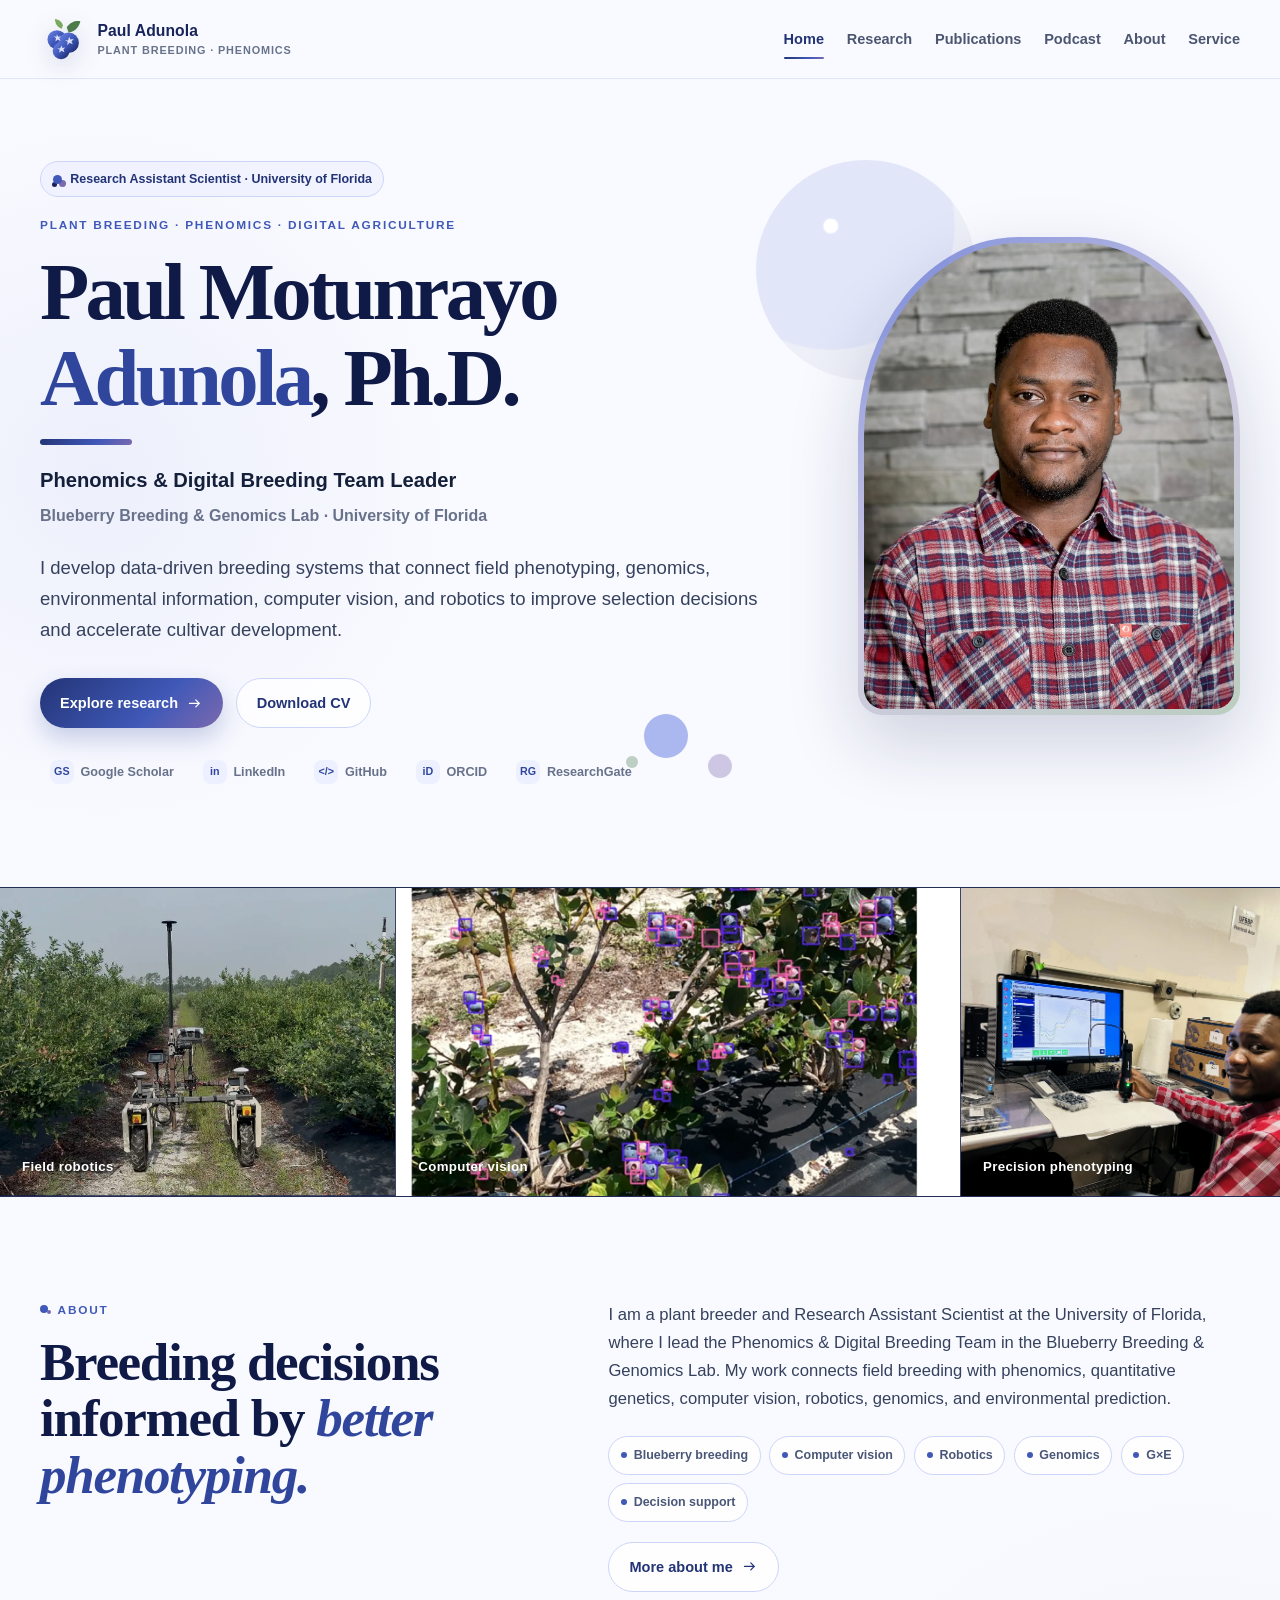
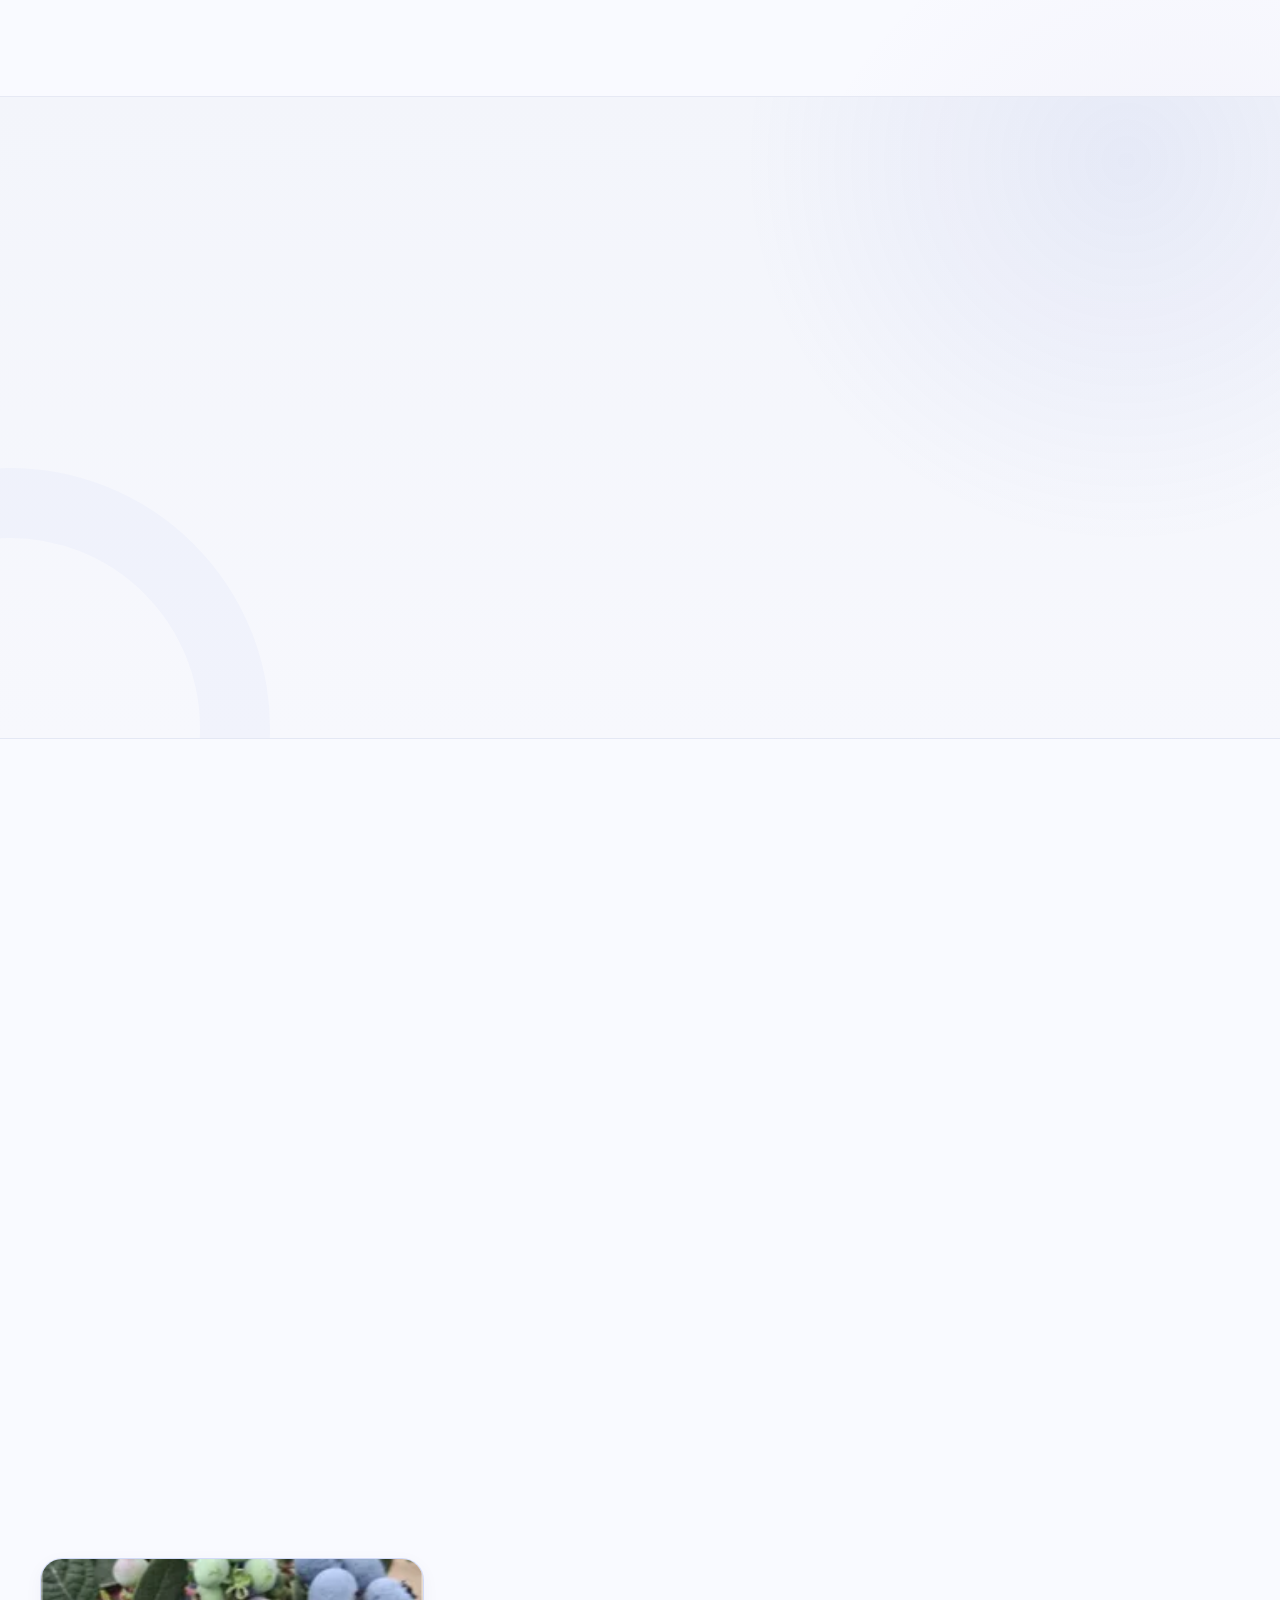
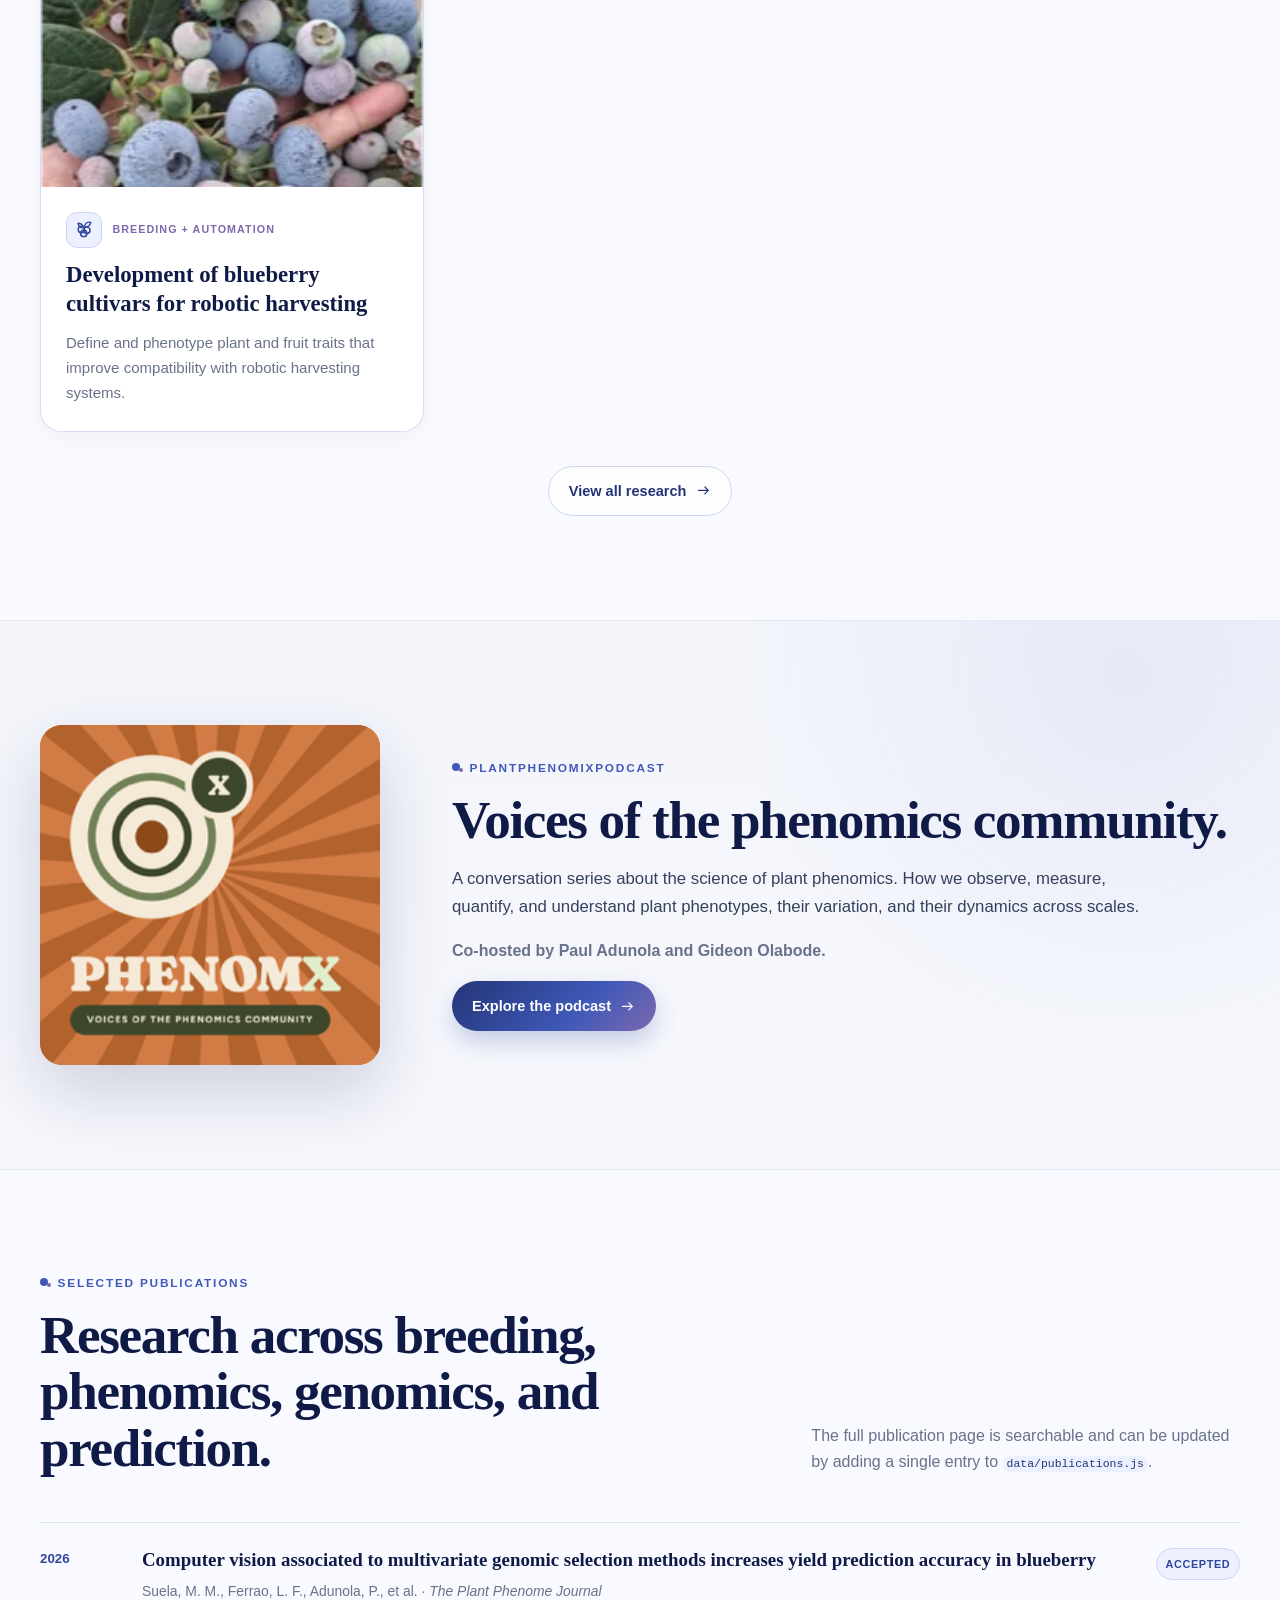
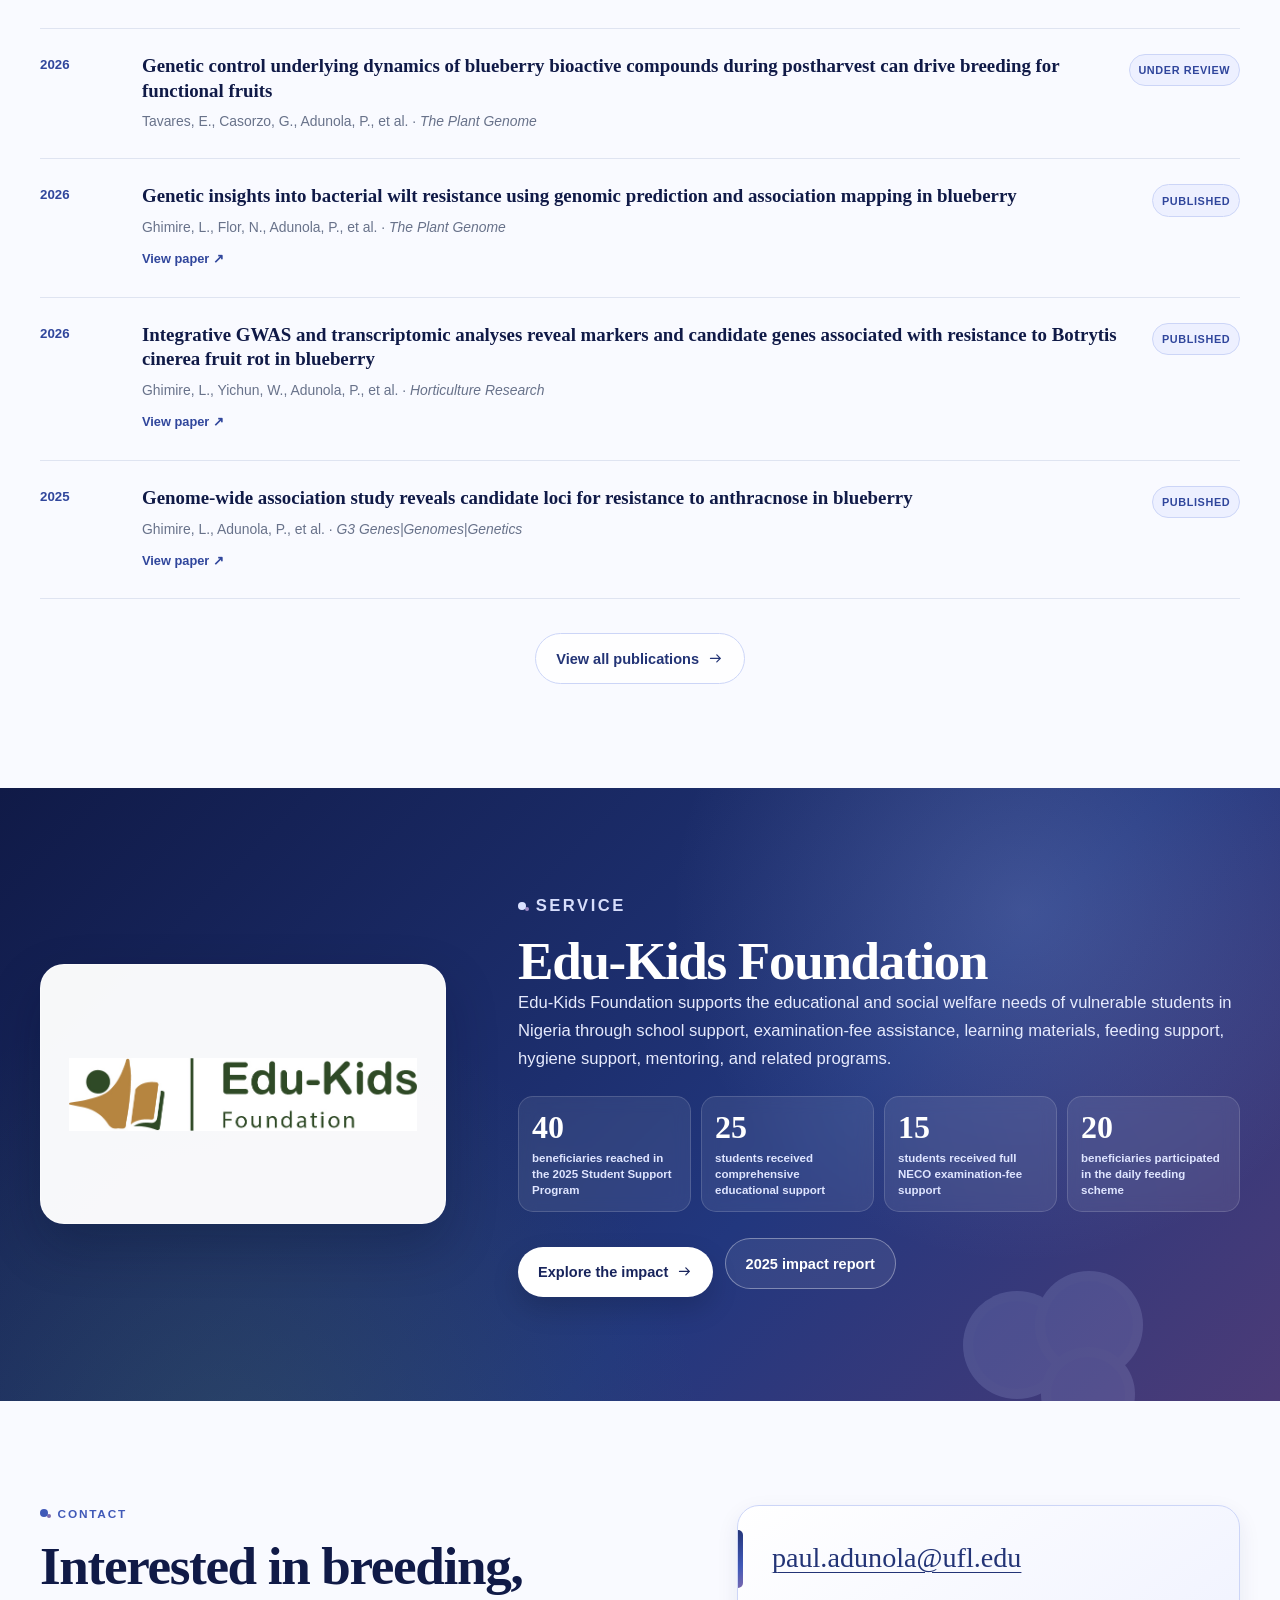
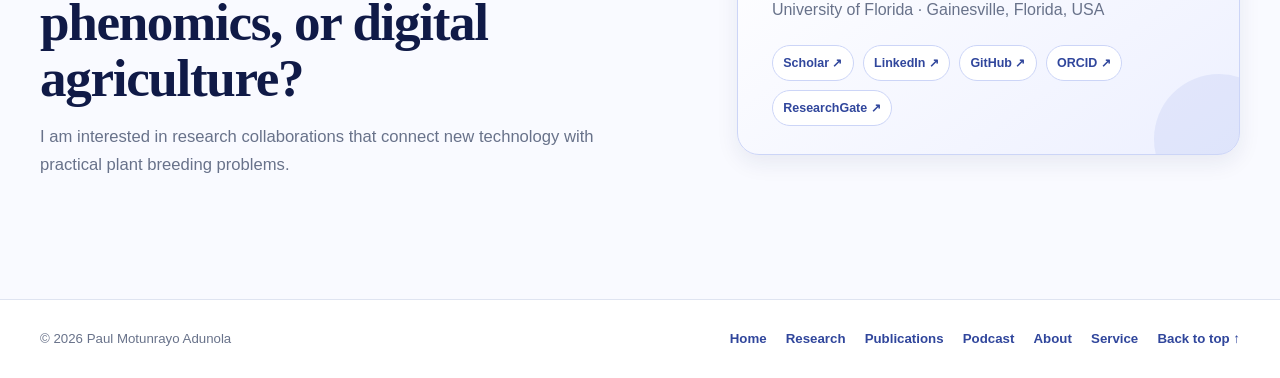
<file: index.html>
<!doctype html>
<html lang="en">

<head>
  <meta charset="utf-8">
  <meta name="viewport" content="width=device-width, initial-scale=1">
  <meta name="description"
    content="Paul Motunrayo Adunola, Ph.D. — Research Assistant Scientist and Phenomics & Digital Breeding Team Leader at the University of Florida. Plant breeding, computer vision, robotics, genomics, phenomics, environmics, and decision support.">
  <meta name="author" content="Paul Motunrayo Adunola">
  <meta name="theme-color" content="#233476">
  <meta property="og:title" content="Paul Motunrayo Adunola, Ph.D.">
  <meta property="og:description"
    content="Plant breeding, phenomics, digital breeding, computer vision, robotics, and predictive breeding at the University of Florida.">
  <meta property="og:type" content="website">
  <meta property="og:image" content="assets/images/portrait.webp">
  <title>Paul Adunola | Plant Breeding, Phenomics & Digital Breeding</title>
  <link rel="icon" href="favicon.svg" type="image/svg+xml">
  <link rel="stylesheet" href="styles.css">
  <script>document.documentElement.classList.add('js');</script>
</head>

<body data-page="home">
  <div class="scroll-progress" aria-hidden="true"><span></span></div>
  <div class="cursor-glow" aria-hidden="true"></div>
  <a class="skip-link" href="#main">Skip to content</a>

  <svg class="svg-sprite" aria-hidden="true" focusable="false">
    <symbol id="icon-robot" viewBox="0 0 24 24">
      <rect x="5" y="7" width="14" height="9" rx="2" />
      <circle cx="9" cy="11" r="1.7" />
      <circle cx="15" cy="11" r="1.7" />
      <path d="M12 7V4m-3 12-2 3m8-3 2 3M8 20h8" />
    </symbol>
    <symbol id="icon-vision" viewBox="0 0 24 24">
      <path d="M2 12s3.5-6 10-6 10 6 10 6-3.5 6-10 6S2 12 2 12z" />
      <circle cx="12" cy="12" r="3" />
      <path d="M4 4h4M4 4v4m16-4h-4m4 0v4M4 20h4m-4 0v-4m16 4h-4m4 0v-4" />
    </symbol>
    <symbol id="icon-harvest" viewBox="0 0 24 24">
      <circle cx="8" cy="12" r="4" />
      <circle cx="15" cy="13" r="4" />
      <circle cx="11" cy="17" r="4" />
      <path d="M12 8c1-4 4-6 8-5-1 4-3 6-8 6M10 8C9 5 7 4 4 4c0 3 2 5 5 6" />
    </symbol>
    <symbol id="icon-data" viewBox="0 0 24 24">
      <path d="M4 18V9m5 9V5m5 13v-7m5 7V3" />
      <path d="M3 20h18" />
      <circle cx="4" cy="9" r="1" />
      <circle cx="9" cy="5" r="1" />
      <circle cx="14" cy="11" r="1" />
      <circle cx="19" cy="3" r="1" />
    </symbol>
    <symbol id="icon-globe" viewBox="0 0 24 24">
      <circle cx="12" cy="12" r="9" />
      <path d="M3 12h18M12 3c3 3 4.5 6 4.5 9S15 18 12 21c-3-3-4.5-6-4.5-9S9 6 12 3z" />
    </symbol>
    <symbol id="icon-decision" viewBox="0 0 24 24">
      <path d="M4 6h16M4 12h16M4 18h16" />
      <circle cx="9" cy="6" r="2" />
      <circle cx="15" cy="12" r="2" />
      <circle cx="11" cy="18" r="2" />
    </symbol>
    <symbol id="icon-arrow" viewBox="0 0 24 24">
      <path d="M5 12h14m-5-5 5 5-5 5" />
    </symbol>
    <symbol id="icon-expand" viewBox="0 0 24 24">
      <path d="M8 3H3v5m13-5h5v5M8 21H3v-5m13 5h5v-5" />
    </symbol>
  </svg>

  <header class="site-header" id="top">
    <div class="nav-wrap">
      <a class="brand" href="index.html" aria-label="Paul Adunola home">
        <img class="brand-mark" src="assets/icons/blueberry-mark.svg" alt="" aria-hidden="true">
        <span class="brand-copy"><strong>Paul Adunola</strong><small>Plant Breeding · Phenomics</small></span>
      </a>
      <button class="nav-toggle" aria-expanded="false" aria-controls="primary-nav"
        aria-label="Open navigation"><span></span><span></span><span></span></button>
      <nav id="primary-nav" class="primary-nav" aria-label="Primary navigation"><a href="index.html" data-page="home">Home</a><a href="research.html" data-page="research">Research</a><a href="publications.html" data-page="publications">Publications</a><a href="podcast.html" data-page="podcast">Podcast</a><a href="about.html" data-page="about">About</a><a href="service.html" data-page="service">Service</a></nav>
    </div>
  </header>

  <main id="main">
    <section class="hero section-shell" data-reveal>
      <div class="hero-copy">
        <div class="hero-badge"><span class="berry-dot"></span> Research Assistant Scientist · University of Florida
        </div>
        <p class="eyebrow">Plant breeding · phenomics · digital agriculture</p>
        <h1>Paul Motunrayo <span>Adunola</span>, Ph.D.</h1>
        <p class="role">Phenomics &amp; Digital Breeding Team Leader</p>
        <p class="affiliation">Blueberry Breeding &amp; Genomics Lab · University of Florida</p>
        <p class="hero-statement">I develop data-driven breeding systems that connect field phenotyping, genomics,
          environmental information, computer vision, and robotics to improve selection decisions and accelerate
          cultivar development.</p>
        <div class="hero-actions">
          <a class="button button-primary interactive-button" href="research.html"><span>Explore research</span><svg>
              <use href="#icon-arrow"></use>
            </svg></a>
          <a class="button button-secondary interactive-button" href="assets/docs/Paul_Adunola_CV.docx"
            download><span>Download CV</span></a>
        </div>
        <div class="social-links" aria-label="Professional profiles">
          <a href="https://scholar.google.com/citations?user=qVmeOGcAAAAJ&hl=en" target="_blank"
            rel="noopener"><span>GS</span>Google Scholar</a>
          <a href="https://www.linkedin.com/in/paul-adunola-page/" target="_blank"
            rel="noopener"><span>in</span>LinkedIn</a>
          <a href="https://github.com/Pauliben" target="_blank" rel="noopener"><span>&lt;/&gt;</span>GitHub</a>
          <a href="https://orcid.org/0000-0003-1426-5248" target="_blank" rel="noopener"><span>iD</span>ORCID</a>
          <a href="https://www.researchgate.net/profile/Paul-Adunola" target="_blank"
            rel="noopener"><span>RG</span>ResearchGate</a>
        </div>
      </div>
      <figure class="hero-portrait image-frame">
        <a class="image-link" href="assets/images/portrait.webp" data-lightbox
          data-caption="Professional portrait — Paul Motunrayo Adunola, Ph.D.">
          <img src="assets/images/portrait.webp" alt="Portrait of Paul Adunola" width="1362" height="2048">
          <span class="image-action"><svg>
              <use href="#icon-expand"></use>
            </svg> View</span>
        </a>
      </figure>
    </section>

    <section class="image-ribbon" aria-label="Research highlights" data-reveal>
      <figure><a class="image-link" href="assets/images/farmng-field.webp" data-lightbox
          data-caption="Field robotics in blueberry breeding"><img src="assets/images/farmng-field.webp"
            alt="Field robotic platform operating between blueberry rows" loading="lazy"><span
            class="image-action"><svg>
              <use href="#icon-expand"></use>
            </svg></span></a>
        <figcaption>Field robotics</figcaption>
      </figure>
      <figure><a class="image-link" href="assets/images/berry-detection.webp" data-lightbox
          data-caption="Computer vision for berry detection and maturity classification"><img
            src="assets/images/berry-detection.webp" alt="Computer vision detections on blueberry plants in the field"
            loading="lazy"><span class="image-action"><svg>
              <use href="#icon-expand"></use>
            </svg></span></a>
        <figcaption>Computer vision</figcaption>
      </figure>
      <figure><a class="image-link" href="assets/images/nir-phenotyping.webp" data-lightbox
          data-caption="Near-infrared phenotyping of blueberry fruit"><img src="assets/images/nir-phenotyping.webp"
            alt="Near-infrared phenotyping of blueberry fruit" loading="lazy"><span class="image-action"><svg>
              <use href="#icon-expand"></use>
            </svg></span></a>
        <figcaption>Precision phenotyping</figcaption>
      </figure>
    </section>

    <section class="section section-shell about-grid" id="about" data-reveal>
      <div>
        <p class="section-kicker">About</p>
        <h2>Breeding decisions informed by <em>better phenotyping.</em></h2>
      </div>
      <div class="prose">
        <p>I am a plant breeder and Research Assistant Scientist at the University of Florida, where I lead the Phenomics &amp; Digital Breeding Team in the Blueberry Breeding &amp; Genomics Lab. My work connects field breeding with phenomics, quantitative genetics, computer vision, robotics, genomics, and environmental prediction.</p>
        <div class="about-chips"><span>Blueberry breeding</span><span>Computer vision</span><span>Robotics</span><span>Genomics</span><span>G×E</span><span>Decision support</span></div>
        <div class="section-cta" style="justify-content:flex-start; margin-top:1.25rem;"><a class="button button-secondary interactive-button" href="about.html"><span>More about me</span><svg><use href="#icon-arrow"></use></svg></a></div>
      </div>
    </section>

    <section class="section section-alt latest-section" id="latest">
      <div class="section-shell">
        <div class="section-heading compact" data-reveal>
          <div>
            <p class="section-kicker">Latest</p>
            <h2>What I am working on now.</h2>
          </div>
        </div>
        <div class="latest-grid" id="latest-feed">
          <div class="empty-state">Loading latest updates…</div>
        </div>
      </div>
    </section>

    <section class="section section-shell research-preview-section">
      <div class="section-heading" data-reveal>
        <div>
          <p class="section-kicker">Featured research</p>
          <h2>Research built around practical breeding decisions.</h2>
        </div>
      </div>
      <div class="research-grid" id="featured-research">
        <div class="empty-state">Loading research…</div>
      </div>
      <div class="section-cta" data-reveal><a class="button button-secondary interactive-button"
          href="research.html"><span>View all research</span><svg>
            <use href="#icon-arrow"></use>
          </svg></a></div>
    </section>

    <section class="section section-alt home-podcast-section">
      <div class="section-shell podcast-teaser" data-reveal>
        <a class="podcast-logo-wrap image-link" href="assets/images/phenomix-logo.png" data-lightbox
          data-caption="PlantPhenomixPodcast — Voices of the Phenomics Community"><img
            src="assets/images/phenomix-logo.png" alt="PlantPhenomixPodcast logo"><span class="image-action"><svg>
              <use href="#icon-expand"></use>
            </svg> View</span></a>
        <div>
          <p class="section-kicker">PlantPhenomixPodcast</p>
          <h2>Voices of the phenomics community.</h2>
          <p class="podcast-intro">A conversation series about the science of plant phenomics. How we observe, measure,
            quantify, and understand plant phenotypes, their variation, and their dynamics across scales.</p>
          <p class="podcast-hosts">Co-hosted by Paul Adunola and Gideon Olabode.</p>
          <a class="button button-primary interactive-button" href="podcast.html"><span>Explore the podcast</span><svg>
              <use href="#icon-arrow"></use>
            </svg></a>
        </div>
      </div>
    </section>

    <section class="section section-shell publications-home">
      <div class="section-heading" data-reveal>
        <div>
          <p class="section-kicker">Selected publications</p>
          <h2>Research across breeding, phenomics, genomics, and prediction.</h2>
        </div>
        <p>The full publication page is searchable and can be updated by adding a single entry to
          <code>data/publications.js</code>.
        </p>
      </div>
      <div class="publication-list" id="featured-publications">
        <div class="empty-state">Loading publications…</div>
      </div>
      <div class="section-cta" data-reveal><a class="button button-secondary interactive-button"
          href="publications.html"><span>View all publications</span><svg>
            <use href="#icon-arrow"></use>
          </svg></a></div>
    </section>

    <section class="section service-section service-preview" data-reveal>
      <div class="service-berries" aria-hidden="true"><span></span><span></span><span></span></div>
      <div class="section-shell service-preview-grid">
        <a class="edukids-logo-panel image-link" href="assets/images/edukids/edukids-logo.png" data-lightbox
          data-caption="Edu-Kids Foundation">
          <img src="assets/images/edukids/edukids-logo.png" alt="Edu-Kids Foundation logo" loading="lazy">
          <span class="image-action"><svg>
              <use href="#icon-expand"></use>
            </svg> View</span>
        </a>
        <div>
          <p class="section-kicker light">Service</p>
          <h2>Edu-Kids Foundation</h2>
          <p id="edukids-home-summary">Supporting access to education and student welfare in Nigeria.</p>
          <div class="impact-mini-grid" id="edukids-home-stats"></div>
          <div class="service-link-row">
            <a class="button button-light interactive-button" href="service.html"><span>Explore the impact</span><svg>
                <use href="#icon-arrow"></use>
              </svg></a>
            <a id="edukids-home-report" class="button button-ghost-light interactive-button"
              href="assets/docs/Edu-Kids_Impact_Report_2025.pdf" target="_blank" rel="noopener"><span>2025 impact
                report</span></a>
          </div>
        </div>
      </div>
    </section>

    <section class="section section-shell contact-section" data-reveal>
      <div>
        <p class="section-kicker">Contact</p>
        <h2>Interested in breeding, phenomics, or digital agriculture?</h2>
        <p class="contact-copy">I am interested in research collaborations that connect new technology with practical
          plant breeding problems.</p>
      </div>
      <div class="contact-card"><span class="contact-berry" aria-hidden="true"></span><a class="email-link"
          href="mailto:paul.adunola@ufl.edu">paul.adunola@ufl.edu</a>
        <p>University of Florida · Gainesville, Florida, USA</p>
        <div class="contact-links"><a href="https://scholar.google.com/citations?user=qVmeOGcAAAAJ&hl=en"
            target="_blank" rel="noopener">Scholar ↗</a><a href="https://www.linkedin.com/in/paul-adunola-page/"
            target="_blank" rel="noopener">LinkedIn ↗</a><a href="https://github.com/Pauliben" target="_blank"
            rel="noopener">GitHub ↗</a><a href="https://orcid.org/0000-0003-1426-5248" target="_blank"
            rel="noopener">ORCID ↗</a><a href="https://www.researchgate.net/profile/Paul-Adunola" target="_blank"
            rel="noopener">ResearchGate ↗</a></div>
      </div>
    </section>
  </main>

  <footer class="site-footer">
    <div class="section-shell footer-inner">
      <p>© <span id="year"></span> Paul Motunrayo Adunola</p>
      <div class="footer-nav"><a href="index.html">Home</a><a href="research.html">Research</a><a href="publications.html">Publications</a><a href="podcast.html">Podcast</a><a href="about.html">About</a><a href="service.html">Service</a><a href="#top">Back to top ↑</a></div>
    </div>
  </footer>

  <dialog class="lightbox" id="lightbox" aria-label="Image viewer"><button class="lightbox-close" type="button"
      aria-label="Close image viewer">×</button>
    <div class="lightbox-inner"><img id="lightbox-image" alt="">
      <div class="lightbox-meta">
        <p id="lightbox-caption"></p><a id="lightbox-original" href="#" target="_blank" rel="noopener">Open full image
          ↗</a>
      </div>
    </div>
  </dialog>
  <script src="data/latest.js"></script>
  <script src="data/publications.js"></script>
  <script src="data/research.js"></script>
  <script src="data/podcast.js"></script>
  <script src="data/edukids.js"></script>
  <script src="script.js"></script>
</body>

</html>
</file>
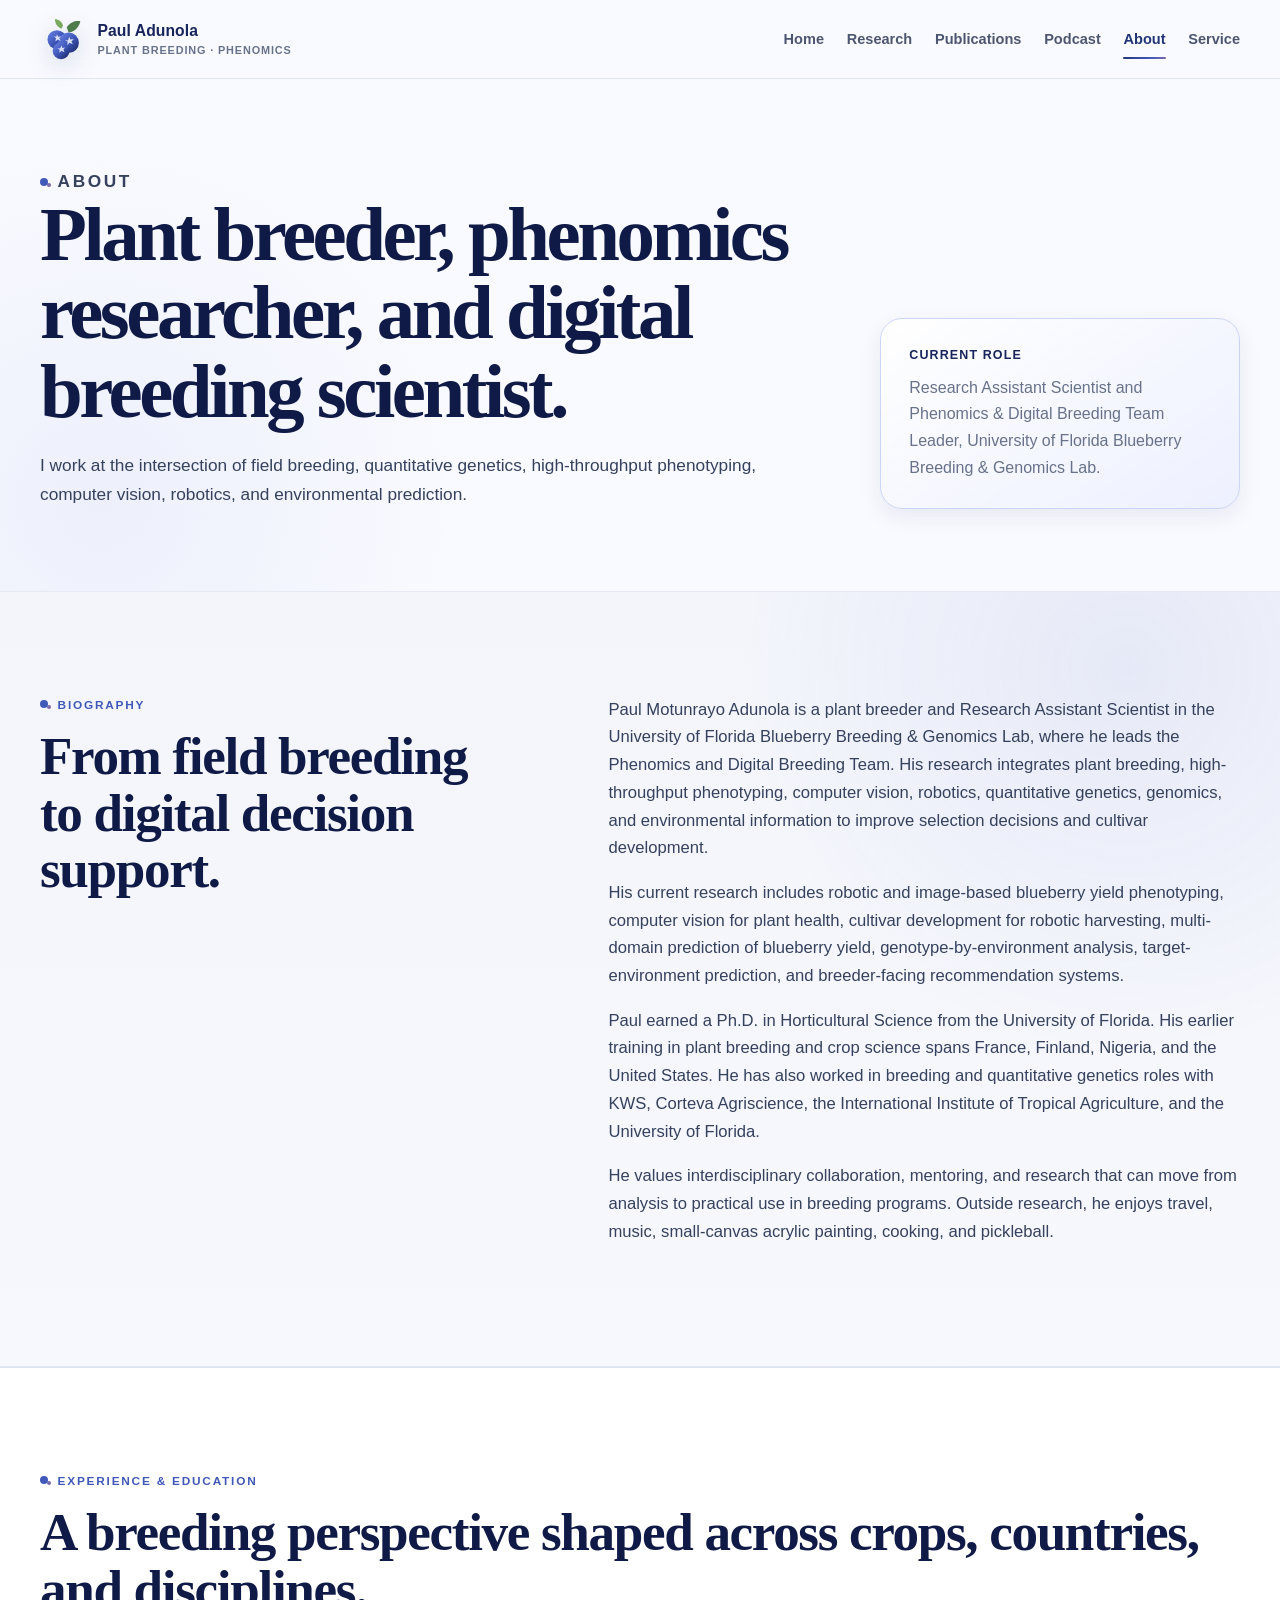
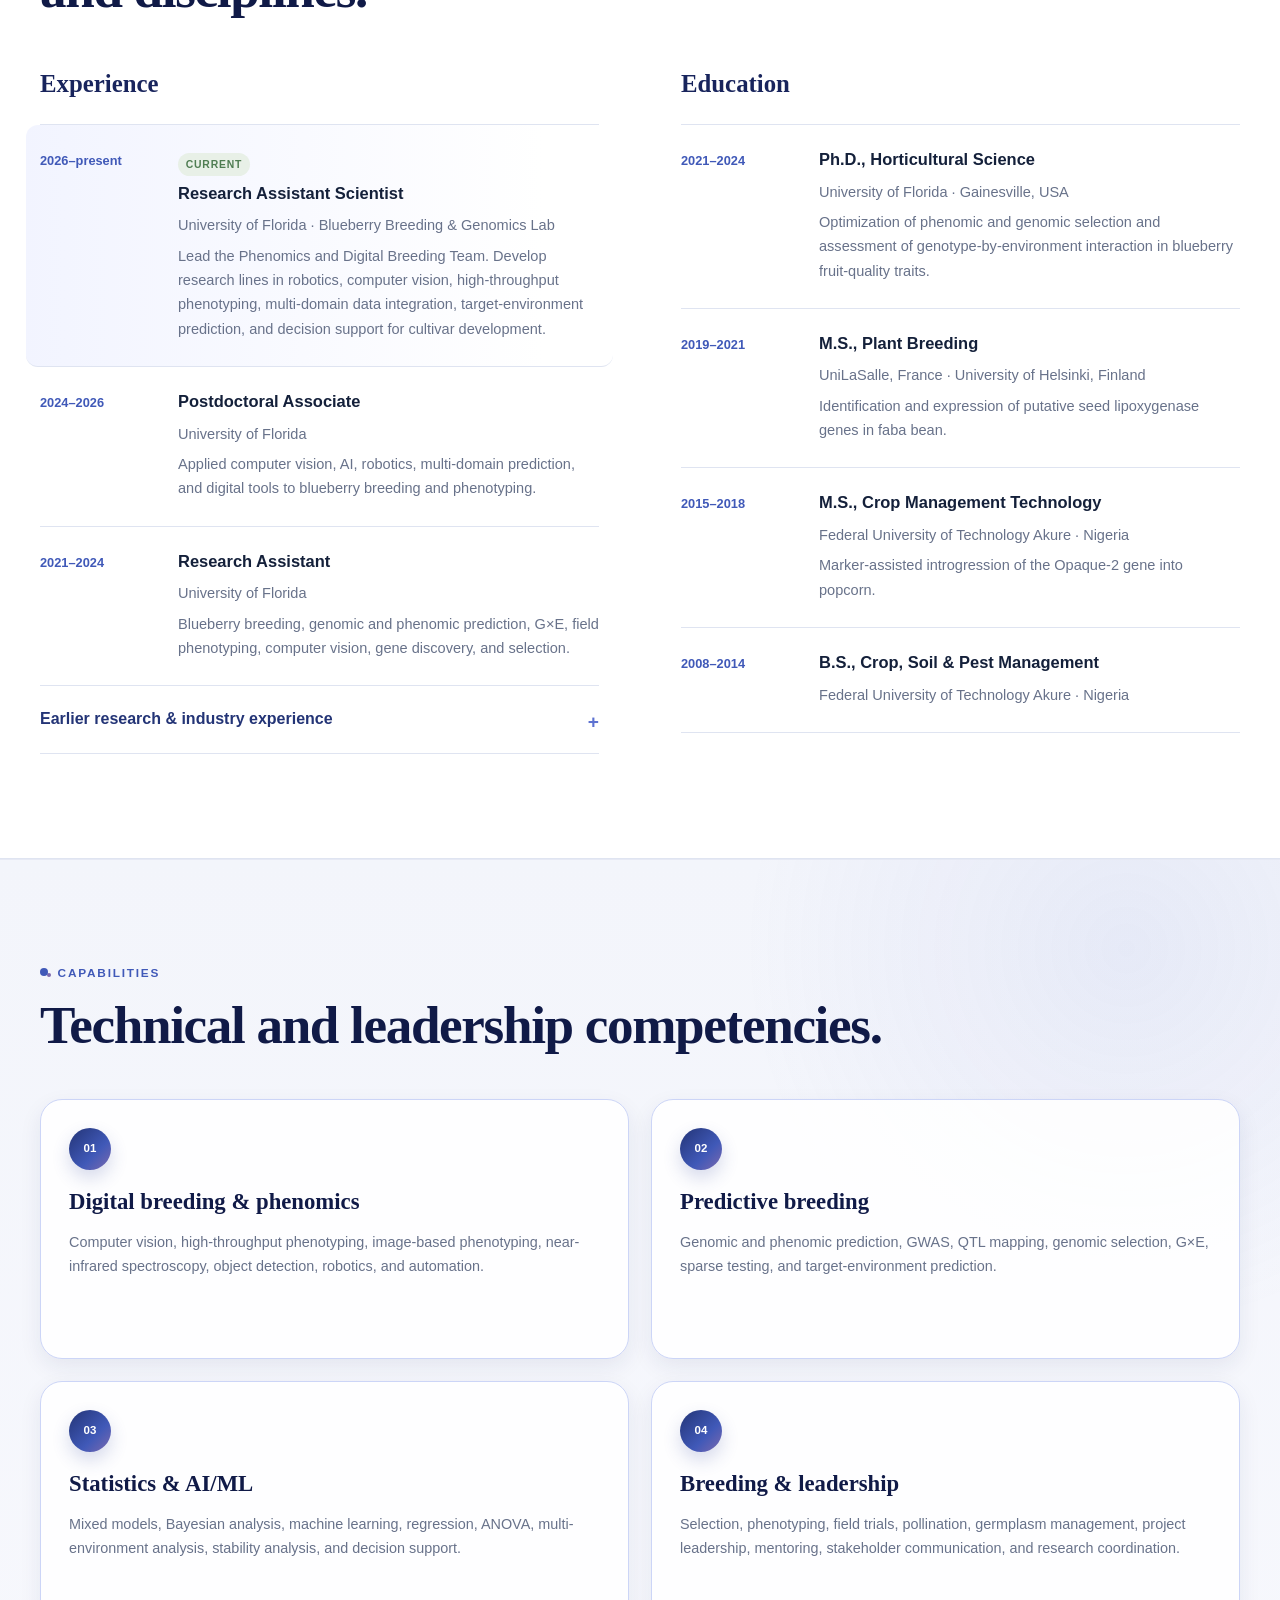
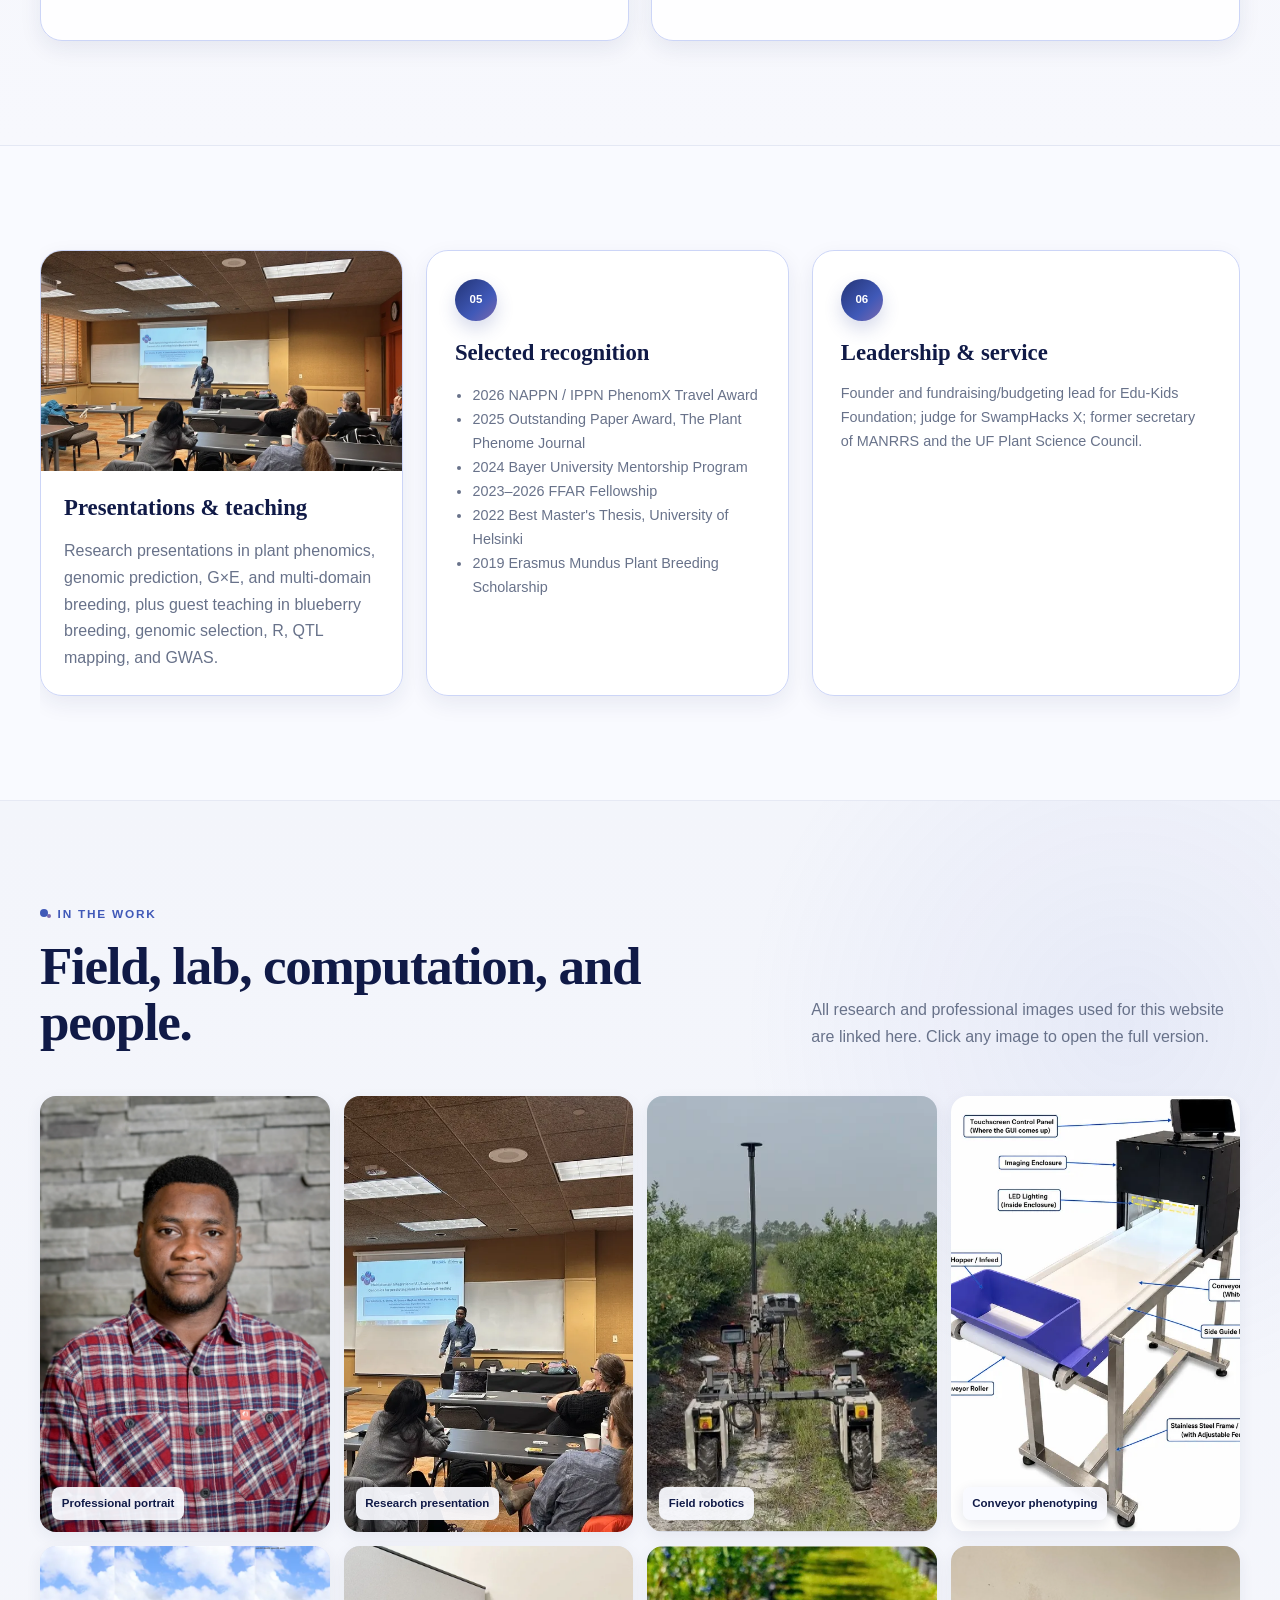
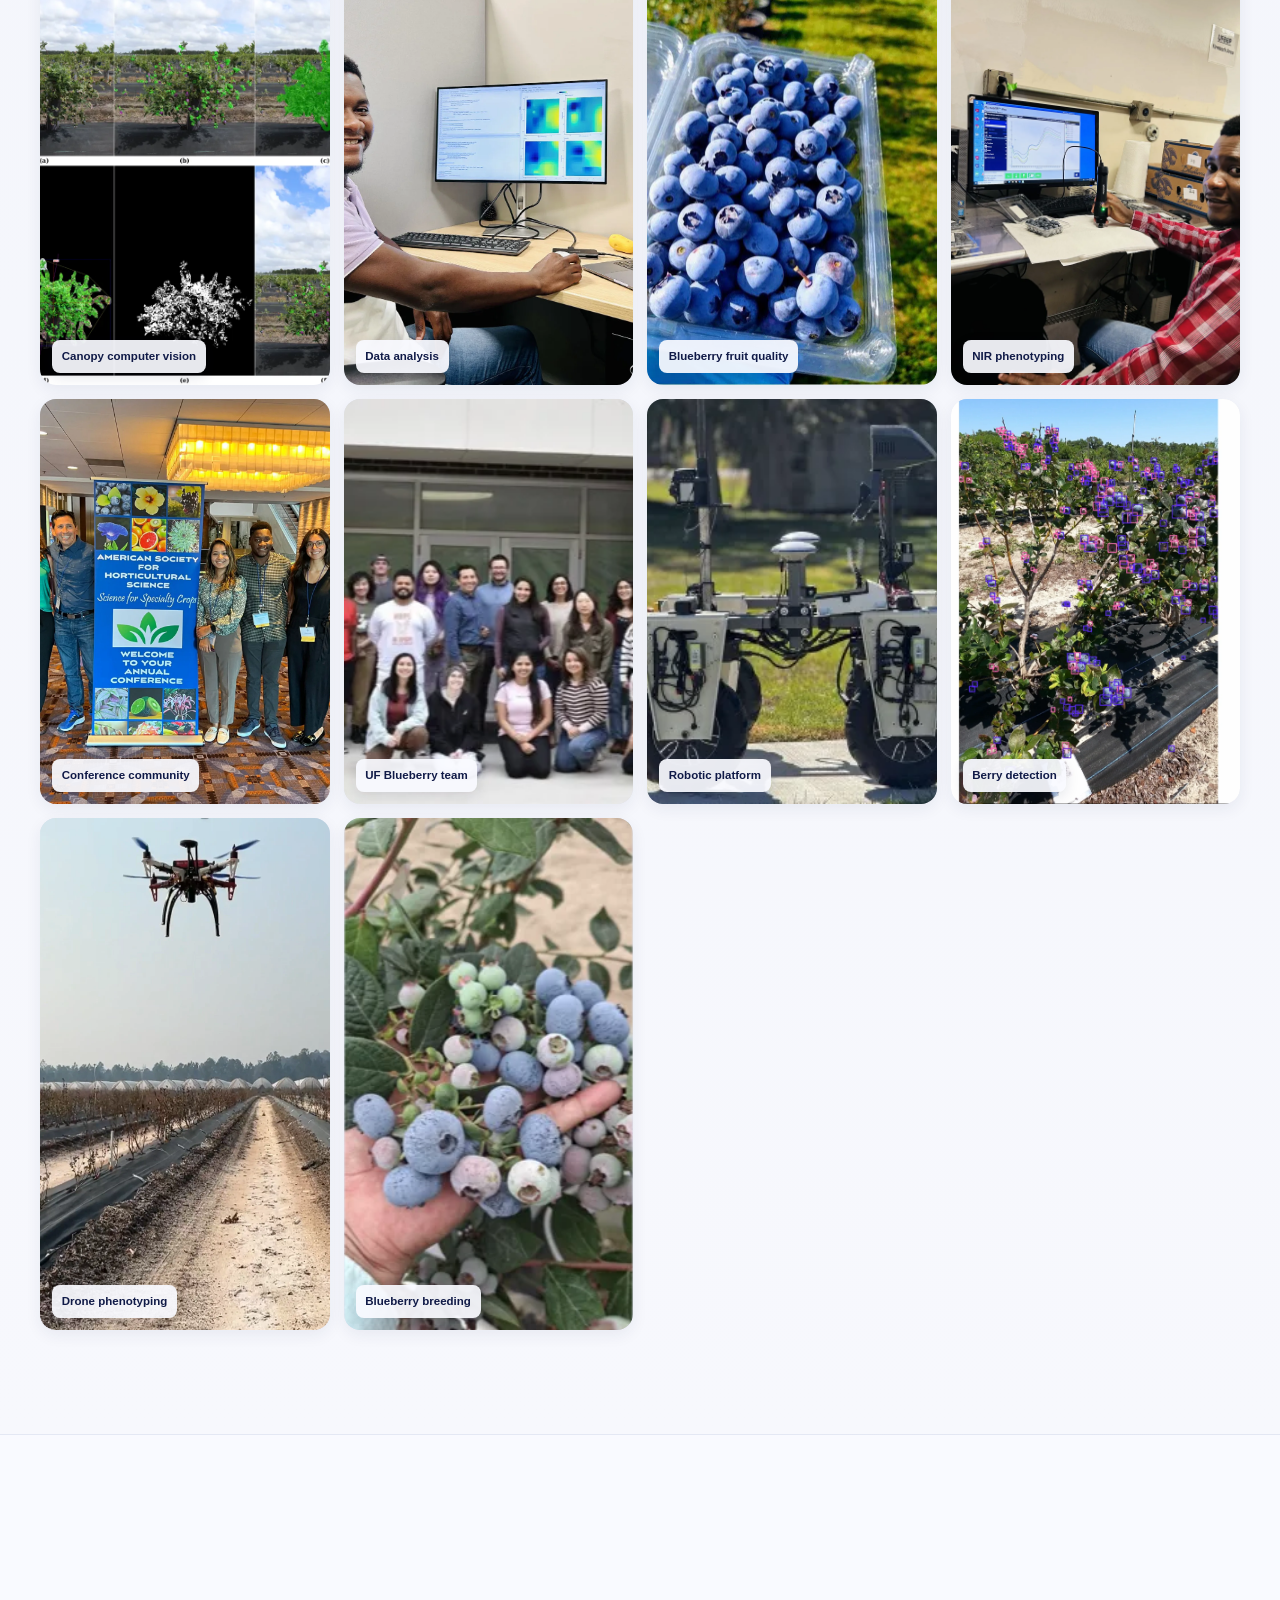
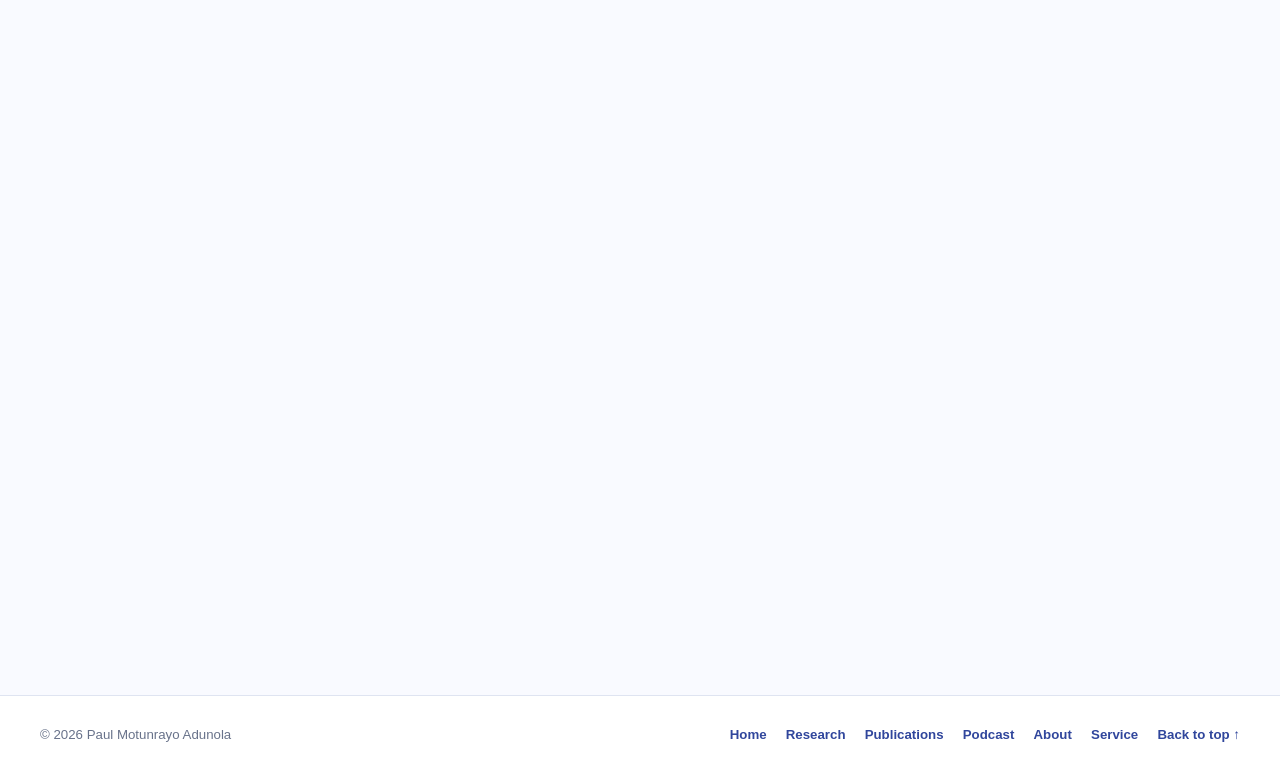
<file: about.html>
<!doctype html><html lang="en"><head>
<meta charset="utf-8"><meta name="viewport" content="width=device-width, initial-scale=1">
<meta name="description" content="About Paul Motunrayo Adunola, Research Assistant Scientist and Phenomics & Digital Breeding Team Leader at the University of Florida."><meta name="author" content="Paul Motunrayo Adunola"><meta name="theme-color" content="#233476">
<title>About | Paul Adunola</title><link rel="icon" href="favicon.svg" type="image/svg+xml"><link rel="stylesheet" href="styles.css"><script>document.documentElement.classList.add('js');</script></head><body data-page="about"><div class="scroll-progress" aria-hidden="true"><span></span></div><div class="cursor-glow" aria-hidden="true"></div><a class="skip-link" href="#main">Skip to content</a><svg class="svg-sprite" aria-hidden="true" focusable="false">
  <symbol id="icon-robot" viewBox="0 0 24 24"><rect x="5" y="7" width="14" height="9" rx="2"/><circle cx="9" cy="11" r="1.7"/><circle cx="15" cy="11" r="1.7"/><path d="M12 7V4m-3 12-2 3m8-3 2 3M8 20h8"/></symbol>
  <symbol id="icon-vision" viewBox="0 0 24 24"><path d="M2 12s3.5-6 10-6 10 6 10 6-3.5 6-10 6S2 12 2 12z"/><circle cx="12" cy="12" r="3"/><path d="M4 4h4M4 4v4m16-4h-4m4 0v4M4 20h4m-4 0v-4m16 4h-4m4 0v-4"/></symbol>
  <symbol id="icon-harvest" viewBox="0 0 24 24"><circle cx="8" cy="12" r="4"/><circle cx="15" cy="13" r="4"/><circle cx="11" cy="17" r="4"/><path d="M12 8c1-4 4-6 8-5-1 4-3 6-8 6M10 8C9 5 7 4 4 4c0 3 2 5 5 6"/></symbol>
  <symbol id="icon-data" viewBox="0 0 24 24"><path d="M4 18V9m5 9V5m5 13v-7m5 7V3"/><path d="M3 20h18"/><circle cx="4" cy="9" r="1"/><circle cx="9" cy="5" r="1"/><circle cx="14" cy="11" r="1"/><circle cx="19" cy="3" r="1"/></symbol>
  <symbol id="icon-globe" viewBox="0 0 24 24"><circle cx="12" cy="12" r="9"/><path d="M3 12h18M12 3c3 3 4.5 6 4.5 9S15 18 12 21c-3-3-4.5-6-4.5-9S9 6 12 3z"/></symbol>
  <symbol id="icon-decision" viewBox="0 0 24 24"><path d="M4 6h16M4 12h16M4 18h16"/><circle cx="9" cy="6" r="2"/><circle cx="15" cy="12" r="2"/><circle cx="11" cy="18" r="2"/></symbol>
  <symbol id="icon-arrow" viewBox="0 0 24 24"><path d="M5 12h14m-5-5 5 5-5 5"/></symbol>
  <symbol id="icon-expand" viewBox="0 0 24 24"><path d="M8 3H3v5m13-5h5v5M8 21H3v-5m13 5h5v-5"/></symbol>
</svg>
<header class="site-header" id="top"><div class="nav-wrap"><a class="brand" href="index.html" aria-label="Paul Adunola home"><img class="brand-mark" src="assets/icons/blueberry-mark.svg" alt="" aria-hidden="true"><span class="brand-copy"><strong>Paul Adunola</strong><small>Plant Breeding · Phenomics</small></span></a><button class="nav-toggle" aria-expanded="false" aria-controls="primary-nav" aria-label="Open navigation"><span></span><span></span><span></span></button><nav id="primary-nav" class="primary-nav" aria-label="Primary navigation"><a href="index.html" data-page="home">Home</a><a href="research.html" data-page="research">Research</a><a href="publications.html" data-page="publications">Publications</a><a href="podcast.html" data-page="podcast">Podcast</a><a href="about.html" data-page="about">About</a><a href="service.html" data-page="service">Service</a></nav></div></header><main id="main">
<section class="page-hero section-shell" data-reveal><div class="page-hero-inner"><div><p class="section-kicker">About</p><h1>Plant breeder, phenomics researcher, and digital breeding scientist.</h1><p>I work at the intersection of field breeding, quantitative genetics, high-throughput phenotyping, computer vision, robotics, and environmental prediction.</p></div><div class="page-hero-aside"><strong>Current role</strong><span>Research Assistant Scientist and Phenomics & Digital Breeding Team Leader, University of Florida Blueberry Breeding & Genomics Lab.</span></div></div></section>
<section class="section section-alt"><div class="section-shell about-grid" data-reveal><div><p class="section-kicker">Biography</p><h2>From field breeding to digital decision support.</h2></div><div class="prose"><p>Paul Motunrayo Adunola is a plant breeder and Research Assistant Scientist in the University of Florida Blueberry Breeding &amp; Genomics Lab, where he leads the Phenomics and Digital Breeding Team. His research integrates plant breeding, high-throughput phenotyping, computer vision, robotics, quantitative genetics, genomics, and environmental information to improve selection decisions and cultivar development.</p><p>His current research includes robotic and image-based blueberry yield phenotyping, computer vision for plant health, cultivar development for robotic harvesting, multi-domain prediction of blueberry yield, genotype-by-environment analysis, target-environment prediction, and breeder-facing recommendation systems.</p><p>Paul earned a Ph.D. in Horticultural Science from the University of Florida. His earlier training in plant breeding and crop science spans France, Finland, Nigeria, and the United States. He has also worked in breeding and quantitative genetics roles with KWS, Corteva Agriscience, the International Institute of Tropical Agriculture, and the University of Florida.</p><p>He values interdisciplinary collaboration, mentoring, and research that can move from analysis to practical use in breeding programs. Outside research, he enjoys travel, music, small-canvas acrylic painting, cooking, and pickleball.</p></div></div></section>
<section id="experience" class="section experience-section"><div class="section-shell"><div class="section-heading compact" data-reveal><div><p class="section-kicker">Experience &amp; education</p><h2>A breeding perspective shaped across crops, countries, and disciplines.</h2></div></div><div class="two-column"><div data-reveal><h3 class="column-title">Experience</h3><div class="timeline"><article class="timeline-item current"><div class="timeline-date">2026–present</div><div><span class="current-pill">Current</span><h4>Research Assistant Scientist</h4><p class="muted">University of Florida · Blueberry Breeding &amp; Genomics Lab</p><p>Lead the Phenomics and Digital Breeding Team. Develop research lines in robotics, computer vision, high-throughput phenotyping, multi-domain data integration, target-environment prediction, and decision support for cultivar development.</p></div></article><article class="timeline-item"><div class="timeline-date">2024–2026</div><div><h4>Postdoctoral Associate</h4><p class="muted">University of Florida</p><p>Applied computer vision, AI, robotics, multi-domain prediction, and digital tools to blueberry breeding and phenotyping.</p></div></article><article class="timeline-item"><div class="timeline-date">2021–2024</div><div><h4>Research Assistant</h4><p class="muted">University of Florida</p><p>Blueberry breeding, genomic and phenomic prediction, G×E, field phenotyping, computer vision, gene discovery, and selection.</p></div></article><details class="timeline-more"><summary>Earlier research &amp; industry experience</summary><div class="details-content"><p><strong>2021 · KWS, Germany</strong><br>Sugar beet breeding intern — root imaging and trial analysis.</p><p><strong>2020 · Corteva Agriscience, France</strong><br>Maize breeding intern — disease phenotyping and trial analysis.</p><p><strong>2020 · University of Florida</strong><br>Quantitative genetics intern — genomic prediction and stability analysis.</p><p><strong>2016–2017 · Federal University of Technology Akure, Nigeria</strong><br>Graduate research assistant — field trials in maize, soybean, sorghum, and Bambara groundnut.</p><p><strong>2012 · International Institute of Tropical Agriculture, Nigeria</strong><br>Cassava breeding intern — characterization and postharvest evaluation.</p></div></details></div></div><div data-reveal><h3 class="column-title">Education</h3><div class="timeline"><article class="timeline-item"><div class="timeline-date">2021–2024</div><div><h4>Ph.D., Horticultural Science</h4><p class="muted">University of Florida · Gainesville, USA</p><p>Optimization of phenomic and genomic selection and assessment of genotype-by-environment interaction in blueberry fruit-quality traits.</p></div></article><article class="timeline-item"><div class="timeline-date">2019–2021</div><div><h4>M.S., Plant Breeding</h4><p class="muted">UniLaSalle, France · University of Helsinki, Finland</p><p>Identification and expression of putative seed lipoxygenase genes in faba bean.</p></div></article><article class="timeline-item"><div class="timeline-date">2015–2018</div><div><h4>M.S., Crop Management Technology</h4><p class="muted">Federal University of Technology Akure · Nigeria</p><p>Marker-assisted introgression of the Opaque-2 gene into popcorn.</p></div></article><article class="timeline-item"><div class="timeline-date">2008–2014</div><div><h4>B.S., Crop, Soil &amp; Pest Management</h4><p class="muted">Federal University of Technology Akure · Nigeria</p></div></article></div></div></div></div></section>
<section class="section section-alt"><div class="section-shell"><div class="section-heading compact" data-reveal><div><p class="section-kicker">Capabilities</p><h2>Technical and leadership competencies.</h2></div></div><div class="capability-grid"><article class="plain-card interactive-card" data-reveal><div class="plain-card-icon">01</div><h3>Digital breeding &amp; phenomics</h3><p>Computer vision, high-throughput phenotyping, image-based phenotyping, near-infrared spectroscopy, object detection, robotics, and automation.</p></article><article class="plain-card interactive-card" data-reveal><div class="plain-card-icon">02</div><h3>Predictive breeding</h3><p>Genomic and phenomic prediction, GWAS, QTL mapping, genomic selection, G×E, sparse testing, and target-environment prediction.</p></article><article class="plain-card interactive-card" data-reveal><div class="plain-card-icon">03</div><h3>Statistics &amp; AI/ML</h3><p>Mixed models, Bayesian analysis, machine learning, regression, ANOVA, multi-environment analysis, stability analysis, and decision support.</p></article><article class="plain-card interactive-card" data-reveal><div class="plain-card-icon">04</div><h3>Breeding &amp; leadership</h3><p>Selection, phenotyping, field trials, pollination, germplasm management, project leadership, mentoring, stakeholder communication, and research coordination.</p></article></div></div></section>
<section id="presentations" class="section section-shell community-section"><div class="three-column-cards"><article class="photo-card interactive-card" data-reveal><a class="image-link" href="assets/images/conference-presentation.webp" data-lightbox data-caption="Research presentation on multi-domain integration for blueberry yield prediction"><img src="assets/images/conference-presentation.webp" alt="Paul Adunola presenting research at a conference" loading="lazy"><span class="image-action"><svg><use href="#icon-expand"></use></svg></span></a><div><h3>Presentations &amp; teaching</h3><p>Research presentations in plant phenomics, genomic prediction, G×E, and multi-domain breeding, plus guest teaching in blueberry breeding, genomic selection, R, QTL mapping, and GWAS.</p></div></article><article class="plain-card interactive-card" data-reveal><div class="plain-card-icon">05</div><h3>Selected recognition</h3><ul><li>2026 NAPPN / IPPN PhenomX Travel Award</li><li>2025 Outstanding Paper Award, The Plant Phenome Journal</li><li>2024 Bayer University Mentorship Program</li><li>2023–2026 FFAR Fellowship</li><li>2022 Best Master's Thesis, University of Helsinki</li><li>2019 Erasmus Mundus Plant Breeding Scholarship</li></ul></article><article class="plain-card interactive-card" data-reveal><div class="plain-card-icon">06</div><h3>Leadership &amp; service</h3><p>Founder and fundraising/budgeting lead for Edu-Kids Foundation; judge for SwampHacks X; former secretary of MANRRS and the UF Plant Science Council.</p></article></div></section>
<section class="section section-alt"><div class="section-shell gallery-section" data-reveal><div class="section-heading"><div><p class="section-kicker">In the work</p><h2>Field, lab, computation, and people.</h2></div><p>All research and professional images used for this website are linked here. Click any image to open the full version.</p></div><div class="gallery-grid-full">
<figure><a class="image-link" href="assets/images/portrait.webp" data-lightbox data-caption="Professional portrait"><img src="assets/images/portrait.webp" alt="Professional portrait of Paul Adunola" loading="lazy"><span class="image-action"><svg><use href="#icon-expand"></use></svg></span></a><figcaption>Professional portrait</figcaption></figure>
<figure><a class="image-link" href="assets/images/conference-presentation.webp" data-lightbox data-caption="Research presentation on multi-domain integration for blueberry yield prediction"><img src="assets/images/conference-presentation.webp" alt="Paul Adunola presenting research" loading="lazy"><span class="image-action"><svg><use href="#icon-expand"></use></svg></span></a><figcaption>Research presentation</figcaption></figure>
<figure><a class="image-link" href="assets/images/farmng-field.webp" data-lightbox data-caption="Farm-NG platform in a blueberry field"><img src="assets/images/farmng-field.webp" alt="Farm-NG platform between blueberry rows" loading="lazy"><span class="image-action"><svg><use href="#icon-expand"></use></svg></span></a><figcaption>Field robotics</figcaption></figure>
<figure><a class="image-link" href="assets/images/conveyor-system.webp" data-lightbox data-caption="Blueberry imaging and conveyor phenotyping system"><img src="assets/images/conveyor-system.webp" alt="Blueberry conveyor phenotyping system" loading="lazy"><span class="image-action"><svg><use href="#icon-expand"></use></svg></span></a><figcaption>Conveyor phenotyping</figcaption></figure>
<figure><a class="image-link" href="assets/images/canopy-computer-vision.webp" data-lightbox data-caption="Canopy segmentation and computer vision"><img src="assets/images/canopy-computer-vision.webp" alt="Blueberry canopy computer vision workflow" loading="lazy"><span class="image-action"><svg><use href="#icon-expand"></use></svg></span></a><figcaption>Canopy computer vision</figcaption></figure>
<figure><a class="image-link" href="assets/images/data-analysis-office.webp" data-lightbox data-caption="Data analysis and predictive breeding"><img src="assets/images/data-analysis-office.webp" alt="Paul Adunola working on data analysis" loading="lazy"><span class="image-action"><svg><use href="#icon-expand"></use></svg></span></a><figcaption>Data analysis</figcaption></figure>
<figure><a class="image-link" href="assets/images/blueberries-tray.webp" data-lightbox data-caption="Blueberry fruit quality"><img src="assets/images/blueberries-tray.webp" alt="Fresh blueberries in a tray" loading="lazy"><span class="image-action"><svg><use href="#icon-expand"></use></svg></span></a><figcaption>Blueberry fruit quality</figcaption></figure>
<figure><a class="image-link" href="assets/images/nir-phenotyping.webp" data-lightbox data-caption="Near-infrared blueberry phenotyping"><img src="assets/images/nir-phenotyping.webp" alt="Near-infrared blueberry phenotyping" loading="lazy"><span class="image-action"><svg><use href="#icon-expand"></use></svg></span></a><figcaption>NIR phenotyping</figcaption></figure>
<figure><a class="image-link" href="assets/images/ashs-conference.webp" data-lightbox data-caption="ASHS conference"><img src="assets/images/ashs-conference.webp" alt="Conference group photo" loading="lazy"><span class="image-action"><svg><use href="#icon-expand"></use></svg></span></a><figcaption>Conference community</figcaption></figure>
<figure><a class="image-link" href="assets/images/uf-blueberry-team.webp" data-lightbox data-caption="UF Blueberry Breeding and Genomics team"><img src="assets/images/uf-blueberry-team.webp" alt="UF Blueberry team group photo" loading="lazy"><span class="image-action"><svg><use href="#icon-expand"></use></svg></span></a><figcaption>UF Blueberry team</figcaption></figure>
<figure><a class="image-link" href="assets/images/farmng-rover.webp" data-lightbox data-caption="Farm-NG robotic platform"><img src="assets/images/farmng-rover.webp" alt="Farm-NG robotic platform" loading="lazy"><span class="image-action"><svg><use href="#icon-expand"></use></svg></span></a><figcaption>Robotic platform</figcaption></figure>
<figure><a class="image-link" href="assets/images/berry-detection.webp" data-lightbox data-caption="Berry detection and maturity classification"><img src="assets/images/berry-detection.webp" alt="Blueberry fruit detections" loading="lazy"><span class="image-action"><svg><use href="#icon-expand"></use></svg></span></a><figcaption>Berry detection</figcaption></figure>
<figure><a class="image-link" href="assets/images/drone-field.webp" data-lightbox data-caption="Drone-based field phenotyping"><img src="assets/images/drone-field.webp" alt="Drone over field research plots" loading="lazy"><span class="image-action"><svg><use href="#icon-expand"></use></svg></span></a><figcaption>Drone phenotyping</figcaption></figure>
<figure><a class="image-link" href="assets/images/blueberry-cluster.webp" data-lightbox data-caption="Blueberry cluster showing multiple maturity stages"><img src="assets/images/blueberry-cluster.webp" alt="Blueberry fruit cluster" loading="lazy"><span class="image-action"><svg><use href="#icon-expand"></use></svg></span></a><figcaption>Blueberry breeding</figcaption></figure>
</div></div></section>
<section class="section service-section" data-reveal><div class="service-berries" aria-hidden="true"><span></span><span></span><span></span></div><div class="section-shell service-grid"><div><p class="section-kicker light">Service</p><h2>Edu-Kids Foundation</h2></div><div><p>I founded Edu-Kids Foundation to support the educational and social welfare needs of orphans and vulnerable children in Nigeria. The organization works to reduce barriers to education through student support, food assistance, scholarships, sanitary-hygiene support, counseling, and monitoring.</p><a class="button button-light interactive-button" href="https://edukidsfoundation.org/" target="_blank" rel="noopener"><span>Visit Edu-Kids Foundation</span><svg><use href="#icon-arrow"></use></svg></a></div></div></section>
<section class="section section-shell contact-section" data-reveal><div><p class="section-kicker">Contact</p><h2>Let us connect.</h2><p class="contact-copy">I am interested in collaborations that connect breeding, phenomics, quantitative genetics, environmental prediction, and useful digital tools.</p></div><div class="contact-card"><span class="contact-berry"></span><a class="email-link" href="mailto:paul.adunola@ufl.edu">paul.adunola@ufl.edu</a><p>University of Florida · Gainesville, Florida, USA</p><div class="contact-links"><a href="https://scholar.google.com/citations?user=qVmeOGcAAAAJ&hl=en" target="_blank" rel="noopener">Scholar ↗</a><a href="https://www.linkedin.com/in/paul-adunola-page/" target="_blank" rel="noopener">LinkedIn ↗</a><a href="https://github.com/Pauliben" target="_blank" rel="noopener">GitHub ↗</a><a href="https://orcid.org/0000-0003-1426-5248" target="_blank" rel="noopener">ORCID ↗</a><a href="https://www.researchgate.net/profile/Paul-Adunola" target="_blank" rel="noopener">ResearchGate ↗</a></div></div></section>
</main><footer class="site-footer"><div class="section-shell footer-inner"><p>© <span id="year"></span> Paul Motunrayo Adunola</p><div class="footer-nav"><a href="index.html">Home</a><a href="research.html">Research</a><a href="publications.html">Publications</a><a href="podcast.html">Podcast</a><a href="about.html">About</a><a href="service.html">Service</a><a href="#top">Back to top ↑</a></div></div></footer><dialog class="lightbox" id="lightbox" aria-label="Image viewer"><button class="lightbox-close" type="button" aria-label="Close image viewer">×</button><div class="lightbox-inner"><img id="lightbox-image" alt=""><div class="lightbox-meta"><p id="lightbox-caption"></p><a id="lightbox-original" href="#" target="_blank" rel="noopener">Open full image ↗</a></div></div></dialog><script src="data/latest.js"></script><script src="data/publications.js"></script><script src="data/research.js"></script><script src="data/podcast.js"></script><script src="script.js"></script></body></html>
</file>
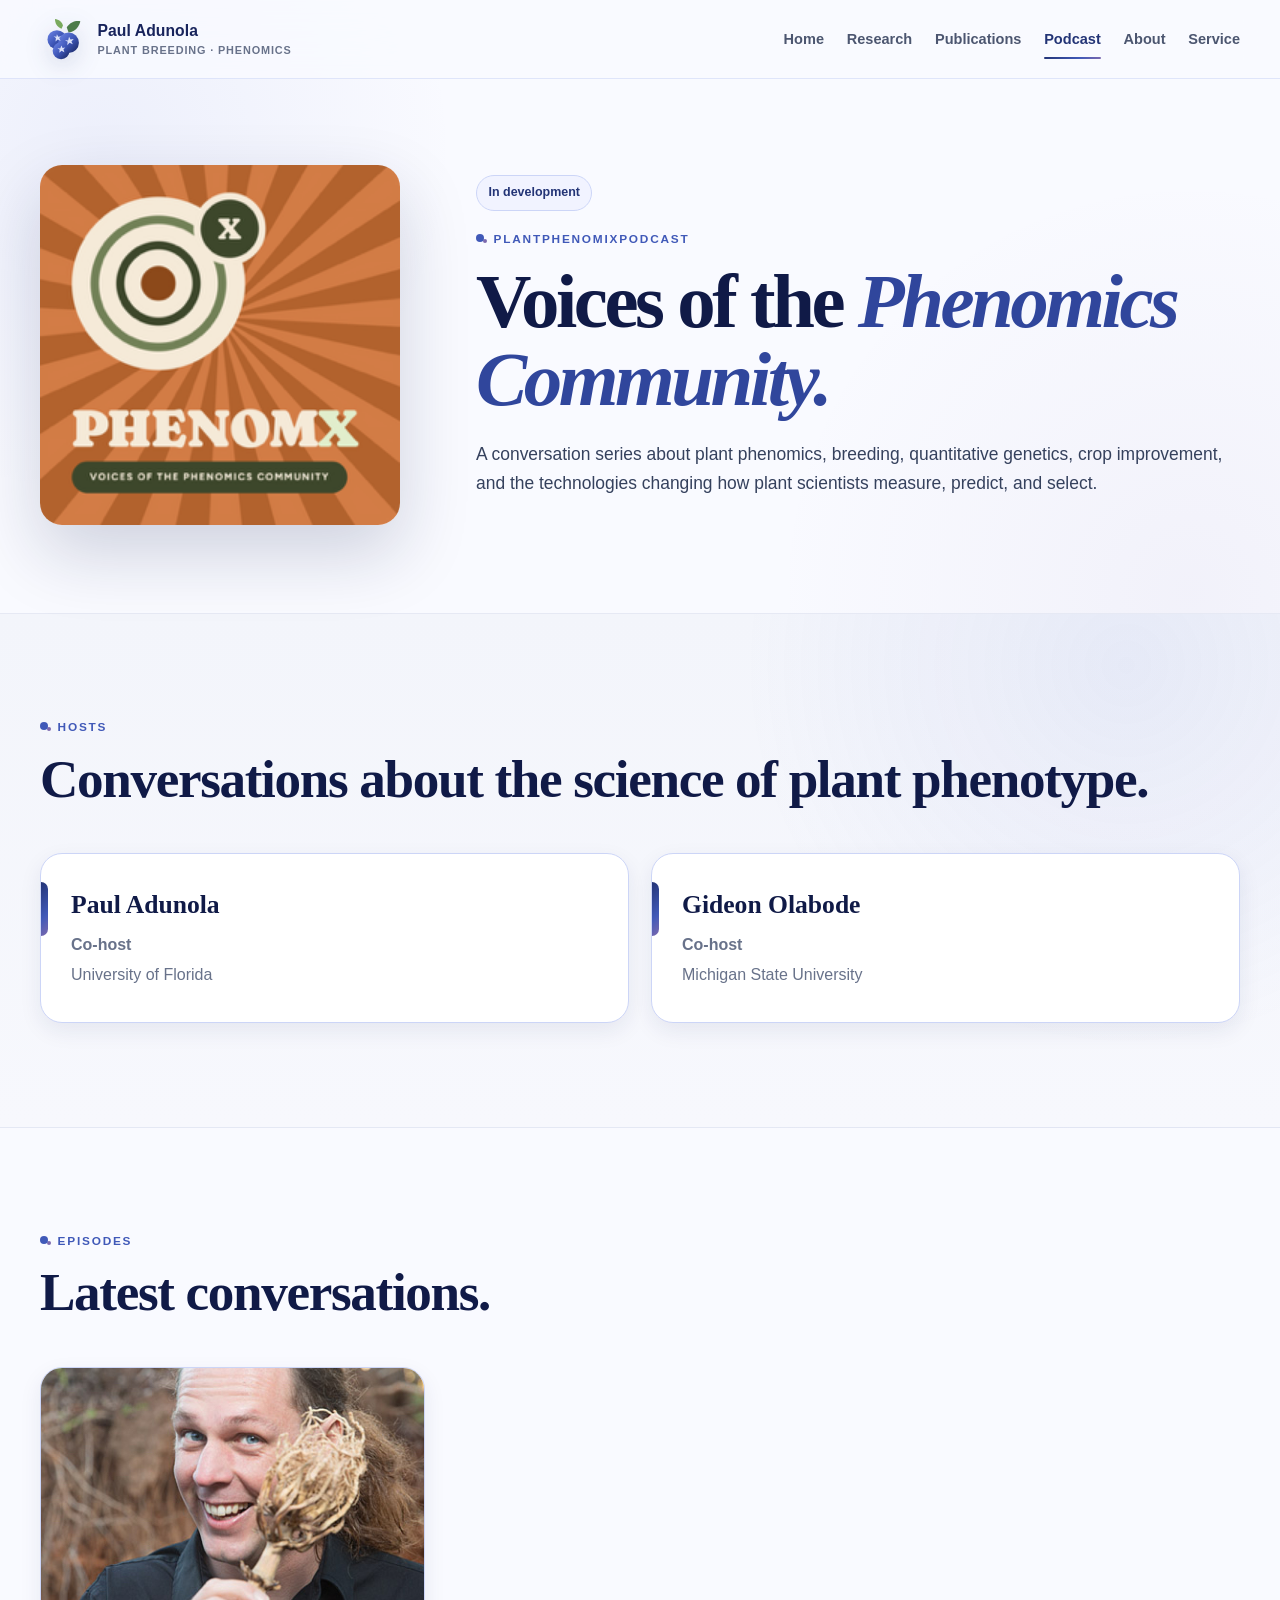
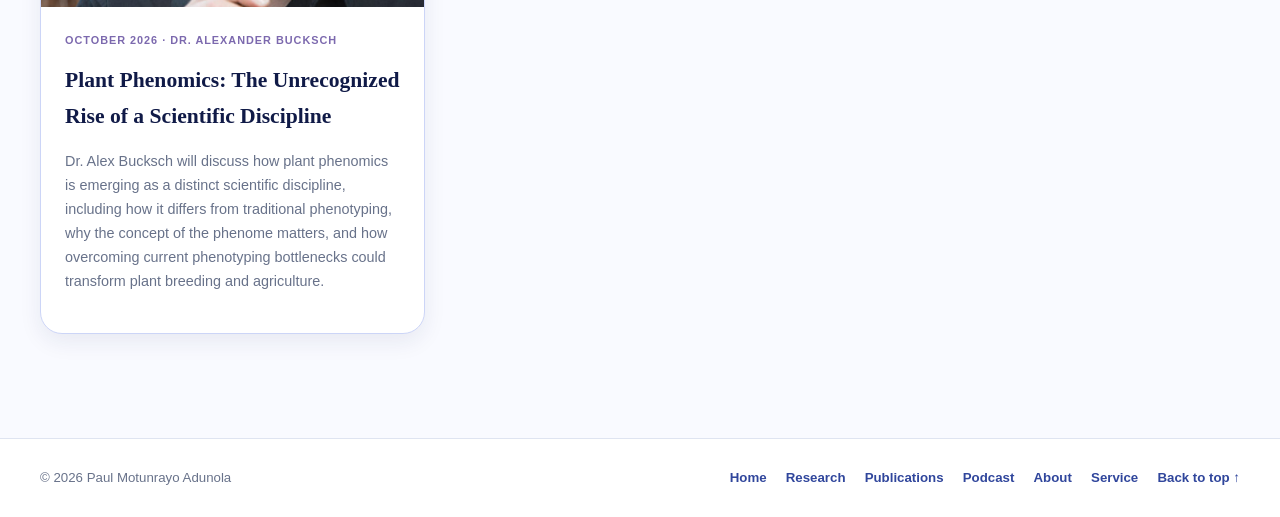
<file: podcast.html>
<!doctype html>
<html lang="en">

<head>
  <meta charset="utf-8">
  <meta name="viewport" content="width=device-width, initial-scale=1">
  <meta name="description"
    content="PlantPhenomixPodcast, co-hosted by Paul Adunola and Gideon Olabode, with conversations in plant phenomics, breeding, quantitative genetics, and crop improvement.">
  <meta name="author" content="Paul Motunrayo Adunola">
  <meta name="theme-color" content="#233476">
  <title>PlantPhenomixPodcast | Paul Adunola</title>
  <link rel="icon" href="favicon.svg" type="image/svg+xml">
  <link rel="stylesheet" href="styles.css">
  <script>document.documentElement.classList.add('js');</script>
</head>

<body data-page="podcast">
  <div class="scroll-progress" aria-hidden="true"><span></span></div>
  <div class="cursor-glow" aria-hidden="true"></div><a class="skip-link" href="#main">Skip to content</a><svg
    class="svg-sprite" aria-hidden="true" focusable="false">
    <symbol id="icon-robot" viewBox="0 0 24 24">
      <rect x="5" y="7" width="14" height="9" rx="2" />
      <circle cx="9" cy="11" r="1.7" />
      <circle cx="15" cy="11" r="1.7" />
      <path d="M12 7V4m-3 12-2 3m8-3 2 3M8 20h8" />
    </symbol>
    <symbol id="icon-vision" viewBox="0 0 24 24">
      <path d="M2 12s3.5-6 10-6 10 6 10 6-3.5 6-10 6S2 12 2 12z" />
      <circle cx="12" cy="12" r="3" />
      <path d="M4 4h4M4 4v4m16-4h-4m4 0v4M4 20h4m-4 0v-4m16 4h-4m4 0v-4" />
    </symbol>
    <symbol id="icon-harvest" viewBox="0 0 24 24">
      <circle cx="8" cy="12" r="4" />
      <circle cx="15" cy="13" r="4" />
      <circle cx="11" cy="17" r="4" />
      <path d="M12 8c1-4 4-6 8-5-1 4-3 6-8 6M10 8C9 5 7 4 4 4c0 3 2 5 5 6" />
    </symbol>
    <symbol id="icon-data" viewBox="0 0 24 24">
      <path d="M4 18V9m5 9V5m5 13v-7m5 7V3" />
      <path d="M3 20h18" />
      <circle cx="4" cy="9" r="1" />
      <circle cx="9" cy="5" r="1" />
      <circle cx="14" cy="11" r="1" />
      <circle cx="19" cy="3" r="1" />
    </symbol>
    <symbol id="icon-globe" viewBox="0 0 24 24">
      <circle cx="12" cy="12" r="9" />
      <path d="M3 12h18M12 3c3 3 4.5 6 4.5 9S15 18 12 21c-3-3-4.5-6-4.5-9S9 6 12 3z" />
    </symbol>
    <symbol id="icon-decision" viewBox="0 0 24 24">
      <path d="M4 6h16M4 12h16M4 18h16" />
      <circle cx="9" cy="6" r="2" />
      <circle cx="15" cy="12" r="2" />
      <circle cx="11" cy="18" r="2" />
    </symbol>
    <symbol id="icon-arrow" viewBox="0 0 24 24">
      <path d="M5 12h14m-5-5 5 5-5 5" />
    </symbol>
    <symbol id="icon-expand" viewBox="0 0 24 24">
      <path d="M8 3H3v5m13-5h5v5M8 21H3v-5m13 5h5v-5" />
    </symbol>
  </svg>
  <header class="site-header" id="top">
    <div class="nav-wrap"><a class="brand" href="index.html" aria-label="Paul Adunola home"><img class="brand-mark"
          src="assets/icons/blueberry-mark.svg" alt="" aria-hidden="true"><span class="brand-copy"><strong>Paul
            Adunola</strong><small>Plant Breeding · Phenomics</small></span></a><button class="nav-toggle"
        aria-expanded="false" aria-controls="primary-nav"
        aria-label="Open navigation"><span></span><span></span><span></span></button>
      <nav id="primary-nav" class="primary-nav" aria-label="Primary navigation"><a href="index.html" data-page="home">Home</a><a href="research.html" data-page="research">Research</a><a href="publications.html" data-page="publications">Publications</a><a href="podcast.html" data-page="podcast">Podcast</a><a href="about.html" data-page="about">About</a><a href="service.html" data-page="service">Service</a></nav>
    </div>
  </header>
  <main id="main">
    <section class="podcast-page-hero section-shell" data-reveal>
      <div class="podcast-page-grid"><a class="podcast-page-logo image-link" href="assets/images/phenomix-logo.png"
          data-lightbox data-caption="PlantPhenomixPodcast — Voices of the Phenomics Community"><img
            src="assets/images/phenomix-logo.png" alt="PlantPhenomixPodcast logo"><span class="image-action"><svg>
              <use href="#icon-expand"></use>
            </svg> View</span></a>
        <div>
          <div class="hero-badge podcast-status" id="podcast-status">In development</div>
          <p class="section-kicker">PlantPhenomixPodcast</p>
          <h1>Voices of the <em>Phenomics Community.</em></h1>
          <p class="podcast-lead" id="podcast-description"> A conversation series about the science of plant
            phenomics. How we observe, measure, quantify, and understand plant phenotypes, their variation, and their
            dynamics across scales.</p>
        </div>
      </div>
    </section>
    <section class="section section-alt">
      <div class="section-shell">
        <div class="section-heading compact" data-reveal>
          <div>
            <p class="section-kicker">Hosts</p>
            <h2>Conversations about the science of plant phenotype.</h2>
          </div>
        </div>
        <div id="podcast-hosts" class="host-grid">
          <div class="empty-state">Loading podcast information…</div>
        </div>
      </div>
    </section>
    <section class="section section-shell">
      <div class="section-heading" data-reveal>
        <div>
          <p class="section-kicker">Episodes</p>
          <h2>Latest conversations.</h2>
        </div>
      </div>
      <div id="podcast-episodes" class="episode-grid">
        <div class="empty-state">Loading episodes…</div>
      </div>
    </section>
  </main>
  <footer class="site-footer">
    <div class="section-shell footer-inner">
      <p>© <span id="year"></span> Paul Motunrayo Adunola</p>
      <div class="footer-nav"><a href="index.html">Home</a><a href="research.html">Research</a><a href="publications.html">Publications</a><a href="podcast.html">Podcast</a><a href="about.html">About</a><a href="service.html">Service</a><a href="#top">Back to top ↑</a></div>
    </div>
  </footer>
  <dialog class="lightbox" id="lightbox" aria-label="Image viewer"><button class="lightbox-close" type="button"
      aria-label="Close image viewer">×</button>
    <div class="lightbox-inner"><img id="lightbox-image" alt="">
      <div class="lightbox-meta">
        <p id="lightbox-caption"></p><a id="lightbox-original" href="#" target="_blank" rel="noopener">Open full image
          ↗</a>
      </div>
    </div>
  </dialog>
  <script src="data/latest.js"></script>
  <script src="data/publications.js"></script>
  <script src="data/research.js"></script>
  <script src="data/podcast.js"></script>
  <script src="data/edukids.js"></script>
  <script src="script.js"></script>
</body>

</html>
</file>
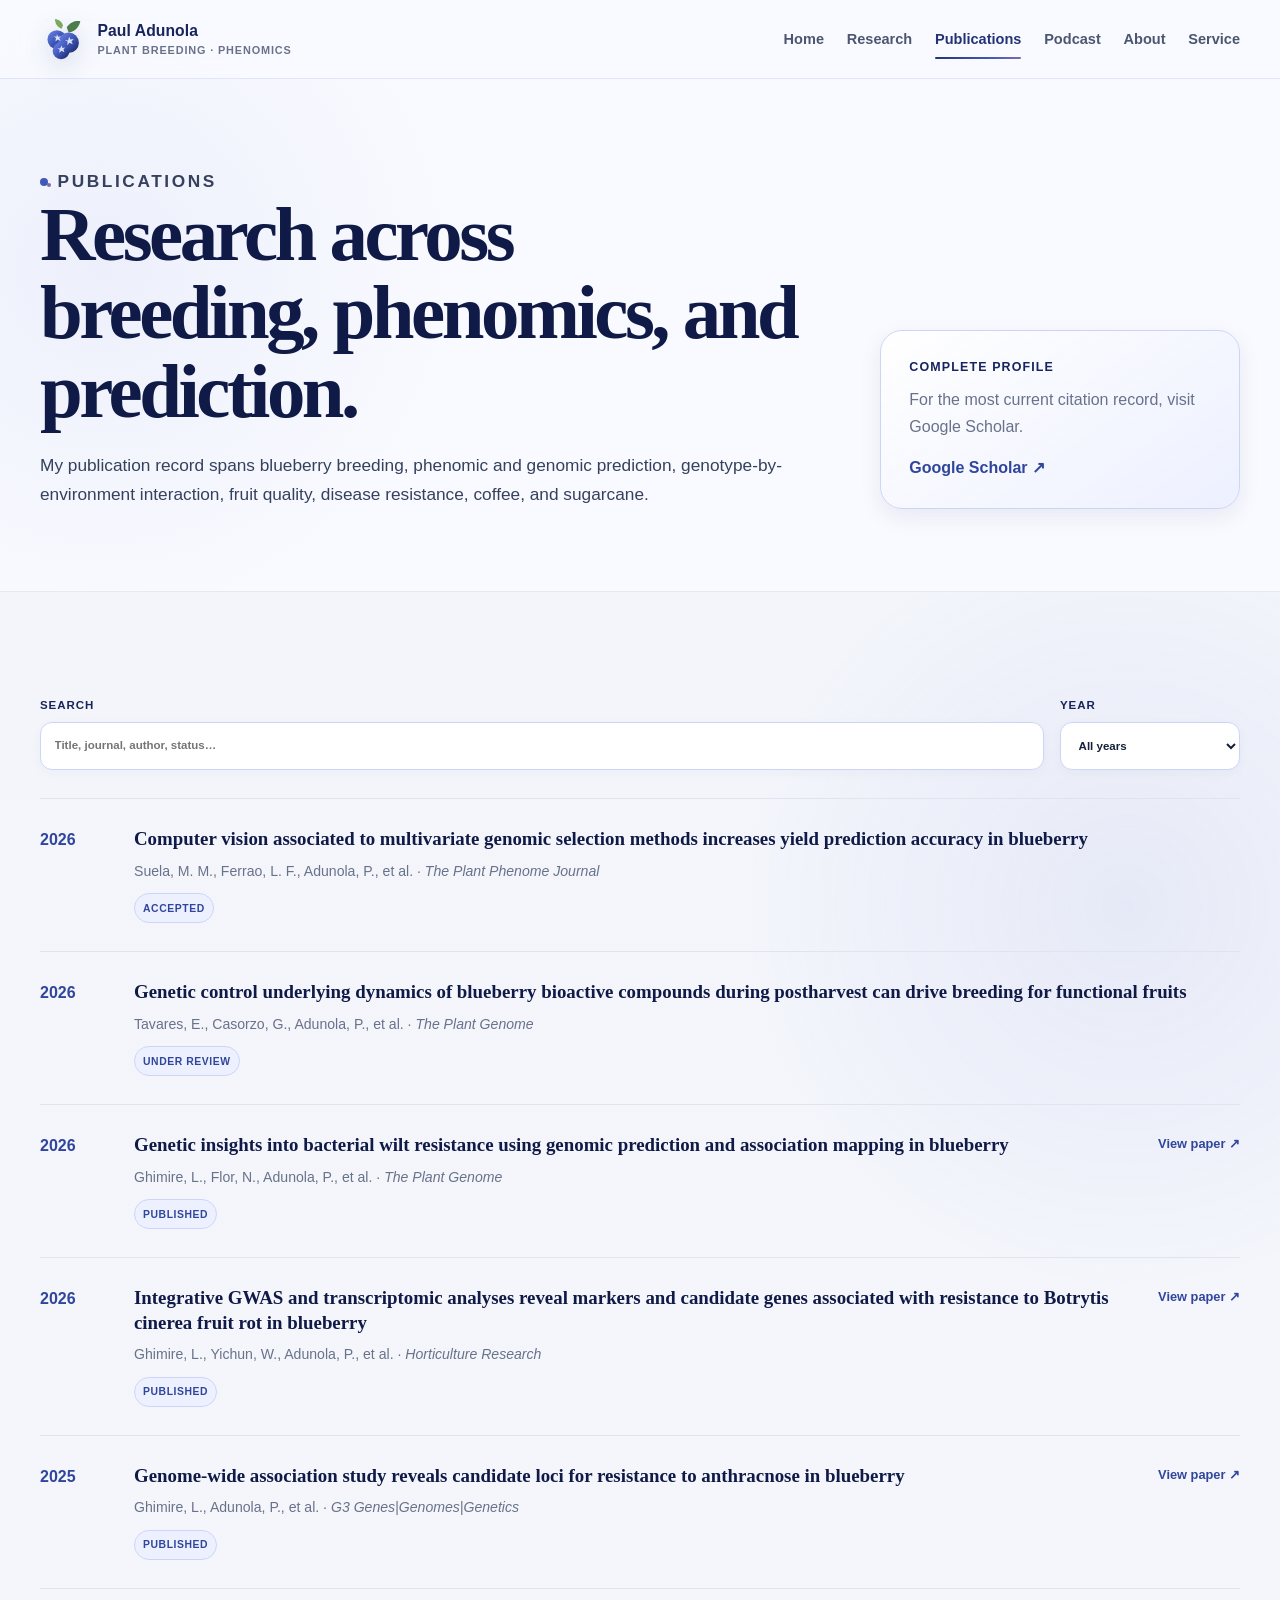
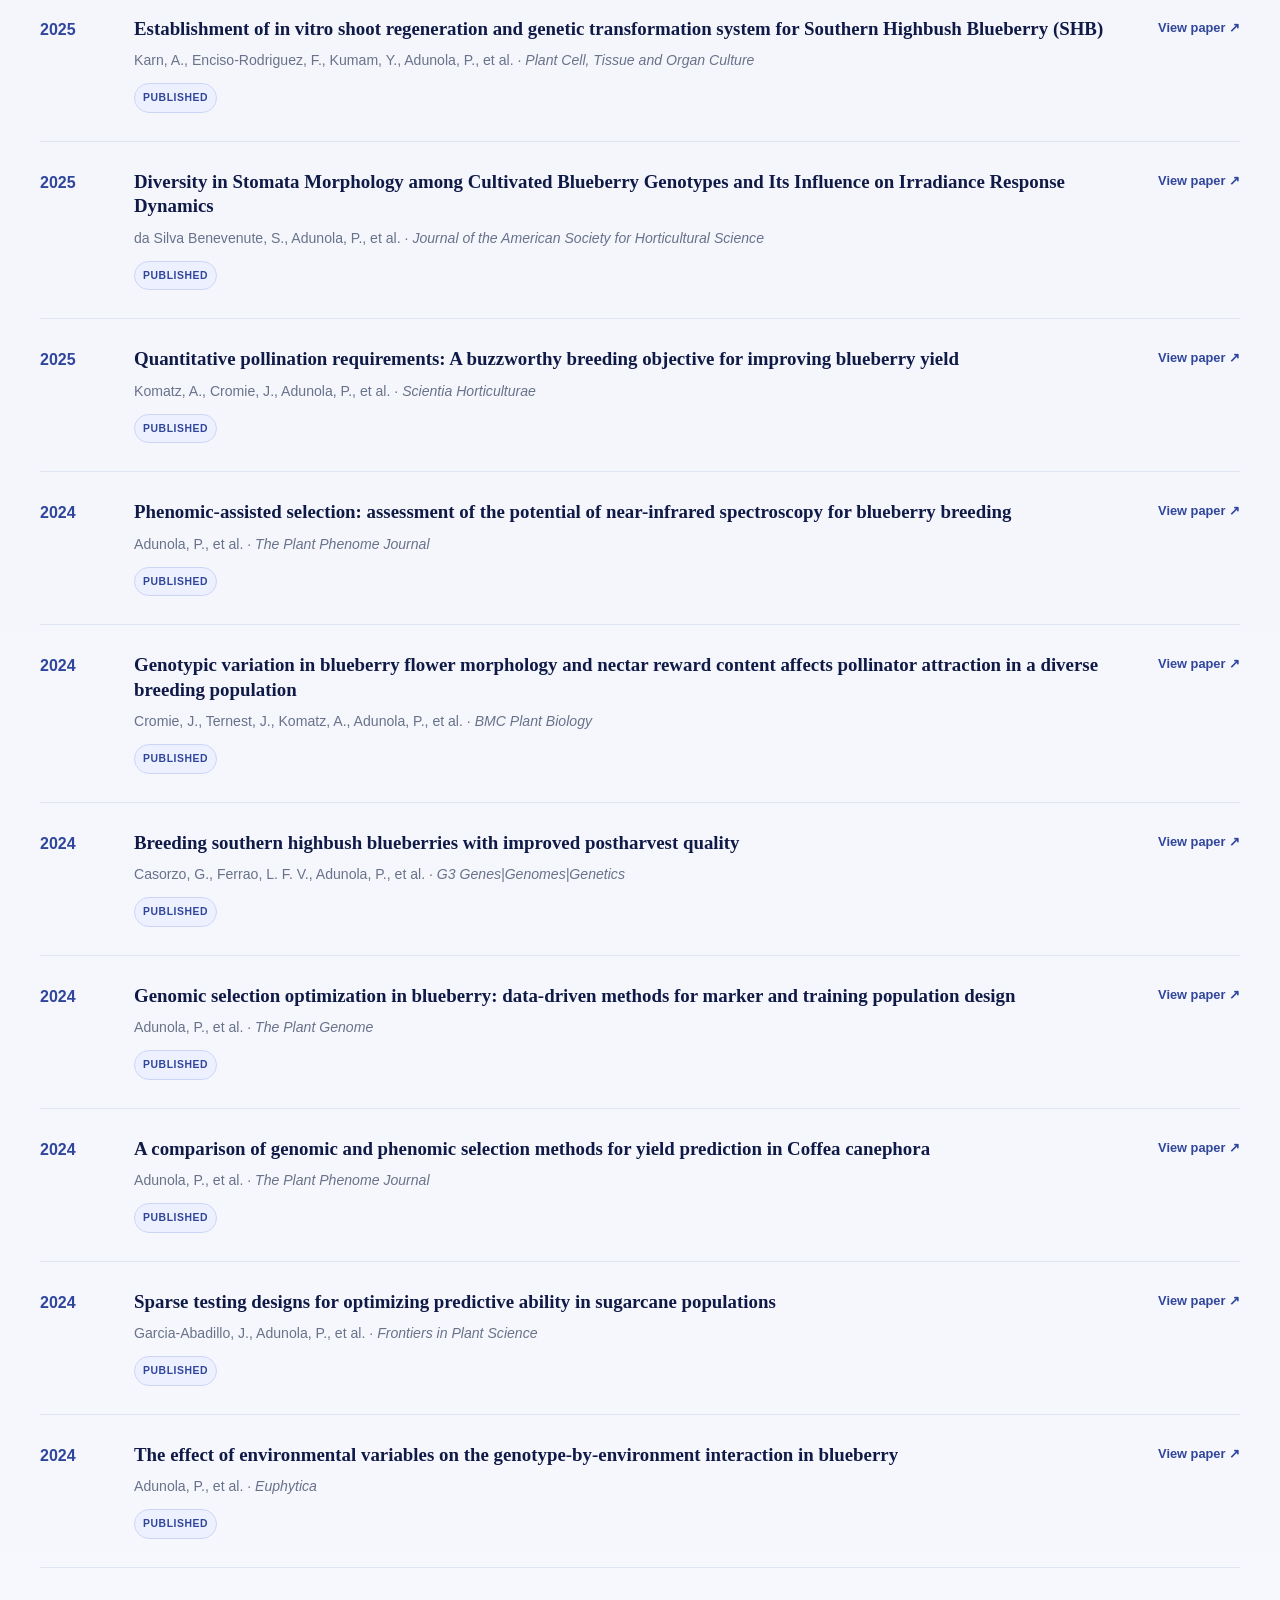
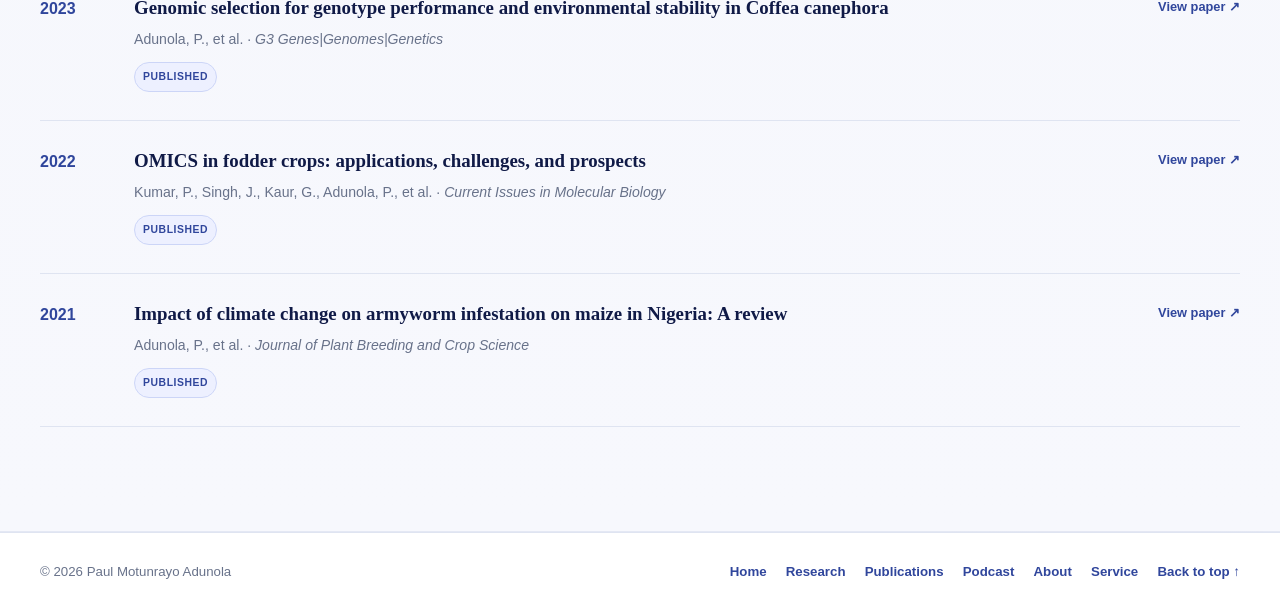
<file: publications.html>
<!doctype html><html lang="en"><head>
<meta charset="utf-8"><meta name="viewport" content="width=device-width, initial-scale=1">
<meta name="description" content="Selected and full publications by Paul Adunola in plant breeding, phenomics, genomics, quantitative genetics, and blueberry research."><meta name="author" content="Paul Motunrayo Adunola"><meta name="theme-color" content="#233476">
<title>Publications | Paul Adunola</title><link rel="icon" href="favicon.svg" type="image/svg+xml"><link rel="stylesheet" href="styles.css"><script>document.documentElement.classList.add('js');</script></head><body data-page="publications"><div class="scroll-progress" aria-hidden="true"><span></span></div><div class="cursor-glow" aria-hidden="true"></div><a class="skip-link" href="#main">Skip to content</a><svg class="svg-sprite" aria-hidden="true" focusable="false">
  <symbol id="icon-robot" viewBox="0 0 24 24"><rect x="5" y="7" width="14" height="9" rx="2"/><circle cx="9" cy="11" r="1.7"/><circle cx="15" cy="11" r="1.7"/><path d="M12 7V4m-3 12-2 3m8-3 2 3M8 20h8"/></symbol>
  <symbol id="icon-vision" viewBox="0 0 24 24"><path d="M2 12s3.5-6 10-6 10 6 10 6-3.5 6-10 6S2 12 2 12z"/><circle cx="12" cy="12" r="3"/><path d="M4 4h4M4 4v4m16-4h-4m4 0v4M4 20h4m-4 0v-4m16 4h-4m4 0v-4"/></symbol>
  <symbol id="icon-harvest" viewBox="0 0 24 24"><circle cx="8" cy="12" r="4"/><circle cx="15" cy="13" r="4"/><circle cx="11" cy="17" r="4"/><path d="M12 8c1-4 4-6 8-5-1 4-3 6-8 6M10 8C9 5 7 4 4 4c0 3 2 5 5 6"/></symbol>
  <symbol id="icon-data" viewBox="0 0 24 24"><path d="M4 18V9m5 9V5m5 13v-7m5 7V3"/><path d="M3 20h18"/><circle cx="4" cy="9" r="1"/><circle cx="9" cy="5" r="1"/><circle cx="14" cy="11" r="1"/><circle cx="19" cy="3" r="1"/></symbol>
  <symbol id="icon-globe" viewBox="0 0 24 24"><circle cx="12" cy="12" r="9"/><path d="M3 12h18M12 3c3 3 4.5 6 4.5 9S15 18 12 21c-3-3-4.5-6-4.5-9S9 6 12 3z"/></symbol>
  <symbol id="icon-decision" viewBox="0 0 24 24"><path d="M4 6h16M4 12h16M4 18h16"/><circle cx="9" cy="6" r="2"/><circle cx="15" cy="12" r="2"/><circle cx="11" cy="18" r="2"/></symbol>
  <symbol id="icon-arrow" viewBox="0 0 24 24"><path d="M5 12h14m-5-5 5 5-5 5"/></symbol>
  <symbol id="icon-expand" viewBox="0 0 24 24"><path d="M8 3H3v5m13-5h5v5M8 21H3v-5m13 5h5v-5"/></symbol>
</svg>
<header class="site-header" id="top"><div class="nav-wrap"><a class="brand" href="index.html" aria-label="Paul Adunola home"><img class="brand-mark" src="assets/icons/blueberry-mark.svg" alt="" aria-hidden="true"><span class="brand-copy"><strong>Paul Adunola</strong><small>Plant Breeding · Phenomics</small></span></a><button class="nav-toggle" aria-expanded="false" aria-controls="primary-nav" aria-label="Open navigation"><span></span><span></span><span></span></button><nav id="primary-nav" class="primary-nav" aria-label="Primary navigation"><a href="index.html" data-page="home">Home</a><a href="research.html" data-page="research">Research</a><a href="publications.html" data-page="publications">Publications</a><a href="podcast.html" data-page="podcast">Podcast</a><a href="about.html" data-page="about">About</a><a href="service.html" data-page="service">Service</a></nav></div></header><main id="main">
<section class="page-hero section-shell" data-reveal><div class="page-hero-inner"><div><p class="section-kicker">Publications</p><h1>Research across breeding, phenomics, and prediction.</h1><p>My publication record spans blueberry breeding, phenomic and genomic prediction, genotype-by-environment interaction, fruit quality, disease resistance, coffee, and sugarcane.</p></div><div class="page-hero-aside"><strong>Complete profile</strong><span>For the most current citation record, visit Google Scholar.</span><a class="text-link" href="https://scholar.google.com/citations?user=qVmeOGcAAAAJ&hl=en" target="_blank" rel="noopener">Google Scholar ↗</a></div></div></section>
<section class="section section-alt"><div class="section-shell"><div class="publication-toolbar" data-reveal><label class="search-box"><span>Search</span><input id="publication-search" type="search" placeholder="Title, journal, author, status…"></label><label class="year-box"><span>Year</span><select id="publication-year-filter"><option value="all">All years</option></select></label></div><div class="publication-list publication-page-list" id="publications-list"><div class="empty-state">Loading publications…</div></div></div></section>
</main><footer class="site-footer"><div class="section-shell footer-inner"><p>© <span id="year"></span> Paul Motunrayo Adunola</p><div class="footer-nav"><a href="index.html">Home</a><a href="research.html">Research</a><a href="publications.html">Publications</a><a href="podcast.html">Podcast</a><a href="about.html">About</a><a href="service.html">Service</a><a href="#top">Back to top ↑</a></div></div></footer><dialog class="lightbox" id="lightbox" aria-label="Image viewer"><button class="lightbox-close" type="button" aria-label="Close image viewer">×</button><div class="lightbox-inner"><img id="lightbox-image" alt=""><div class="lightbox-meta"><p id="lightbox-caption"></p><a id="lightbox-original" href="#" target="_blank" rel="noopener">Open full image ↗</a></div></div></dialog><script src="data/latest.js"></script><script src="data/publications.js"></script><script src="data/research.js"></script><script src="data/podcast.js"></script><script src="data/edukids.js"></script><script src="script.js"></script></body></html>
</file>
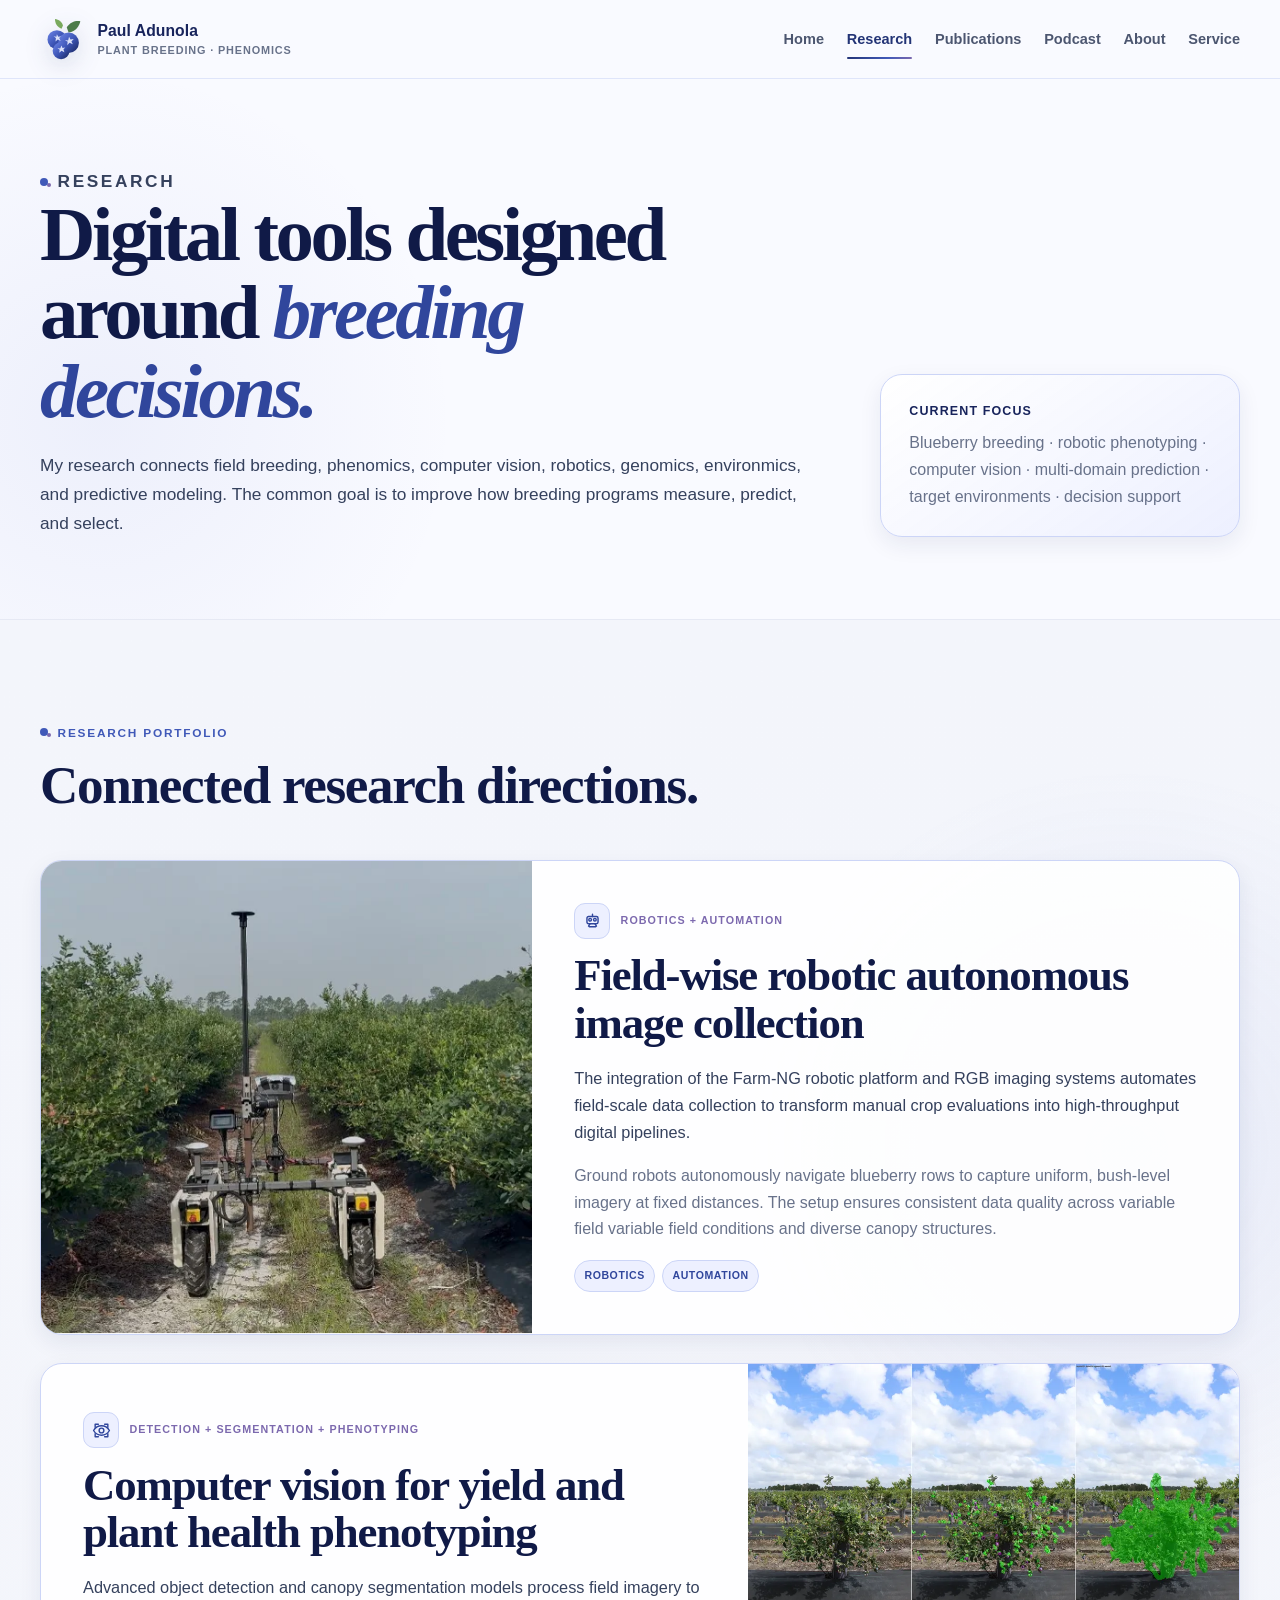
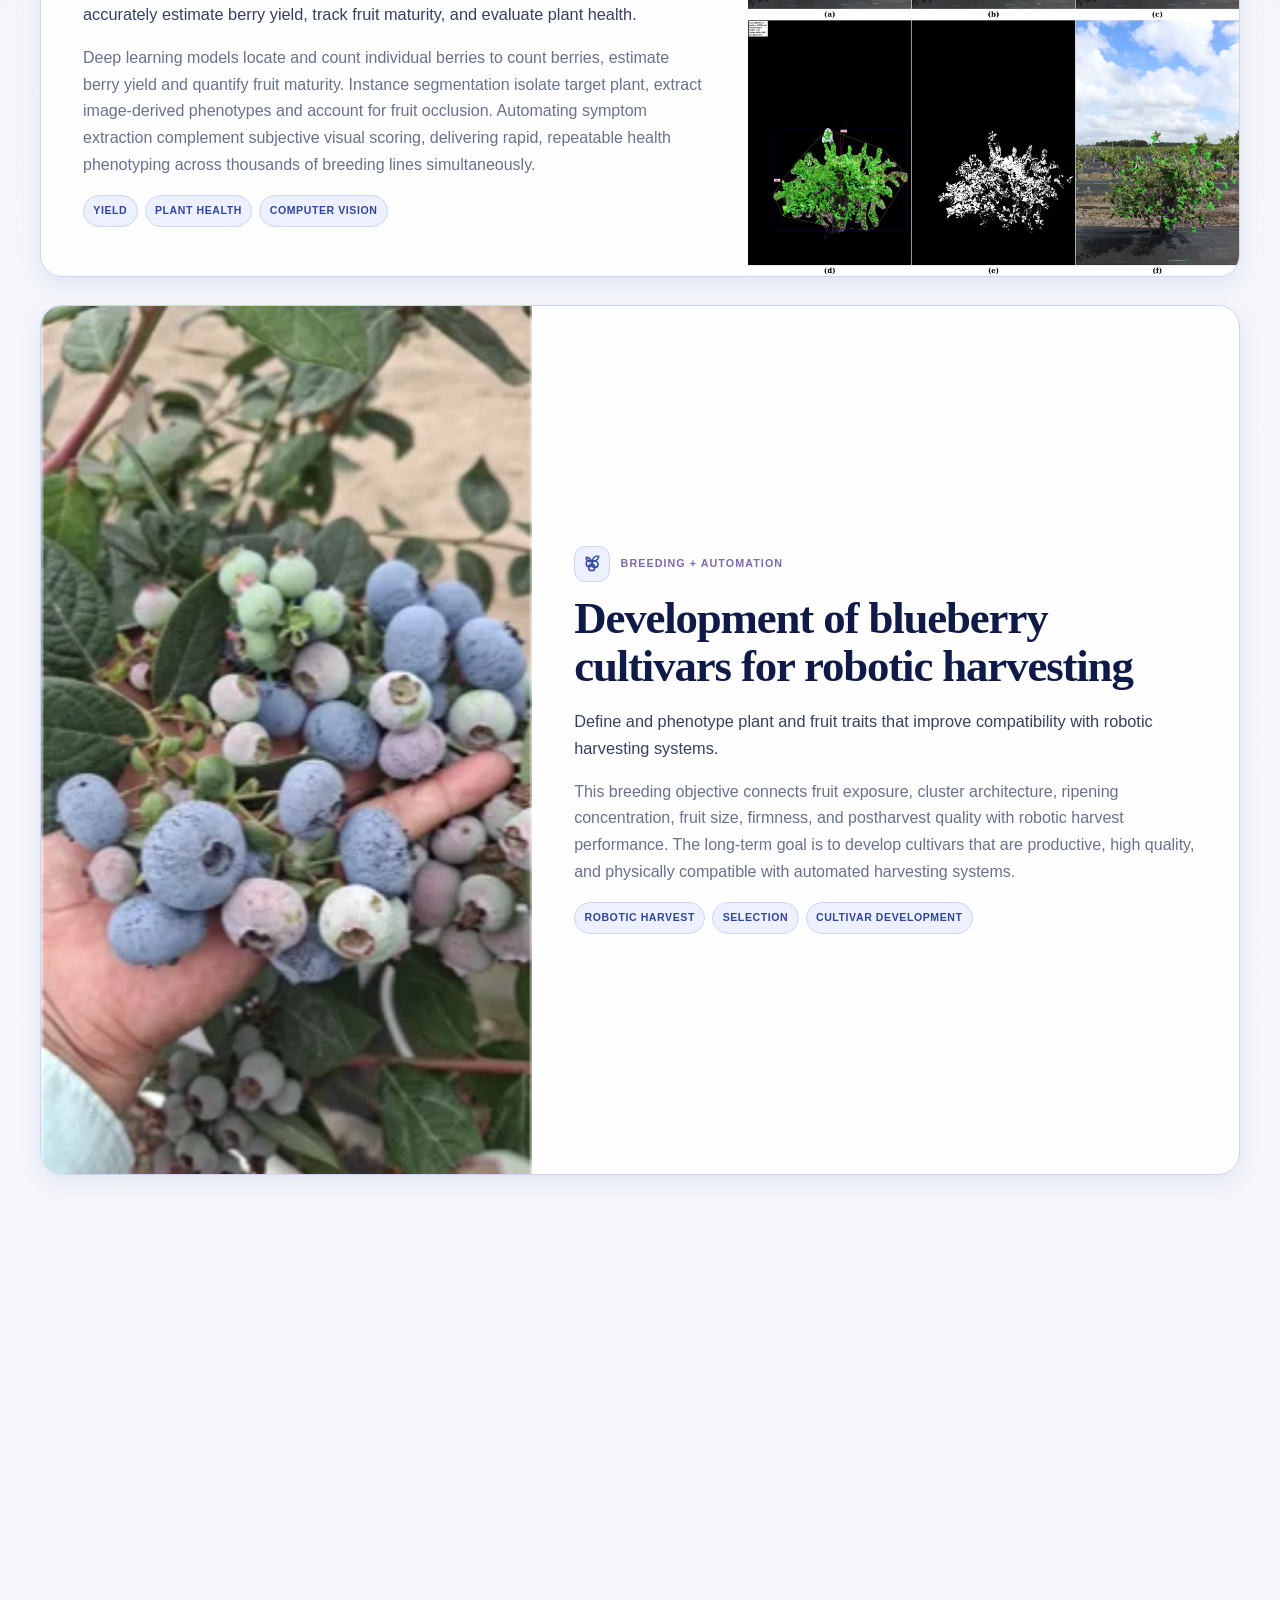
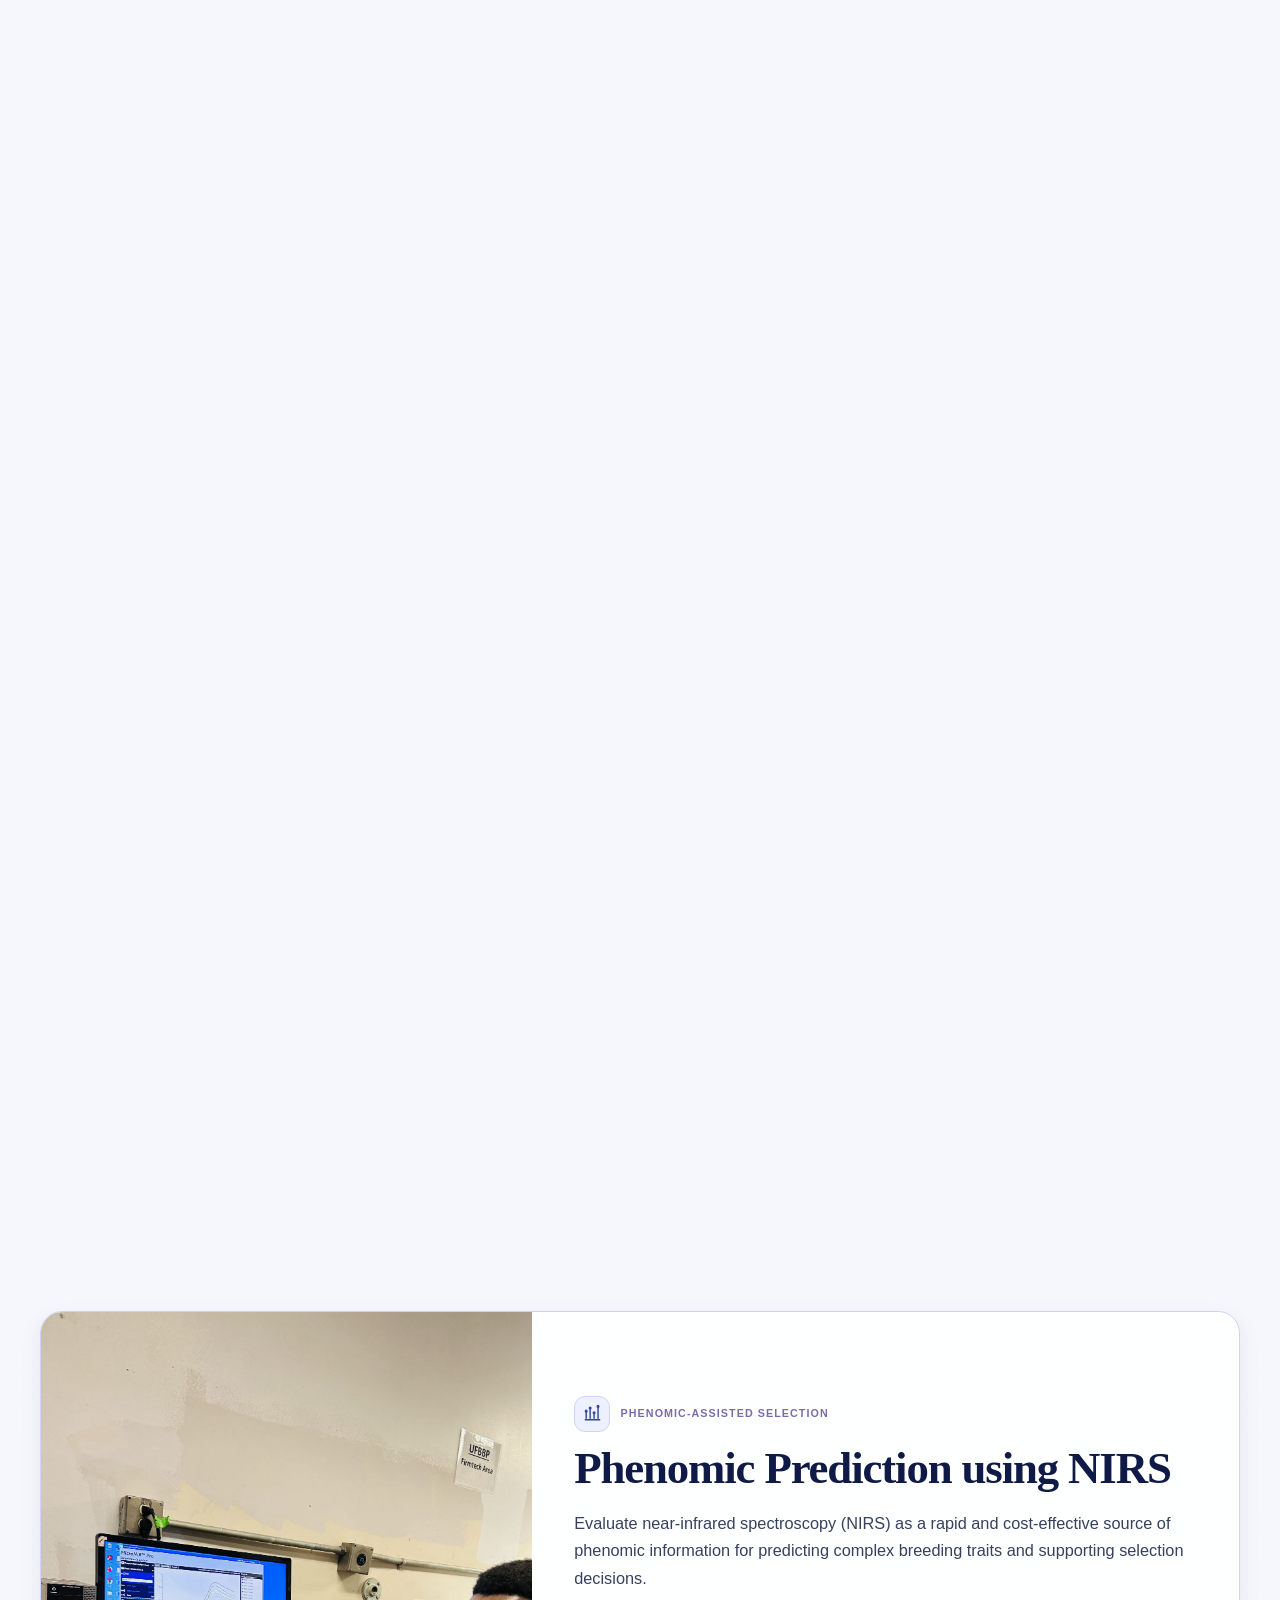
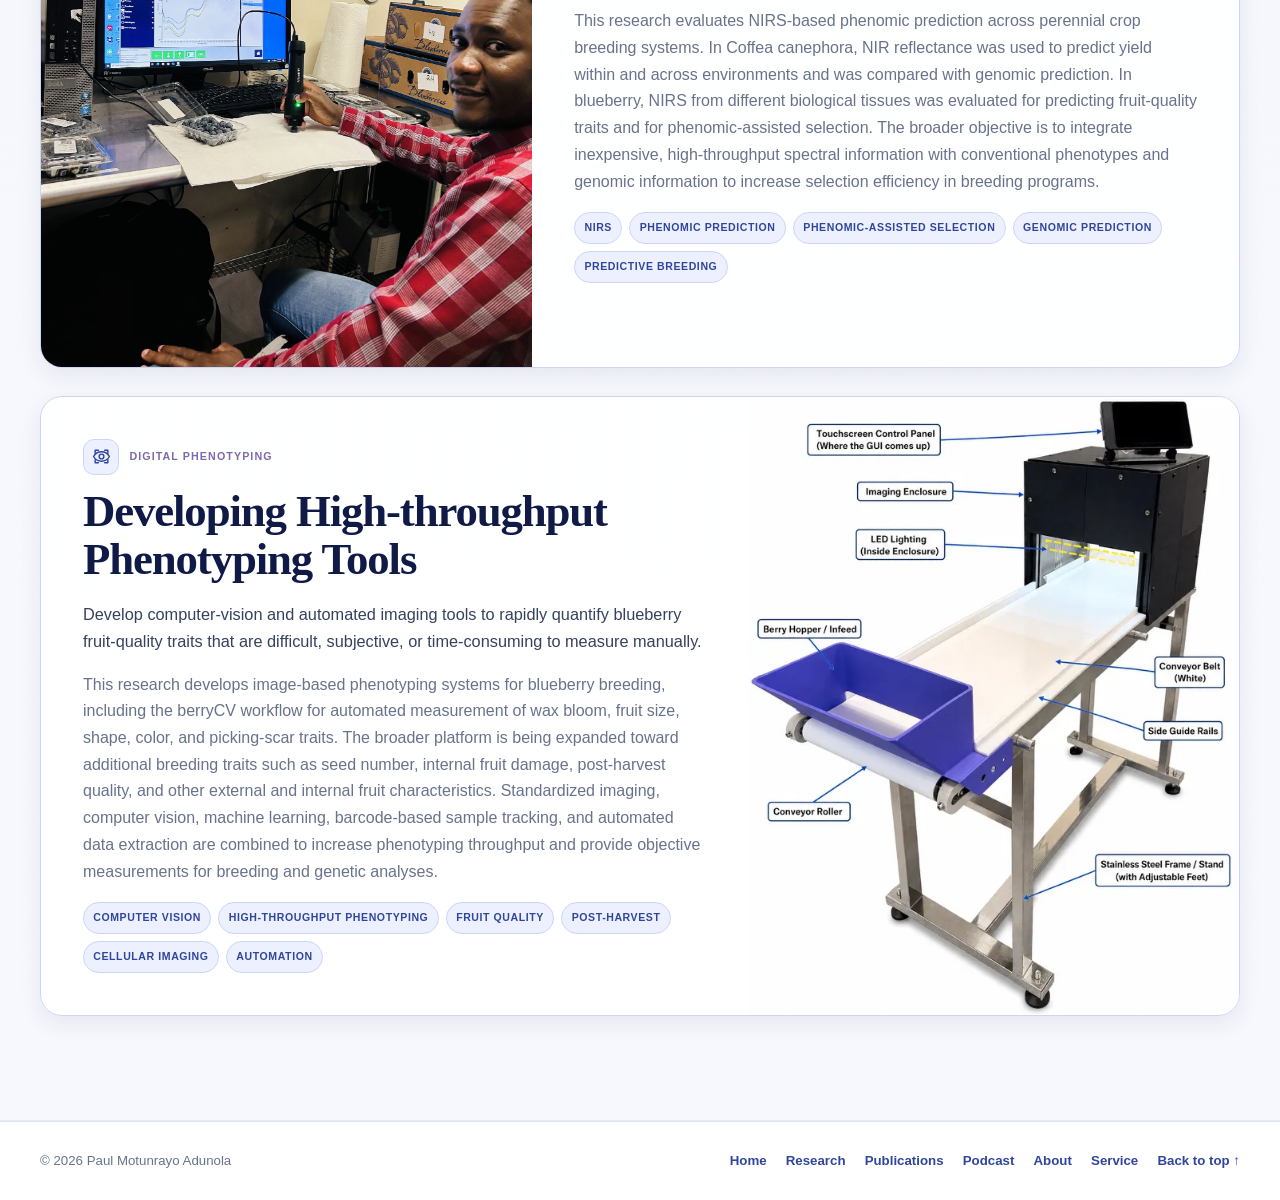
<file: research.html>
<!doctype html>
<html lang="en">

<head>
  <meta charset="utf-8">
  <meta name="viewport" content="width=device-width, initial-scale=1">
  <meta name="description"
    content="Research by Paul Adunola in blueberry breeding, computer vision, robotics, phenomics, genomics, GxE, target environments, and decision support.">
  <meta name="author" content="Paul Motunrayo Adunola">
  <meta name="theme-color" content="#233476">
  <title>Research | Paul Adunola</title>
  <link rel="icon" href="favicon.svg" type="image/svg+xml">
  <link rel="stylesheet" href="styles.css">
  <script>document.documentElement.classList.add('js');</script>
</head>

<body data-page="research">
  <div class="scroll-progress" aria-hidden="true"><span></span></div>
  <div class="cursor-glow" aria-hidden="true"></div><a class="skip-link" href="#main">Skip to content</a><svg
    class="svg-sprite" aria-hidden="true" focusable="false">
    <symbol id="icon-robot" viewBox="0 0 24 24">
      <rect x="5" y="7" width="14" height="9" rx="2" />
      <circle cx="9" cy="11" r="1.7" />
      <circle cx="15" cy="11" r="1.7" />
      <path d="M12 7V4m-3 12-2 3m8-3 2 3M8 20h8" />
    </symbol>
    <symbol id="icon-vision" viewBox="0 0 24 24">
      <path d="M2 12s3.5-6 10-6 10 6 10 6-3.5 6-10 6S2 12 2 12z" />
      <circle cx="12" cy="12" r="3" />
      <path d="M4 4h4M4 4v4m16-4h-4m4 0v4M4 20h4m-4 0v-4m16 4h-4m4 0v-4" />
    </symbol>
    <symbol id="icon-harvest" viewBox="0 0 24 24">
      <circle cx="8" cy="12" r="4" />
      <circle cx="15" cy="13" r="4" />
      <circle cx="11" cy="17" r="4" />
      <path d="M12 8c1-4 4-6 8-5-1 4-3 6-8 6M10 8C9 5 7 4 4 4c0 3 2 5 5 6" />
    </symbol>
    <symbol id="icon-data" viewBox="0 0 24 24">
      <path d="M4 18V9m5 9V5m5 13v-7m5 7V3" />
      <path d="M3 20h18" />
      <circle cx="4" cy="9" r="1" />
      <circle cx="9" cy="5" r="1" />
      <circle cx="14" cy="11" r="1" />
      <circle cx="19" cy="3" r="1" />
    </symbol>
    <symbol id="icon-globe" viewBox="0 0 24 24">
      <circle cx="12" cy="12" r="9" />
      <path d="M3 12h18M12 3c3 3 4.5 6 4.5 9S15 18 12 21c-3-3-4.5-6-4.5-9S9 6 12 3z" />
    </symbol>
    <symbol id="icon-decision" viewBox="0 0 24 24">
      <path d="M4 6h16M4 12h16M4 18h16" />
      <circle cx="9" cy="6" r="2" />
      <circle cx="15" cy="12" r="2" />
      <circle cx="11" cy="18" r="2" />
    </symbol>
    <symbol id="icon-arrow" viewBox="0 0 24 24">
      <path d="M5 12h14m-5-5 5 5-5 5" />
    </symbol>
    <symbol id="icon-expand" viewBox="0 0 24 24">
      <path d="M8 3H3v5m13-5h5v5M8 21H3v-5m13 5h5v-5" />
    </symbol>
  </svg>
  <header class="site-header" id="top">
    <div class="nav-wrap"><a class="brand" href="index.html" aria-label="Paul Adunola home"><img class="brand-mark"
          src="assets/icons/blueberry-mark.svg" alt="" aria-hidden="true"><span class="brand-copy"><strong>Paul
            Adunola</strong><small>Plant Breeding · Phenomics</small></span></a><button class="nav-toggle"
        aria-expanded="false" aria-controls="primary-nav"
        aria-label="Open navigation"><span></span><span></span><span></span></button>
      <nav id="primary-nav" class="primary-nav" aria-label="Primary navigation"><a href="index.html" data-page="home">Home</a><a href="research.html" data-page="research">Research</a><a href="publications.html" data-page="publications">Publications</a><a href="podcast.html" data-page="podcast">Podcast</a><a href="about.html" data-page="about">About</a><a href="service.html" data-page="service">Service</a></nav>
    </div>
  </header>
  <main id="main">
    <section class="page-hero section-shell" data-reveal>
      <div class="page-hero-inner">
        <div>
          <p class="section-kicker">Research</p>
          <h1>Digital tools designed around <em>breeding decisions.</em></h1>
          <p>My research connects field breeding, phenomics, computer vision, robotics, genomics, environmics, and
            predictive modeling. The common goal is to improve how breeding programs measure, predict, and select.</p>
        </div>
        <div class="page-hero-aside"><strong>Current focus</strong><span>Blueberry breeding · robotic phenotyping ·
            computer vision · multi-domain prediction · target environments · decision support</span></div>
      </div>
    </section>
    <section class="section section-alt">
      <div class="section-shell">
        <div class="section-heading" data-reveal>
          <div>
            <p class="section-kicker">Research portfolio</p>
            <h2>Connected research directions.</h2>
          </div>
        </div>
        <div id="research-list" class="research-detail-list">
          <div class="empty-state">Loading research projects…</div>
        </div>
      </div>
    </section>
  </main>
  <footer class="site-footer">
    <div class="section-shell footer-inner">
      <p>© <span id="year"></span> Paul Motunrayo Adunola</p>
      <div class="footer-nav"><a href="index.html">Home</a><a href="research.html">Research</a><a href="publications.html">Publications</a><a href="podcast.html">Podcast</a><a href="about.html">About</a><a href="service.html">Service</a><a href="#top">Back to top ↑</a></div>
    </div>
  </footer>
  <dialog class="lightbox" id="lightbox" aria-label="Image viewer"><button class="lightbox-close" type="button"
      aria-label="Close image viewer">×</button>
    <div class="lightbox-inner"><img id="lightbox-image" alt="">
      <div class="lightbox-meta">
        <p id="lightbox-caption"></p><a id="lightbox-original" href="#" target="_blank" rel="noopener">Open full image
          ↗</a>
      </div>
    </div>
  </dialog>
  <script src="data/latest.js"></script>
  <script src="data/publications.js"></script>
  <script src="data/research.js"></script>
  <script src="data/podcast.js"></script>
  <script src="data/edukids.js"></script>
  <script src="script.js"></script>
</body>

</html>
</file>
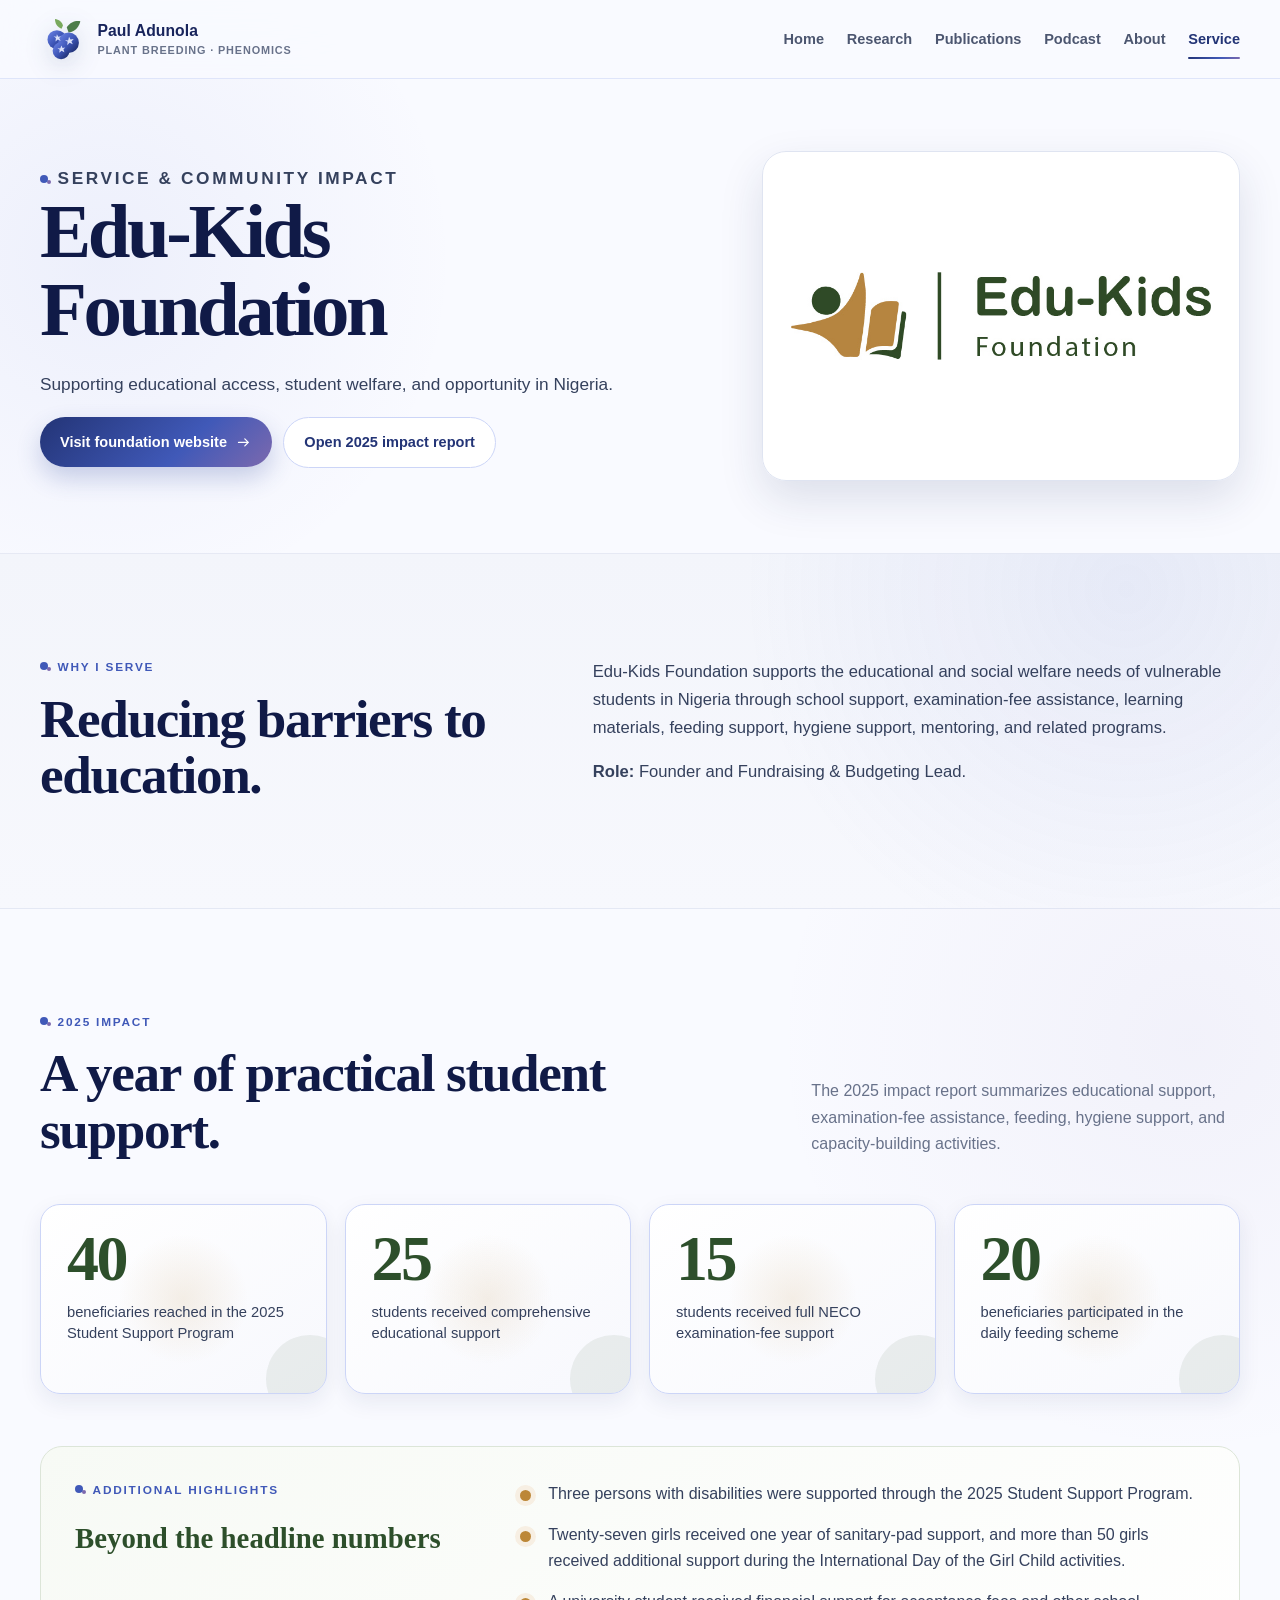
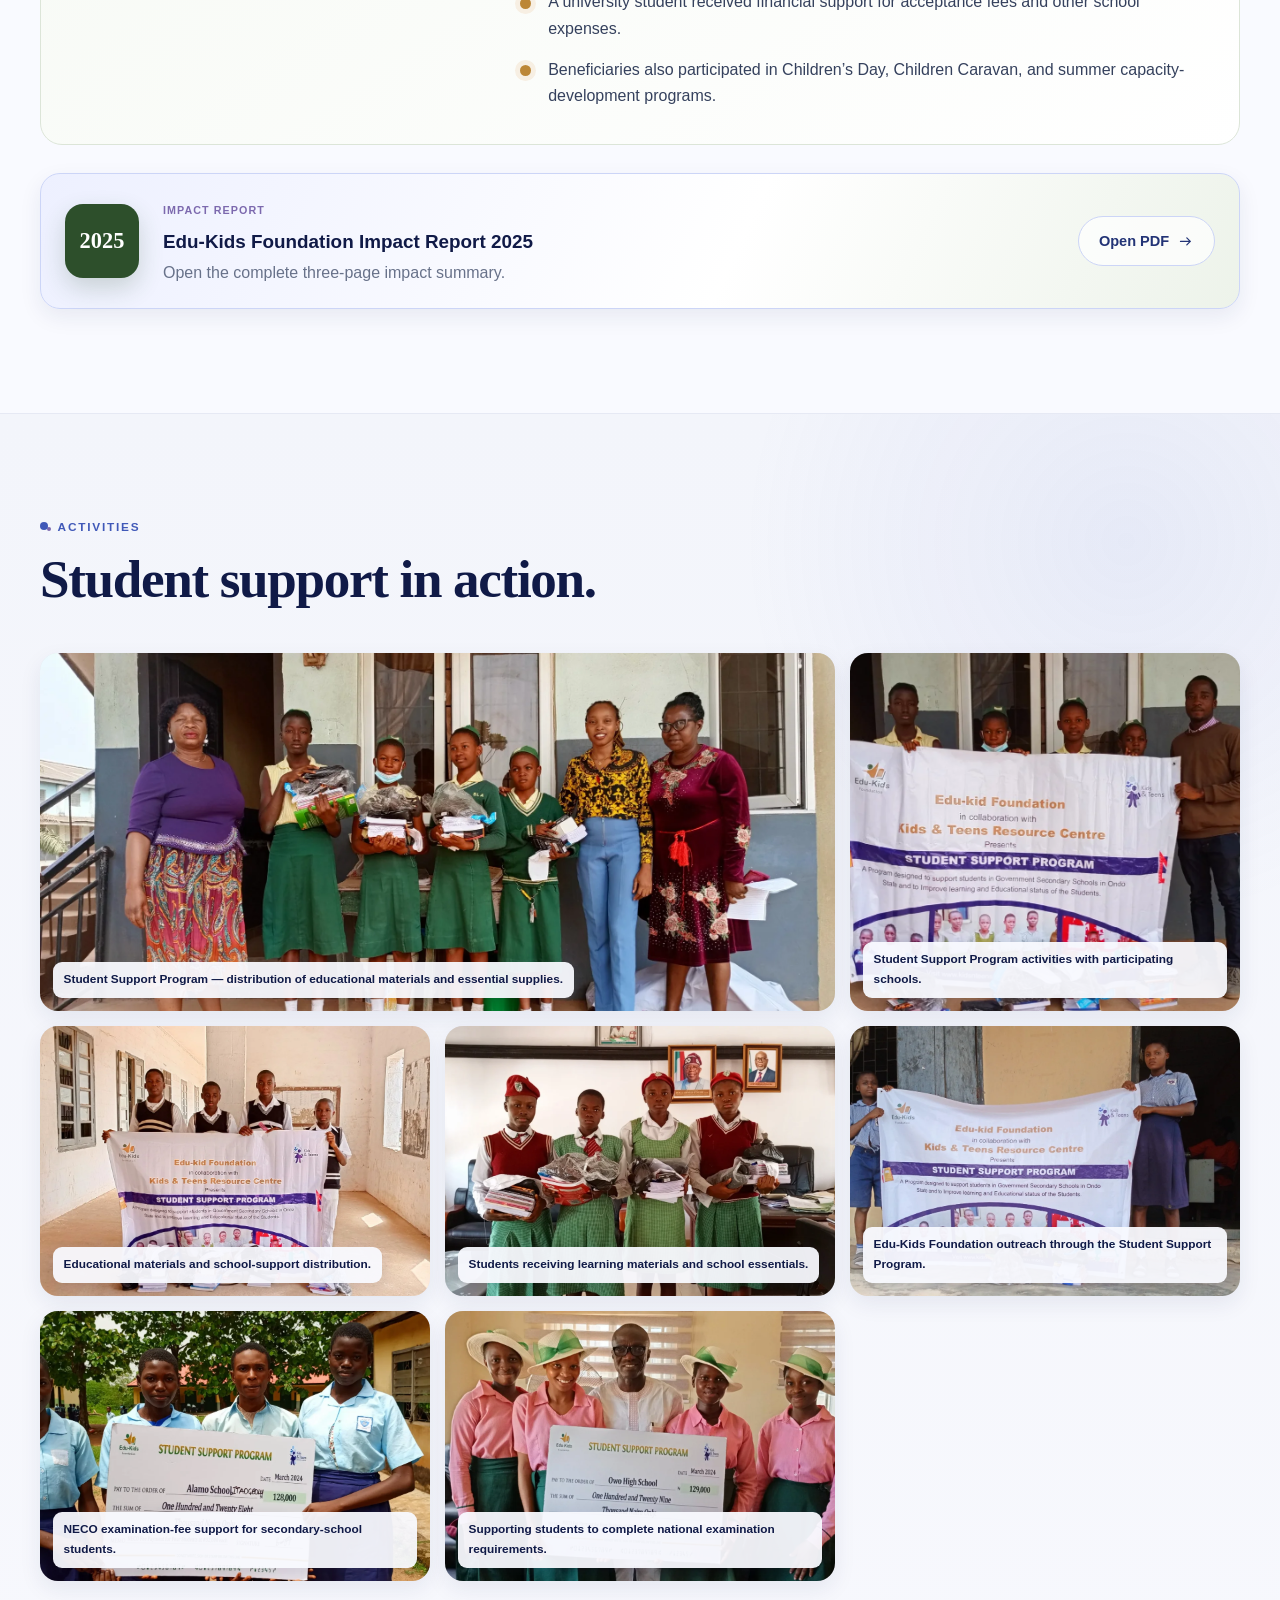
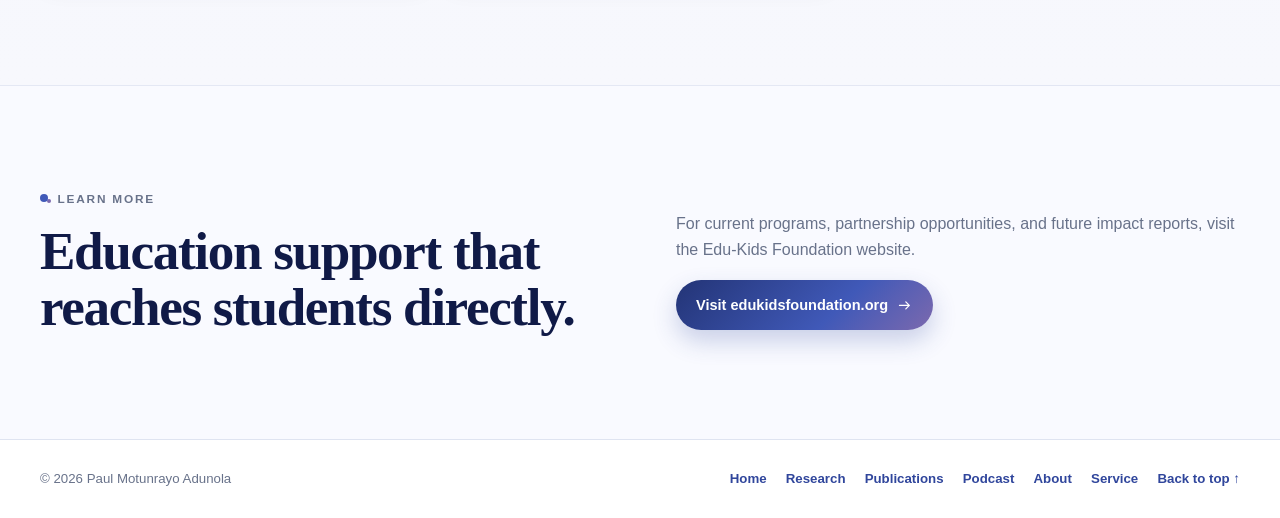
<file: service.html>
<!doctype html><html lang="en"><head>
<meta charset="utf-8"><meta name="viewport" content="width=device-width, initial-scale=1">
<meta name="description" content="Edu-Kids Foundation service and community impact by Paul Motunrayo Adunola."><meta name="author" content="Paul Motunrayo Adunola"><meta name="theme-color" content="#233476">
<title>Service | Paul Adunola</title><link rel="icon" href="favicon.svg" type="image/svg+xml"><link rel="stylesheet" href="styles.css"><script>document.documentElement.classList.add('js');</script></head><body data-page="service"><div class="scroll-progress" aria-hidden="true"><span></span></div><div class="cursor-glow" aria-hidden="true"></div><a class="skip-link" href="#main">Skip to content</a><svg class="svg-sprite" aria-hidden="true" focusable="false">
  <symbol id="icon-robot" viewBox="0 0 24 24"><rect x="5" y="7" width="14" height="9" rx="2"/><circle cx="9" cy="11" r="1.7"/><circle cx="15" cy="11" r="1.7"/><path d="M12 7V4m-3 12-2 3m8-3 2 3M8 20h8"/></symbol>
  <symbol id="icon-vision" viewBox="0 0 24 24"><path d="M2 12s3.5-6 10-6 10 6 10 6-3.5 6-10 6S2 12 2 12z"/><circle cx="12" cy="12" r="3"/><path d="M4 4h4M4 4v4m16-4h-4m4 0v4M4 20h4m-4 0v-4m16 4h-4m4 0v-4"/></symbol>
  <symbol id="icon-harvest" viewBox="0 0 24 24"><circle cx="8" cy="12" r="4"/><circle cx="15" cy="13" r="4"/><circle cx="11" cy="17" r="4"/><path d="M12 8c1-4 4-6 8-5-1 4-3 6-8 6M10 8C9 5 7 4 4 4c0 3 2 5 5 6"/></symbol>
  <symbol id="icon-data" viewBox="0 0 24 24"><path d="M4 18V9m5 9V5m5 13v-7m5 7V3"/><path d="M3 20h18"/><circle cx="4" cy="9" r="1"/><circle cx="9" cy="5" r="1"/><circle cx="14" cy="11" r="1"/><circle cx="19" cy="3" r="1"/></symbol>
  <symbol id="icon-globe" viewBox="0 0 24 24"><circle cx="12" cy="12" r="9"/><path d="M3 12h18M12 3c3 3 4.5 6 4.5 9S15 18 12 21c-3-3-4.5-6-4.5-9S9 6 12 3z"/></symbol>
  <symbol id="icon-decision" viewBox="0 0 24 24"><path d="M4 6h16M4 12h16M4 18h16"/><circle cx="9" cy="6" r="2"/><circle cx="15" cy="12" r="2"/><circle cx="11" cy="18" r="2"/></symbol>
  <symbol id="icon-arrow" viewBox="0 0 24 24"><path d="M5 12h14m-5-5 5 5-5 5"/></symbol>
  <symbol id="icon-expand" viewBox="0 0 24 24"><path d="M8 3H3v5m13-5h5v5M8 21H3v-5m13 5h5v-5"/></symbol>
</svg>
<header class="site-header" id="top"><div class="nav-wrap"><a class="brand" href="index.html" aria-label="Paul Adunola home"><img class="brand-mark" src="assets/icons/blueberry-mark.svg" alt="" aria-hidden="true"><span class="brand-copy"><strong>Paul Adunola</strong><small>Plant Breeding · Phenomics</small></span></a><button class="nav-toggle" aria-expanded="false" aria-controls="primary-nav" aria-label="Open navigation"><span></span><span></span><span></span></button><nav id="primary-nav" class="primary-nav" aria-label="Primary navigation"><a href="index.html" data-page="home">Home</a><a href="research.html" data-page="research">Research</a><a href="publications.html" data-page="publications">Publications</a><a href="podcast.html" data-page="podcast">Podcast</a><a href="about.html" data-page="about">About</a><a href="service.html" data-page="service">Service</a></nav></div></header>
<main id="main">
  <section class="page-hero section-shell service-page-hero" data-reveal>
    <div class="page-hero-inner service-hero-inner">
      <div>
        <p class="section-kicker">Service &amp; community impact</p>
        <h1>Edu-Kids Foundation</h1>
        <p>Supporting educational access, student welfare, and opportunity in Nigeria.</p>
        <div class="service-link-row service-link-row-dark">
          <a class="button button-primary interactive-button" href="https://edukidsfoundation.org/" target="_blank" rel="noopener"><span>Visit foundation website</span><svg><use href="#icon-arrow"></use></svg></a>
          <a id="edukids-hero-report" class="button button-secondary interactive-button" href="assets/docs/Edu-Kids_Impact_Report_2025.pdf" target="_blank" rel="noopener"><span>Open <span id="edukids-hero-report-year">2025</span> impact report</span></a>
        </div>
      </div>
      <a class="edukids-logo-hero image-link" href="assets/images/edukids/edukids-logo.png" data-lightbox data-caption="Edu-Kids Foundation logo">
        <img src="assets/images/edukids/edukids-logo.png" alt="Edu-Kids Foundation logo">
        <span class="image-action"><svg><use href="#icon-expand"></use></svg> View</span>
      </a>
    </div>
  </section>

  <section class="section section-alt">
    <div class="section-shell founder-grid" data-reveal>
      <div>
        <p class="section-kicker">Why I serve</p>
        <h2>Reducing barriers to education.</h2>
      </div>
      <div class="prose">
        <p id="edukids-page-summary">Edu-Kids Foundation supports students through practical educational and welfare programs.</p>
        <p><strong>Role:</strong> Founder and Fundraising &amp; Budgeting Lead.</p>
      </div>
    </div>
  </section>

  <section class="section section-shell">
    <div class="section-heading" data-reveal>
      <div><p class="section-kicker"><span id="edukids-impact-year">2025</span> impact</p><h2>A year of practical student support.</h2></div>
      <p>The <span id="edukids-summary-report-year">2025</span> impact report summarizes educational support, examination-fee assistance, feeding, hygiene support, and capacity-building activities.</p>
    </div>
    <div class="impact-grid" id="edukids-impact"></div>
    <div class="impact-highlights-wrap" data-reveal>
      <div><p class="section-kicker">Additional highlights</p><h3>Beyond the headline numbers</h3></div>
      <ul class="impact-highlights" id="edukids-highlights"></ul>
    </div>
    <div class="report-card interactive-card" data-reveal>
      <div class="report-card-mark" id="edukids-report-mark">2025</div>
      <div><span class="tag">Impact report</span><h3>Edu-Kids Foundation Impact Report <span id="edukids-report-title-year">2025</span></h3><p>Open the complete three-page impact summary.</p></div>
      <a id="edukids-report-link" class="button button-secondary interactive-button" href="assets/docs/Edu-Kids_Impact_Report_2025.pdf" target="_blank" rel="noopener"><span>Open PDF</span><svg><use href="#icon-arrow"></use></svg></a>
    </div>
  </section>

  <section class="section section-alt edukids-gallery-section">
    <div class="section-shell">
      <div class="section-heading compact" data-reveal>
        <div><p class="section-kicker">Activities</p><h2>Student support in action.</h2></div>
      </div>
      <div class="edukids-gallery" id="edukids-gallery"></div>
    </div>
  </section>

  <section class="section section-shell service-closing" data-reveal>
    <div><p class="section-kicker">Learn more</p><h2>Education support that reaches students directly.</h2></div>
    <div><p>For current programs, partnership opportunities, and future impact reports, visit the Edu-Kids Foundation website.</p><a class="button button-primary interactive-button" href="https://edukidsfoundation.org/" target="_blank" rel="noopener"><span>Visit edukidsfoundation.org</span><svg><use href="#icon-arrow"></use></svg></a></div>
  </section>
</main><footer class="site-footer"><div class="section-shell footer-inner"><p>© <span id="year"></span> Paul Motunrayo Adunola</p><div class="footer-nav"><a href="index.html">Home</a><a href="research.html">Research</a><a href="publications.html">Publications</a><a href="podcast.html">Podcast</a><a href="about.html">About</a><a href="service.html">Service</a><a href="#top">Back to top ↑</a></div></div></footer><dialog class="lightbox" id="lightbox" aria-label="Image viewer"><button class="lightbox-close" type="button" aria-label="Close image viewer">×</button><div class="lightbox-inner"><img id="lightbox-image" alt=""><div class="lightbox-meta"><p id="lightbox-caption"></p><a id="lightbox-original" href="#" target="_blank" rel="noopener">Open full image ↗</a></div></div></dialog><script src="data/latest.js"></script><script src="data/publications.js"></script><script src="data/research.js"></script><script src="data/podcast.js"></script><script src="data/edukids.js"></script><script src="script.js"></script></body></html>
</file>
<file: styles.css>
:root {
  --ink: #14203a;
  --ink-soft: #35415d;
  --muted: #68728a;
  --berry-950: #101a47;
  --berry-900: #18245c;
  --berry-800: #233476;
  --berry-700: #30469c;
  --berry-600: #4059b8;
  --berry-500: #5d72d1;
  --berry-300: #aab8ef;
  --berry-200: #ccd5f7;
  --berry-100: #edf0ff;
  --bloom: #7c69ae;
  --leaf: #4f7d52;
  --leaf-soft: #e8f0e7;
  --paper: #f9faff;
  --paper-warm: #f5f6fb;
  --white: #ffffff;
  --line: #dfe4f1;
  --line-strong: #cfd6e7;
  --max: 1200px;
  --radius: 22px;
  --radius-sm: 14px;
  --shadow-sm: 0 8px 22px rgba(29, 43, 92, 0.08);
  --shadow-md: 0 18px 44px rgba(29, 43, 92, 0.13);
  --shadow-lg: 0 28px 70px rgba(16, 26, 71, 0.18);
  --gradient: linear-gradient(135deg, var(--berry-800), var(--berry-600) 62%, var(--bloom));
  --gradient-dark: linear-gradient(135deg, #101a47, #22377e 62%, #4c3b77);
}

* { box-sizing: border-box; }
html { scroll-behavior: smooth; scroll-padding-top: 96px; }
body {
  margin: 0;
  color: var(--ink);
  background:
    radial-gradient(circle at 8% 7%, rgba(93, 114, 209, 0.08), transparent 22rem),
    radial-gradient(circle at 93% 28%, rgba(124, 105, 174, 0.06), transparent 26rem),
    var(--paper);
  font-family: "Avenir Next", Avenir, "Segoe UI", Inter, Helvetica, Arial, sans-serif;
  line-height: 1.67;
  -webkit-font-smoothing: antialiased;
  text-rendering: optimizeLegibility;
  overflow-x: hidden;
}
body.lightbox-open { overflow: hidden; }
img { display: block; max-width: 100%; }
a { color: inherit; }
button, a { -webkit-tap-highlight-color: transparent; }
button, input, textarea, select { font: inherit; }
svg { width: 1em; height: 1em; fill: none; stroke: currentColor; stroke-width: 1.8; stroke-linecap: round; stroke-linejoin: round; }
.svg-sprite { position: absolute; width: 0; height: 0; overflow: hidden; }

::selection { background: var(--berry-200); color: var(--berry-950); }

.skip-link {
  position: fixed;
  left: -9999px;
  top: 1rem;
  z-index: 2000;
  background: var(--berry-900);
  color: white;
  border-radius: 999px;
  padding: 0.75rem 1rem;
  text-decoration: none;
  font-weight: 700;
}
.skip-link:focus { left: 1rem; }

.scroll-progress {
  position: fixed;
  inset: 0 0 auto 0;
  height: 3px;
  z-index: 1000;
  background: transparent;
  pointer-events: none;
}
.scroll-progress span {
  display: block;
  width: 0;
  height: 100%;
  background: linear-gradient(90deg, var(--berry-500), var(--bloom), var(--leaf));
  box-shadow: 0 0 14px rgba(93, 114, 209, 0.45);
}

.cursor-glow {
  position: fixed;
  width: 260px;
  height: 260px;
  border-radius: 50%;
  background: radial-gradient(circle, rgba(93, 114, 209, 0.10), rgba(93, 114, 209, 0.035) 42%, transparent 70%);
  pointer-events: none;
  z-index: -1;
  transform: translate(-50%, -50%);
  opacity: 0;
  transition: opacity 0.25s ease;
}

.section-shell { width: min(var(--max), calc(100% - 48px)); margin-inline: auto; }
.section { padding: 104px 0; }
.section-alt {
  background:
    radial-gradient(circle at 88% 10%, rgba(93, 114, 209, 0.09), transparent 24rem),
    linear-gradient(180deg, #f3f5fb 0%, #f7f8fd 100%);
  border-top: 1px solid rgba(223, 228, 241, 0.72);
  border-bottom: 1px solid rgba(223, 228, 241, 0.72);
}

.site-header {
  position: sticky;
  top: 0;
  z-index: 500;
  background: rgba(249, 250, 255, 0.80);
  backdrop-filter: blur(18px) saturate(140%);
  border-bottom: 1px solid rgba(204, 213, 247, 0.58);
  transition: box-shadow 0.25s ease, background 0.25s ease;
}
.site-header.scrolled { background: rgba(249, 250, 255, 0.94); box-shadow: 0 12px 34px rgba(23, 36, 92, 0.08); }
.nav-wrap {
  width: min(var(--max), calc(100% - 48px));
  margin-inline: auto;
  min-height: 78px;
  display: flex;
  align-items: center;
  justify-content: space-between;
  gap: 2rem;
}
.brand {
  display: inline-flex;
  align-items: center;
  gap: 0.78rem;
  color: var(--berry-900);
  text-decoration: none;
}
.brand-mark { width: 45px; height: 45px; filter: drop-shadow(0 7px 12px rgba(32, 50, 113, 0.16)); transition: transform 0.28s ease; }
.brand:hover .brand-mark { transform: rotate(-4deg) scale(1.06); }
.brand-copy { display: grid; line-height: 1.15; }
.brand-copy strong { font-size: 0.98rem; letter-spacing: 0.005em; }
.brand-copy small { margin-top: 0.24rem; color: var(--muted); font-size: 0.68rem; font-weight: 700; letter-spacing: 0.08em; text-transform: uppercase; }
.primary-nav { display: flex; align-items: center; gap: 1.42rem; }
.primary-nav a {
  position: relative;
  color: #4c5670;
  text-decoration: none;
  font-size: 0.91rem;
  font-weight: 700;
  transition: color 0.22s ease;
}
.primary-nav a::after {
  content: "";
  position: absolute;
  left: 0;
  right: 100%;
  bottom: -0.52rem;
  height: 2px;
  border-radius: 2px;
  background: var(--gradient);
  transition: right 0.24s ease;
}
.primary-nav a:hover,
.primary-nav a.active { color: var(--berry-800); }
.primary-nav a:hover::after,
.primary-nav a.active::after { right: 0; }
.nav-toggle { display: none; border: 0; background: transparent; padding: 10px; color: var(--berry-900); cursor: pointer; }
.nav-toggle span { display: block; width: 25px; height: 2px; background: currentColor; margin: 5px 0; transition: transform 0.22s ease, opacity 0.22s ease; }
.nav-toggle[aria-expanded="true"] span:nth-child(1) { transform: translateY(7px) rotate(45deg); }
.nav-toggle[aria-expanded="true"] span:nth-child(2) { opacity: 0; }
.nav-toggle[aria-expanded="true"] span:nth-child(3) { transform: translateY(-7px) rotate(-45deg); }

.hero {
  position: relative;
  display: grid;
  grid-template-columns: minmax(0, 1.32fr) minmax(330px, 0.68fr);
  gap: 76px;
  align-items: center;
  padding-top: 82px;
  padding-bottom: 96px;
}
.hero::before,
.hero::after {
  content: "";
  position: absolute;
  border-radius: 50%;
  z-index: -1;
  filter: blur(0.1px);
}
.hero::before {
  width: 220px;
  height: 220px;
  right: 22%;
  top: 10%;
  background: radial-gradient(circle at 34% 30%, rgba(255,255,255,.9) 0 3%, rgba(93,114,209,.14) 4% 58%, rgba(35,52,118,.05) 59% 100%);
}
.hero::after {
  width: 44px;
  height: 44px;
  right: 46%;
  bottom: 16%;
  background: var(--berry-300);
  box-shadow: 54px 30px 0 -10px rgba(124,105,174,.35), -34px 26px 0 -16px rgba(79,125,82,.35);
}
.hero-badge {
  display: inline-flex;
  align-items: center;
  gap: 0.55rem;
  padding: 0.42rem 0.72rem;
  border: 1px solid var(--berry-200);
  background: rgba(237, 240, 255, 0.72);
  color: var(--berry-800);
  border-radius: 999px;
  font-size: 0.78rem;
  font-weight: 800;
  margin-bottom: 1.2rem;
}
.berry-dot { width: 9px; height: 9px; border-radius: 50%; background: var(--berry-600); box-shadow: 5px 4px 0 -1px var(--bloom), -3px 5px 0 -2px var(--berry-900); }
.eyebrow, .section-kicker {
  margin: 0 0 0.82rem;
  text-transform: uppercase;
  letter-spacing: 0.15em;
  font-size: 0.74rem;
  font-weight: 900;
  color: var(--berry-600);
}
.section-kicker::before {
  content: "";
  display: inline-block;
  width: 8px;
  height: 8px;
  border-radius: 50%;
  margin-right: 0.6rem;
  background: var(--berry-600);
  box-shadow: 5px 3px 0 -2px var(--bloom);
  vertical-align: 1px;
}
.hero h1, h2, .column-title, .research-card h3, .plain-card h3, .photo-card h3 {
  font-family: Charter, "Iowan Old Style", "Palatino Linotype", Palatino, Georgia, serif;
}
.hero h1, h2 { color: var(--berry-950); font-weight: 650; line-height: 1.06; }
.hero h1 { font-size: clamp(3.35rem, 6.3vw, 6.2rem); margin: 0 0 1.22rem; letter-spacing: -0.045em; }
.hero h1 span { color: var(--berry-700); }
.hero h1::after {
  content: "";
  display: block;
  width: 92px;
  height: 6px;
  border-radius: 999px;
  margin-top: 1.15rem;
  background: var(--gradient);
}
.role { margin: 0; font-size: 1.26rem; font-weight: 800; color: var(--ink); }
.affiliation { margin: 0.34rem 0 1.42rem; color: var(--muted); font-weight: 650; }
.hero-statement { max-width: 760px; margin: 0; font-size: 1.16rem; color: var(--ink-soft); }
.hero-actions { display: flex; flex-wrap: wrap; gap: 0.8rem; margin-top: 2rem; }
.button {
  --mx: 50%;
  --my: 50%;
  position: relative;
  isolation: isolate;
  display: inline-flex;
  align-items: center;
  justify-content: center;
  gap: 0.5rem;
  min-height: 50px;
  padding: 0.76rem 1.25rem;
  border-radius: 999px;
  text-decoration: none;
  font-weight: 800;
  font-size: 0.91rem;
  overflow: hidden;
  transition: transform 0.2s ease, box-shadow 0.2s ease, border-color 0.2s ease;
}
.button::before {
  content: "";
  position: absolute;
  inset: 0;
  z-index: -1;
  background: radial-gradient(circle at var(--mx) var(--my), rgba(255,255,255,.34), transparent 32%);
  opacity: 0;
  transition: opacity 0.2s ease;
}
.button:hover::before { opacity: 1; }
.button:hover { transform: translateY(-2px); }
.button svg { width: 1.05rem; height: 1.05rem; }
.button-primary { color: white; background: var(--gradient); box-shadow: 0 11px 24px rgba(48,70,156,.24); }
.button-primary:hover { box-shadow: 0 15px 34px rgba(48,70,156,.30); }
.button-secondary { color: var(--berry-800); border: 1px solid var(--berry-200); background: rgba(255,255,255,.72); }
.button-secondary:hover { border-color: var(--berry-400, #8293df); box-shadow: var(--shadow-sm); }
.social-links { display: flex; flex-wrap: wrap; gap: 0.58rem; margin-top: 1.55rem; }
.social-links a {
  display: inline-flex;
  align-items: center;
  gap: 0.42rem;
  color: var(--muted);
  border: 1px solid transparent;
  border-radius: 999px;
  padding: 0.38rem 0.55rem;
  text-decoration: none;
  font-size: 0.79rem;
  font-weight: 750;
  transition: color .2s ease, background .2s ease, border-color .2s ease, transform .2s ease;
}
.social-links a span { display: grid; place-items: center; min-width: 24px; height: 24px; padding: 0 4px; border-radius: 8px; background: var(--berry-100); color: var(--berry-700); font-size: .67rem; font-weight: 900; }
.social-links a:hover { color: var(--berry-800); background: white; border-color: var(--berry-200); transform: translateY(-1px); }

.hero-portrait {
  margin: 0;
  border-radius: 42% 42% 24px 24px;
  background: linear-gradient(135deg, var(--berry-100), #e2e7fa);
  box-shadow: var(--shadow-lg);
  aspect-ratio: 4 / 5;
}
.image-frame { position: relative; padding: 6px; background: linear-gradient(145deg, rgba(93,114,209,.80), rgba(124,105,174,.32), rgba(79,125,82,.36)); }
.image-frame .image-link { border-radius: calc(var(--radius) - 4px); }
.hero-portrait .image-link { width: 100%; height: 100%; border-radius: 42% 42% 20px 20px; }
.hero-portrait img { width: 100%; height: 100%; object-fit: cover; object-position: 50% 22%; transition: transform .55s ease; }
.hero-portrait:hover img { transform: scale(1.025); }

.image-link { position: relative; display: block; overflow: hidden; color: inherit; text-decoration: none; }
.image-link img { transition: transform 0.48s cubic-bezier(.2,.7,.2,1), filter 0.35s ease; }
.image-link::after {
  content: "";
  position: absolute;
  inset: 0;
  background: linear-gradient(to top, rgba(16,26,71,.34), transparent 40%);
  opacity: 0;
  transition: opacity .28s ease;
  pointer-events: none;
}
.image-link:hover::after { opacity: 1; }
.image-link:hover img { transform: scale(1.035); }
.image-action {
  position: absolute;
  right: 12px;
  top: 12px;
  z-index: 3;
  display: inline-flex;
  align-items: center;
  gap: .38rem;
  min-height: 34px;
  padding: .42rem .58rem;
  border: 1px solid rgba(255,255,255,.55);
  border-radius: 999px;
  background: rgba(15,26,70,.70);
  backdrop-filter: blur(8px);
  color: white;
  font-size: .72rem;
  font-weight: 800;
  opacity: 0;
  transform: translateY(-6px);
  transition: opacity .22s ease, transform .22s ease;
}
.image-link:hover .image-action,
.image-link:focus-visible .image-action { opacity: 1; transform: translateY(0); }
.image-action svg { width: .9rem; height: .9rem; }

.image-ribbon {
  display: grid;
  grid-template-columns: 1.05fr 1.5fr 0.85fr;
  height: 310px;
  overflow: hidden;
  background: var(--berry-950);
  border-block: 1px solid rgba(255,255,255,.08);
}
.image-ribbon figure { margin: 0; position: relative; min-width: 0; overflow: hidden; }
.image-ribbon figure + figure { border-left: 1px solid rgba(255,255,255,.18); }
.image-ribbon .image-link { width: 100%; height: 100%; }
.image-ribbon img { width: 100%; height: 100%; object-fit: cover; filter: saturate(.96) contrast(1.03); }
.image-ribbon figcaption {
  position: absolute;
  z-index: 4;
  left: 22px;
  bottom: 18px;
  color: white;
  font-size: .83rem;
  font-weight: 850;
  letter-spacing: .025em;
  text-shadow: 0 1px 8px rgba(0,0,0,.28);
  pointer-events: none;
}

.about-grid { display: grid; grid-template-columns: .86fr 1.14fr; gap: 92px; align-items: start; }
h2 { font-size: clamp(2.25rem, 4.15vw, 3.75rem); margin: 0; letter-spacing: -.025em; }
h2 em { color: var(--berry-700); font-weight: inherit; }
.prose { color: var(--ink-soft); font-size: 1.04rem; }
.prose p:first-child { margin-top: 0; }
.prose p { margin-bottom: 1rem; }
.about-chips { display: flex; flex-wrap: wrap; gap: .55rem; margin-top: 1.5rem; }
.about-chips span,
.mini-list span {
  display: inline-flex;
  align-items: center;
  border: 1px solid var(--berry-200);
  background: rgba(255,255,255,.72);
  border-radius: 999px;
  padding: .48rem .72rem;
  color: #4b5778;
  font-size: .78rem;
  font-weight: 800;
}
.about-chips span::before,
.mini-list span::before { content: ""; width: 6px; height: 6px; border-radius: 50%; background: var(--berry-600); margin-right: .42rem; }

.section-heading { display: grid; grid-template-columns: 1.24fr .76fr; gap: 72px; align-items: end; margin-bottom: 46px; }
.section-heading > p { margin: 0; color: var(--muted); max-width: 520px; }
.section-heading.compact { grid-template-columns: 1fr; }

.research-section { position: relative; overflow: hidden; }
.research-section::before { content: ""; position: absolute; width: 520px; height: 520px; border-radius: 50%; right: -280px; top: 120px; border: 90px solid rgba(93,114,209,.035); }
.research-grid { display: grid; grid-template-columns: repeat(3, minmax(0,1fr)); gap: 24px; perspective: 1200px; }
.research-card {
  --rx: 0deg;
  --ry: 0deg;
  --mx: 50%;
  --my: 50%;
  position: relative;
  background: rgba(255,255,255,.88);
  border: 1px solid rgba(204,213,247,.85);
  border-radius: var(--radius);
  overflow: hidden;
  min-width: 0;
  box-shadow: 0 5px 18px rgba(31,44,93,.045);
  transform: rotateX(var(--rx)) rotateY(var(--ry));
  transform-style: preserve-3d;
  transition: transform .25s ease, box-shadow .25s ease, border-color .25s ease;
}
.research-card::before {
  content: "";
  position: absolute;
  inset: 0;
  z-index: 5;
  pointer-events: none;
  background: radial-gradient(circle at var(--mx) var(--my), rgba(170,184,239,.25), transparent 35%);
  opacity: 0;
  transition: opacity .25s ease;
}
.research-card:hover { border-color: var(--berry-300); box-shadow: var(--shadow-md); }
.research-card:hover::before { opacity: 1; }
.research-card-wide { grid-column: span 2; display: grid; grid-template-columns: .92fr 1.08fr; }
.research-image { height: 228px; }
.research-card-wide .research-image { height: 100%; min-height: 310px; }
.research-image img { width: 100%; height: 100%; object-fit: cover; }
.card-body { position: relative; z-index: 6; padding: 25px; background: rgba(255,255,255,.90); }
.card-topline { display: flex; align-items: center; gap: .65rem; margin-bottom: .85rem; }
.card-icon { display: grid; place-items: center; width: 36px; height: 36px; border-radius: 11px; background: var(--berry-100); color: var(--berry-700); border: 1px solid var(--berry-200); }
.card-icon svg { width: 19px; height: 19px; }
.tag { color: var(--bloom); text-transform: uppercase; letter-spacing: .1em; font-size: .67rem; font-weight: 900; }
.research-card h3, .plain-card h3, .photo-card h3 { color: var(--berry-950); font-size: 1.42rem; font-weight: 650; line-height: 1.24; margin: 0 0 .78rem; }
.research-card p { margin: 0; color: var(--muted); font-size: .94rem; }

.work-feature { display: grid; grid-template-columns: .96fr 1.04fr; gap: 74px; align-items: center; }
.work-feature-image { border-radius: var(--radius); overflow: hidden; min-height: 470px; box-shadow: var(--shadow-md); }
.work-feature-image .image-link, .work-feature-image img { width: 100%; height: 100%; min-height: 458px; }
.work-feature-image img { object-fit: cover; object-position: center; }
.work-feature-copy p:not(.section-kicker) { color: var(--muted); font-size: 1.04rem; }
.mini-list { display: flex; flex-wrap: wrap; gap: .58rem; margin-top: 1.4rem; }

.experience-section { background: white; border-block: 1px solid var(--line); }
.two-column { display: grid; grid-template-columns: 1fr 1fr; gap: 82px; }
.column-title { font-weight: 650; color: var(--berry-900); font-size: 1.55rem; margin: 0 0 1.22rem; }
.timeline { border-top: 1px solid var(--line); }
.timeline-item { position: relative; display: grid; grid-template-columns: 116px 1fr; gap: 22px; padding: 25px 0; border-bottom: 1px solid var(--line); }
.timeline-item::before { content: ""; position: absolute; left: 0; bottom: -1px; width: 0; height: 2px; background: var(--gradient); transition: width .28s ease; }
.timeline-item:hover::before { width: 100%; }
.timeline-date { color: var(--berry-600); font-weight: 900; font-size: .8rem; }
.timeline-item h4 { margin: -.25rem 0 .1rem; font-size: 1.03rem; color: var(--ink); }
.timeline-item p { margin: .38rem 0 0; color: var(--muted); font-size: .91rem; }
.timeline-item.current { background: linear-gradient(90deg, rgba(237,240,255,.72), transparent 88%); margin-inline: -14px; padding-inline: 14px; border-radius: 12px; }
.current-pill { display: inline-flex; padding: .2rem .48rem; margin-bottom: .45rem; border-radius: 999px; background: var(--leaf-soft); color: var(--leaf); font-size: .65rem; font-weight: 900; text-transform: uppercase; letter-spacing: .08em; }
.muted { color: var(--muted); }
.timeline-more { border-bottom: 1px solid var(--line); padding: 20px 0; }
.timeline-more summary { cursor: pointer; color: var(--berry-800); font-weight: 800; list-style: none; }
.timeline-more summary::-webkit-details-marker { display: none; }
.timeline-more summary::after { content: "+"; float: right; color: var(--berry-500); font-size: 1.2rem; }
.timeline-more[open] summary::after { content: "−"; }
.details-content { padding: 12px 0 2px 138px; }
.details-content p { color: var(--muted); font-size: .89rem; }

.publications-section { position: relative; }
.text-link { display: inline-flex; align-items: center; gap: .35rem; color: var(--berry-700); font-weight: 850; text-decoration: none; }
.text-link svg { width: 1rem; height: 1rem; transition: transform .2s ease; }
.text-link:hover svg { transform: translateX(4px); }
.publication-list { border-top: 1px solid var(--line); }
.publication { position: relative; display: grid; grid-template-columns: 86px 1fr; gap: 30px; padding: 26px 14px 26px 0; border-bottom: 1px solid var(--line); transition: background .22s ease, padding-left .22s ease; }
.publication:hover { background: linear-gradient(90deg, var(--berry-100), rgba(255,255,255,0)); padding-left: 14px; }
.pub-year { color: var(--berry-600); font-weight: 900; font-size: .83rem; }
.publication h3 { margin: -.25rem 0 .42rem; font-size: 1.01rem; line-height: 1.46; font-weight: 760; color: var(--ink); }
.publication p { margin: 0; color: var(--muted); font-size: .89rem; }
.publication a { display: inline-block; margin-top: .55rem; color: var(--berry-700); font-size: .79rem; font-weight: 850; text-decoration-thickness: 1px; text-underline-offset: 3px; }

.community-section { overflow: hidden; }
.three-column-cards { display: grid; grid-template-columns: 1fr 1fr 1.18fr; gap: 23px; perspective: 1200px; }
.plain-card, .photo-card {
  background: rgba(255,255,255,.90);
  border: 1px solid var(--berry-200);
  border-radius: var(--radius);
  overflow: hidden;
  box-shadow: var(--shadow-sm);
  transition: transform .25s ease, box-shadow .25s ease, border-color .25s ease;
}
.plain-card:hover, .photo-card:hover { border-color: var(--berry-300); box-shadow: var(--shadow-md); }
.plain-card { position: relative; padding: 28px; }
.plain-card-icon { display: grid; place-items: center; width: 42px; height: 42px; margin-bottom: 1.1rem; border-radius: 50%; background: var(--gradient); color: white; font-size: .72rem; font-weight: 900; box-shadow: 0 8px 18px rgba(48,70,156,.20); }
.plain-card p, .plain-card li { color: var(--muted); font-size: .9rem; }
.plain-card ul { padding-left: 1.1rem; margin-bottom: 0; }
.photo-card .image-link { height: 220px; }
.photo-card img { width: 100%; height: 100%; object-fit: cover; }
.photo-card > div { padding: 23px; }
.photo-card p { margin-bottom: 0; color: var(--muted); }

.gallery-section { position: relative; }
.gallery-grid { display: grid; grid-template-columns: 1.25fr 1fr 1fr; grid-template-rows: 270px 270px; gap: 13px; }
.gallery-grid figure { margin: 0; position: relative; overflow: hidden; border-radius: 16px; background: #dfe3ef; box-shadow: 0 5px 16px rgba(30,42,85,.07); }
.gallery-grid .gallery-large { grid-row: 1 / 3; }
.gallery-grid .image-link { width: 100%; height: 100%; }
.gallery-grid img { width: 100%; height: 100%; object-fit: cover; }
.gallery-grid figcaption { position: absolute; z-index: 4; left: 12px; bottom: 12px; max-width: calc(100% - 24px); background: rgba(249,250,255,.93); color: var(--berry-950); padding: .42rem .61rem; border-radius: 8px; box-shadow: 0 4px 14px rgba(16,26,71,.11); font-size: .73rem; font-weight: 850; pointer-events: none; }

.service-section {
  position: relative;
  overflow: hidden;
  color: white;
  background: var(--gradient-dark);
}
.service-section::before { content: ""; position: absolute; inset: 0; background: radial-gradient(circle at 80% 20%, rgba(170,184,239,.22), transparent 31%), radial-gradient(circle at 18% 110%, rgba(79,125,82,.26), transparent 38%); }
.service-grid { position: relative; z-index: 2; display: grid; grid-template-columns: .8fr 1.2fr; gap: 86px; align-items: start; }
.service-section h2 { color: white; }
.section-kicker.light { color: #d7defc; }
.section-kicker.light::before { background: #dbe2ff; box-shadow: 5px 3px 0 -2px #9d8bc7; }
.service-section p { color: #e6eafd; margin-top: 0; font-size: 1.04rem; max-width: 760px; }
.button-light { background: white; color: var(--berry-900); margin-top: 1rem; box-shadow: 0 12px 28px rgba(0,0,0,.16); }
.service-berries { position: absolute; right: 6vw; bottom: -60px; width: 240px; height: 190px; opacity: .16; }
.service-berries span { position: absolute; width: 108px; height: 108px; border-radius: 50%; background: #b8c5ff; border: 10px solid rgba(255,255,255,.15); }
.service-berries span:nth-child(1) { left: 0; top: 20px; }
.service-berries span:nth-child(2) { left: 72px; top: 0; }
.service-berries span:nth-child(3) { left: 78px; top: 76px; width: 94px; height: 94px; }

.contact-section { display: grid; grid-template-columns: 1.1fr .9fr; gap: 82px; align-items: start; }
.contact-copy { color: var(--muted); max-width: 650px; font-size: 1.04rem; }
.contact-card { position: relative; padding: 28px 30px 28px 34px; border: 1px solid var(--berry-200); border-radius: var(--radius); background: linear-gradient(145deg, white, var(--berry-100)); box-shadow: var(--shadow-sm); overflow: hidden; }
.contact-card::after { content: ""; position: absolute; width: 130px; height: 130px; border-radius: 50%; right: -45px; bottom: -50px; background: rgba(93,114,209,.10); }
.contact-berry { position: absolute; left: 0; top: 24px; width: 5px; height: 58px; border-radius: 0 8px 8px 0; background: var(--gradient); }
.email-link { font-family: Charter, "Iowan Old Style", Georgia, serif; font-size: clamp(1.25rem, 2.2vw, 1.9rem); color: var(--berry-800); text-decoration-thickness: 1px; text-underline-offset: 5px; overflow-wrap: anywhere; }
.contact-card p { color: var(--muted); }
.contact-links { display: flex; flex-wrap: wrap; gap: .55rem; margin-top: 1.35rem; }
.contact-links a { color: var(--berry-700); background: white; border: 1px solid var(--berry-200); border-radius: 999px; padding: .42rem .65rem; text-decoration: none; font-size: .78rem; font-weight: 850; transition: transform .2s ease, border-color .2s ease; }
.contact-links a:hover { transform: translateY(-2px); border-color: var(--berry-400, #8293df); }

.site-footer { border-top: 1px solid var(--line); padding: 28px 0; background: white; }
.footer-inner { display: flex; align-items: center; justify-content: space-between; gap: 1rem; color: var(--muted); font-size: .83rem; }
.footer-inner p { margin: 0; }
.footer-inner a { color: var(--berry-700); font-weight: 850; text-decoration: none; }

.lightbox {
  width: min(96vw, 1180px);
  max-width: none;
  max-height: 92vh;
  padding: 0;
  border: 0;
  border-radius: 20px;
  background: #0d1435;
  color: white;
  box-shadow: 0 35px 100px rgba(2,8,32,.52);
  overflow: hidden;
}
.lightbox::backdrop { background: rgba(5, 10, 31, .82); backdrop-filter: blur(8px); }
.lightbox-inner { display: grid; grid-template-rows: minmax(0, 1fr) auto; max-height: 92vh; }
.lightbox img { width: 100%; max-height: 78vh; object-fit: contain; background: #080d22; }
.lightbox-meta { display: flex; align-items: center; justify-content: space-between; gap: 1rem; padding: 14px 18px; border-top: 1px solid rgba(255,255,255,.12); }
.lightbox-meta p { margin: 0; color: #e3e8ff; font-size: .88rem; }
.lightbox-meta a { color: #c6d2ff; font-size: .82rem; font-weight: 800; }
.lightbox-close { position: absolute; top: 12px; right: 12px; z-index: 4; display: grid; place-items: center; width: 42px; height: 42px; border: 1px solid rgba(255,255,255,.35); border-radius: 50%; color: white; background: rgba(7,13,37,.72); backdrop-filter: blur(6px); font-size: 1.75rem; line-height: 1; cursor: pointer; transition: transform .2s ease, background .2s ease; }
.lightbox-close:hover { transform: rotate(6deg) scale(1.05); background: rgba(65,89,184,.85); }

.js [data-reveal] { opacity: 0; transform: translateY(22px); transition: opacity .72s ease, transform .72s cubic-bezier(.2,.7,.2,1); }
.js [data-reveal].revealed { opacity: 1; transform: translateY(0); }

@media (pointer: coarse), (hover: none) {
  .cursor-glow { display: none; }
  .image-action { opacity: 1; transform: none; }
  .research-card { transform: none !important; }
}

@media (max-width: 1000px) {
  .hero { grid-template-columns: 1fr 330px; gap: 46px; }
  .hero h1 { font-size: clamp(3rem, 8vw, 4.8rem); }
  .about-grid, .work-feature, .contact-section { gap: 48px; }
  .research-grid { grid-template-columns: 1fr 1fr; }
  .research-card-wide { grid-column: span 2; }
  .three-column-cards { grid-template-columns: 1fr 1fr; }
  .photo-card { grid-column: span 2; display: grid; grid-template-columns: .8fr 1.2fr; }
  .photo-card .image-link { height: 100%; min-height: 245px; }
}

@media (max-width: 780px) {
  .section-shell, .nav-wrap { width: min(100% - 30px, var(--max)); }
  .section { padding: 78px 0; }
  .nav-wrap { min-height: 72px; }
  .brand-copy small { display: none; }
  .nav-toggle { display: block; }
  .primary-nav {
    display: flex;
    position: absolute;
    top: 72px;
    left: 0;
    right: 0;
    padding: 14px 22px 22px;
    background: rgba(249,250,255,.98);
    border-bottom: 1px solid var(--line);
    box-shadow: 0 18px 30px rgba(16,26,71,.09);
    flex-direction: column;
    align-items: flex-start;
    gap: .95rem;
    opacity: 0;
    transform: translateY(-12px);
    visibility: hidden;
    pointer-events: none;
    transition: opacity .2s ease, transform .2s ease, visibility .2s ease;
  }
  .primary-nav.open { opacity: 1; transform: translateY(0); visibility: visible; pointer-events: auto; }
  .primary-nav a { width: 100%; padding: .35rem 0; }
  .primary-nav a::after { display: none; }
  .hero { grid-template-columns: 1fr; padding-top: 56px; padding-bottom: 70px; }
  .hero-copy { order: 1; }
  .hero-portrait { order: 0; max-width: 345px; width: 100%; margin: 0 auto; }
  .hero h1 { font-size: clamp(3rem, 13vw, 4.6rem); }
  .hero::before, .hero::after { display: none; }
  .image-ribbon { grid-template-columns: 1fr 1fr; height: 230px; }
  .image-ribbon figure:last-child { display: none; }
  .about-grid, .section-heading, .work-feature, .two-column, .service-grid, .contact-section { grid-template-columns: 1fr; }
  .about-grid, .section-heading, .two-column, .service-grid, .contact-section { gap: 36px; }
  .research-grid { grid-template-columns: 1fr; }
  .research-card-wide { grid-column: span 1; display: block; }
  .research-card-wide .research-image { height: 240px; min-height: 0; }
  .three-column-cards { grid-template-columns: 1fr; }
  .photo-card { grid-column: span 1; display: block; }
  .gallery-grid { grid-template-columns: 1fr 1fr; grid-template-rows: 300px 220px 220px; }
  .gallery-grid .gallery-large { grid-column: 1 / 3; grid-row: auto; }
  .timeline-item { grid-template-columns: 92px 1fr; }
  .details-content { padding-left: 0; }
  .publication { grid-template-columns: 62px 1fr; gap: 16px; }
  .service-berries { right: -50px; }
  .lightbox { width: 96vw; }
  .lightbox-meta { align-items: flex-start; flex-direction: column; }
}

@media (max-width: 520px) {
  .hero-badge { font-size: .7rem; }
  .hero-actions .button { width: 100%; }
  .social-links { gap: .4rem; }
  .social-links a { font-size: .74rem; }
  .image-ribbon { grid-template-columns: 1fr; height: 230px; }
  .image-ribbon figure:nth-child(2) { display: none; }
  .gallery-grid { display: block; }
  .gallery-grid figure { height: 265px; margin-bottom: 12px; }
  .timeline-item { grid-template-columns: 1fr; gap: 7px; }
  .timeline-item.current { margin-inline: 0; }
  .publication { grid-template-columns: 1fr; gap: 6px; }
  .footer-inner { align-items: flex-start; flex-direction: column; }
  .contact-card { padding: 24px 22px 24px 28px; }
}

@media (prefers-reduced-motion: reduce) {
  html { scroll-behavior: auto; }
  *, *::before, *::after { animation: none !important; transition-duration: .001ms !important; scroll-behavior: auto !important; }
  .js [data-reveal] { opacity: 1; transform: none; }
  .cursor-glow { display: none; }
}

/* =========================================================
   Modular pages — keeps the original blueberry visual system
   ========================================================= */

.primary-nav a.active,
.primary-nav a[aria-current="page"] { color: var(--berry-800); }
.primary-nav a.active::after,
.primary-nav a[aria-current="page"]::after { transform: scaleX(1); }

.footer-nav { display: flex; flex-wrap: wrap; gap: .9rem 1.2rem; align-items: center; }
.footer-nav a { color: var(--berry-700); font-weight: 800; text-decoration: none; }
.footer-nav a:hover { color: var(--berry-900); }

.section-link-row { margin-top: 1.55rem; }
.text-link { color: var(--berry-700); font-weight: 850; text-underline-offset: 4px; text-decoration-thickness: 1px; }
.text-link:hover { color: var(--berry-900); }
.section-cta { display: flex; justify-content: center; margin-top: 34px; }
code { padding: .12em .35em; border-radius: 7px; background: var(--berry-100); color: var(--berry-800); font-size: .88em; }

.page-hero { padding-top: 88px; padding-bottom: 82px; }
.page-hero-inner { display: grid; grid-template-columns: 1.36fr .64fr; gap: 76px; align-items: end; }
.page-hero h1,
.podcast-page-hero h1 {
  margin: 0 0 1.25rem;
  color: var(--berry-950);
  font-family: Charter, "Iowan Old Style", "Palatino Linotype", Palatino, Georgia, serif;
  font-size: clamp(3.2rem, 6vw, 5.8rem);
  font-weight: 650;
  line-height: 1.02;
  letter-spacing: -.045em;
}
.page-hero h1 em,
.podcast-page-hero h1 em { color: var(--berry-700); font-weight: inherit; }
.page-hero p { max-width: 790px; margin: 0; color: var(--ink-soft); font-size: 1.08rem; }
.page-hero-aside {
  display: grid;
  gap: .55rem;
  padding: 26px 28px;
  border: 1px solid var(--berry-200);
  border-radius: var(--radius);
  background: linear-gradient(145deg, rgba(255,255,255,.9), var(--berry-100));
  color: var(--muted);
  box-shadow: var(--shadow-sm);
}
.page-hero-aside strong { color: var(--berry-900); font-size: .78rem; letter-spacing: .09em; text-transform: uppercase; }
.page-hero-aside .text-link { margin-top: .35rem; }

.latest-section { position: relative; overflow: hidden; }
.latest-section::after { content:""; position:absolute; width:380px; height:380px; border-radius:50%; left:-250px; bottom:-250px; border:70px solid rgba(93,114,209,.035); }
.latest-grid { position: relative; z-index: 1; display: grid; grid-template-columns: repeat(3,minmax(0,1fr)); gap: 22px; }
.latest-card {
  position: relative;
  display: block;
  min-height: 225px;
  padding: 26px;
  border: 1px solid var(--berry-200);
  border-radius: var(--radius);
  background: rgba(255,255,255,.9);
  box-shadow: 0 5px 18px rgba(31,44,93,.045);
  text-decoration: none;
  overflow: hidden;
  transition: transform .24s ease, border-color .24s ease, box-shadow .24s ease;
}
.latest-card::before { content:""; position:absolute; inset:auto -70px -75px auto; width:160px; height:160px; border-radius:50%; background:rgba(93,114,209,.08); transition:transform .3s ease; }
.latest-card:hover { transform: translateY(-5px); border-color: var(--berry-300); box-shadow: var(--shadow-md); }
.latest-card:hover::before { transform: scale(1.25); }
.latest-meta { display:flex; align-items:center; justify-content:space-between; gap:1rem; color:var(--bloom); font-size:.69rem; font-weight:900; text-transform:uppercase; letter-spacing:.08em; }
.latest-card h3 { position:relative; margin:1rem 0 .65rem; color:var(--berry-950); font-family:Charter,"Iowan Old Style",Georgia,serif; font-size:1.35rem; line-height:1.22; font-weight:650; }
.latest-card p { position:relative; margin:0; color:var(--muted); font-size:.9rem; }
.mini-arrow { position:absolute; right:22px; bottom:18px; color:var(--berry-700); font-size:1.25rem; font-weight:900; transition:transform .2s ease; }
.latest-card:hover .mini-arrow { transform:translateX(4px); }
.empty-state { grid-column:1/-1; padding:28px; border:1px dashed var(--berry-200); border-radius:var(--radius-sm); background:rgba(255,255,255,.65); color:var(--muted); text-align:center; }

.card-kicker { margin-bottom:.8rem; color:var(--bloom); font-size:.68rem; font-weight:900; letter-spacing:.09em; text-transform:uppercase; }
.tag-list { display:flex; flex-wrap:wrap; gap:.45rem; margin-top:1.05rem; }
.tag-list .tag { display:inline-flex; padding:.38rem .58rem; border:1px solid var(--berry-200); border-radius:999px; background:var(--berry-100); color:var(--berry-700); font-size:.66rem; letter-spacing:.055em; }

.home-podcast-section { overflow:hidden; }
.podcast-teaser { display:grid; grid-template-columns: 340px 1fr; gap:72px; align-items:center; }
.podcast-logo-wrap { border-radius:var(--radius); box-shadow:var(--shadow-lg); background:#c46c37; }
.podcast-logo-wrap img { width:100%; aspect-ratio:1; object-fit:cover; }
.podcast-intro { max-width:720px; color:var(--ink-soft); font-size:1.05rem; }
.podcast-hosts { color:var(--muted); font-weight:700; }

.publications-home .publication-list { margin-top: 4px; }
.publication-list { display:grid; }
.publication {
  display:grid;
  grid-template-columns: 80px 1fr auto;
  gap:22px;
  align-items:start;
  padding:25px 0;
  border-bottom:1px solid var(--line);
}
.publication .pub-year { color:var(--berry-700); font-weight:900; font-size:.83rem; }
.publication h3 { margin:0 0 .45rem; color:var(--berry-950); font-family:Charter,"Iowan Old Style",Georgia,serif; font-size:1.18rem; font-weight:650; line-height:1.3; }
.publication p { margin:0; color:var(--muted); font-size:.87rem; }
.publication .publication-status { align-self:start; white-space:nowrap; padding:.38rem .55rem; border:1px solid var(--berry-200); border-radius:999px; background:var(--berry-100); color:var(--berry-700); font-size:.68rem; font-weight:900; text-transform:uppercase; letter-spacing:.055em; }
.publication .publication-link { color:var(--berry-700); font-size:.8rem; font-weight:850; text-decoration:none; }

.research-detail-list { display:grid; gap:28px; }
.research-detail {
  display:grid;
  grid-template-columns:minmax(280px,.82fr) 1.18fr;
  gap:0;
  min-height:380px;
  border:1px solid var(--berry-200);
  border-radius:var(--radius);
  background:rgba(255,255,255,.9);
  box-shadow:var(--shadow-sm);
  overflow:hidden;
}
.research-detail:nth-child(even) { grid-template-columns:1.18fr minmax(280px,.82fr); }
.research-detail:nth-child(even) .detail-image { order:2; }
.detail-image { min-height:380px; }
.detail-image img { width:100%; height:100%; object-fit:cover; }
.detail-copy { padding:42px; align-self:center; }
.detail-copy h2 { font-size:clamp(2rem,3.5vw,3rem); margin-bottom:1.1rem; }
.detail-copy p { color:var(--muted); }
.detail-copy p:first-of-type { color:var(--ink-soft); font-size:1.02rem; }

.publication-toolbar { display:grid; grid-template-columns:1fr 180px; gap:16px; margin-bottom:28px; }
.search-box,.year-box { display:grid; gap:.45rem; color:var(--berry-900); font-size:.72rem; font-weight:900; letter-spacing:.08em; text-transform:uppercase; }
.search-box input,.year-box select { width:100%; min-height:48px; padding:.72rem .85rem; border:1px solid var(--berry-200); border-radius:12px; outline:none; background:white; color:var(--ink); box-shadow:0 3px 12px rgba(31,44,93,.035); }
.search-box input:focus,.year-box select:focus { border-color:var(--berry-500); box-shadow:0 0 0 4px rgba(93,114,209,.1); }
.publication-page-list { border-top:1px solid var(--line); }
.publication-item { display:grid; grid-template-columns:72px 1fr auto; gap:22px; align-items:start; padding:28px 0; border-bottom:1px solid var(--line); }
.publication-year { color:var(--berry-700); font-weight:900; }
.publication-copy h3 { margin:0 0 .5rem; color:var(--berry-950); font-family:Charter,"Iowan Old Style",Georgia,serif; font-size:1.18rem; line-height:1.3; font-weight:650; }
.publication-copy p { margin:0 0 .65rem; color:var(--muted); font-size:.88rem; }
.publication-status { display:inline-flex; padding:.32rem .5rem; border-radius:999px; background:var(--berry-100); border:1px solid var(--berry-200); color:var(--berry-700); font-size:.65rem; font-weight:900; letter-spacing:.055em; text-transform:uppercase; }
.publication-link { color:var(--berry-700); font-weight:850; font-size:.8rem; text-decoration:none; white-space:nowrap; }
.publication-link:hover { color:var(--berry-950); }

.podcast-page-hero { padding-top:86px; padding-bottom:88px; }
.podcast-page-grid { display:grid; grid-template-columns:360px 1fr; gap:76px; align-items:center; }
.podcast-page-logo { border-radius:var(--radius); overflow:hidden; box-shadow:var(--shadow-lg); }
.podcast-page-logo img { width:100%; aspect-ratio:1; object-fit:cover; }
.podcast-status { width:max-content; margin-bottom:1.2rem; }
.podcast-lead { max-width:780px; color:var(--ink-soft); font-size:1.09rem; }
.host-grid { display:grid; grid-template-columns:repeat(2,minmax(0,1fr)); gap:22px; }
.host-card { position:relative; padding:30px; border:1px solid var(--berry-200); border-radius:var(--radius); background:white; box-shadow:var(--shadow-sm); }
.host-card::before { content:""; position:absolute; width:7px; height:54px; left:0; top:28px; border-radius:0 8px 8px 0; background:var(--gradient); }
.host-card h3 { margin:0 0 .3rem; color:var(--berry-950); font-family:Charter,"Iowan Old Style",Georgia,serif; font-size:1.6rem; font-weight:650; }
.host-card p { margin:.2rem 0; color:var(--muted); }
.episode-grid { display:grid; grid-template-columns:repeat(3,minmax(0,1fr)); gap:22px; }
.episode-card { overflow:hidden; border:1px solid var(--berry-200); border-radius:var(--radius); background:white; box-shadow:var(--shadow-sm); }
.episode-image { aspect-ratio:16/10; }
.episode-image img { width:100%; height:100%; object-fit:cover; }
.episode-body { padding:24px; }
.episode-body h3 { margin:.3rem 0 .65rem; color:var(--berry-950); font-family:Charter,"Iowan Old Style",Georgia,serif; font-size:1.35rem; font-weight:650; }
.episode-body p { color:var(--muted); font-size:.9rem; }
.episode-links { display:flex; flex-wrap:wrap; gap:.5rem; margin-top:1rem; }
.episode-links a { padding:.42rem .6rem; border:1px solid var(--berry-200); border-radius:999px; color:var(--berry-700); text-decoration:none; font-size:.73rem; font-weight:850; }
.update-note { display:grid; grid-template-columns:1fr 1fr auto; gap:36px; align-items:center; }
.update-note p { color:var(--muted); }

.capability-grid { display:grid; grid-template-columns:repeat(2,minmax(0,1fr)); gap:22px; }
.capability-grid .plain-card { min-height:260px; }

@media (max-width: 1000px) {
  .latest-grid { grid-template-columns:1fr 1fr; }
  .latest-card:last-child { grid-column:1/-1; }
  .podcast-teaser { grid-template-columns:280px 1fr; gap:48px; }
  .page-hero-inner { gap:48px; }
  .research-detail,.research-detail:nth-child(even) { grid-template-columns:330px 1fr; }
  .research-detail:nth-child(even) .detail-image { order:0; }
  .podcast-page-grid { grid-template-columns:300px 1fr; gap:48px; }
  .episode-grid { grid-template-columns:1fr 1fr; }
  .update-note { grid-template-columns:1fr 1fr; }
  .update-note .button { grid-column:1/-1; justify-self:start; }
}

@media (max-width: 780px) {
  .page-hero { padding-top:56px; padding-bottom:62px; }
  .page-hero-inner,.podcast-page-grid,.podcast-teaser,.research-detail,.research-detail:nth-child(even),.publication-toolbar,.update-note { grid-template-columns:1fr; }
  .page-hero-inner,.podcast-page-grid,.podcast-teaser { gap:34px; }
  .page-hero h1,.podcast-page-hero h1 { font-size:clamp(2.8rem,12vw,4.3rem); }
  .page-hero-aside { max-width:640px; }
  .latest-grid,.host-grid,.episode-grid,.capability-grid { grid-template-columns:1fr; }
  .latest-card:last-child { grid-column:auto; }
  .podcast-logo-wrap,.podcast-page-logo { max-width:320px; width:100%; }
  .research-detail:nth-child(even) .detail-image { order:0; }
  .detail-image { min-height:280px; }
  .detail-copy { padding:28px; }
  .publication-item,.publication { grid-template-columns:58px 1fr; }
  .publication-link,.publication .publication-status { grid-column:2; justify-self:start; }
  .update-note .button { grid-column:auto; }
  .footer-inner { align-items:flex-start; flex-direction:column; }
}

@media (max-width: 520px) {
  .publication-item,.publication { grid-template-columns:1fr; gap:6px; }
  .publication-link,.publication .publication-status { grid-column:auto; }
  .latest-card { min-height:0; }
  .podcast-page-logo,.podcast-logo-wrap { max-width:260px; }
}
.gallery-grid-full { display:grid; grid-template-columns:repeat(4,minmax(0,1fr)); gap:14px; }
.gallery-grid-full figure { position:relative; margin:0; min-height:225px; overflow:hidden; border-radius:16px; background:#dfe3ef; box-shadow:0 5px 16px rgba(30,42,85,.07); }
.gallery-grid-full .image-link { width:100%; height:100%; min-height:225px; }
.gallery-grid-full img { width:100%; height:100%; min-height:225px; object-fit:cover; }
.gallery-grid-full figcaption { position:absolute; z-index:4; left:12px; bottom:12px; max-width:calc(100% - 24px); background:rgba(249,250,255,.93); color:var(--berry-950); padding:.42rem .61rem; border-radius:8px; box-shadow:0 4px 14px rgba(16,26,71,.11); font-size:.72rem; font-weight:850; pointer-events:none; }
@media (max-width:1000px){.gallery-grid-full{grid-template-columns:repeat(3,minmax(0,1fr));}}
@media (max-width:780px){.gallery-grid-full{grid-template-columns:repeat(2,minmax(0,1fr));}}
@media (max-width:520px){.gallery-grid-full{grid-template-columns:1fr;}.gallery-grid-full figure,.gallery-grid-full .image-link,.gallery-grid-full img{min-height:270px;}}

/* ==========================================================
   EDU-KIDS FOUNDATION
   ========================================================== */
:root {
  --edukids-green: #2d4f2b;
  --edukids-green-soft: #edf3ea;
  --edukids-gold: #bc8737;
  --edukids-gold-soft: #f7efe3;
}

.service-preview-grid {
  position: relative;
  z-index: 2;
  display: grid;
  grid-template-columns: minmax(260px, .72fr) minmax(0, 1.28fr);
  gap: 72px;
  align-items: center;
}

.edukids-logo-panel,
.edukids-logo-hero {
  display: grid;
  place-items: center;
  min-height: 260px;
  padding: 28px;
  border-radius: 24px;
  background: rgba(255,255,255,.97);
  box-shadow: 0 22px 52px rgba(4, 12, 38, .24);
  border: 1px solid rgba(255,255,255,.55);
}
.edukids-logo-panel img,
.edukids-logo-hero img {
  width: 100%;
  max-height: 220px;
  object-fit: contain;
}

.impact-mini-grid {
  display: grid;
  grid-template-columns: repeat(4, minmax(0, 1fr));
  gap: 10px;
  margin-top: 1.45rem;
}
.impact-mini-card {
  min-width: 0;
  padding: 14px 13px 13px;
  border-radius: 15px;
  border: 1px solid rgba(255,255,255,.15);
  background: rgba(255,255,255,.08);
  backdrop-filter: blur(8px);
}
.impact-mini-card strong {
  display: block;
  color: white;
  font-family: Charter, "Iowan Old Style", Georgia, serif;
  font-size: clamp(1.55rem, 2.5vw, 2.25rem);
  line-height: 1;
  font-weight: 700;
}
.impact-mini-card span {
  display: block;
  margin-top: .45rem;
  color: #dfe5ff;
  font-size: .72rem;
  line-height: 1.4;
  font-weight: 720;
}

.service-link-row {
  display: flex;
  align-items: center;
  flex-wrap: wrap;
  gap: .72rem;
  margin-top: 1.15rem;
}
.button-ghost-light {
  color: white;
  border: 1px solid rgba(255,255,255,.36);
  background: rgba(255,255,255,.07);
}
.button-ghost-light:hover {
  background: rgba(255,255,255,.13);
  border-color: rgba(255,255,255,.62);
}
.service-link-row-dark .button-secondary { background: white; }

.service-page-hero {
  padding-top: 72px;
  padding-bottom: 72px;
}
.service-hero-inner {
  grid-template-columns: 1.15fr .85fr;
  align-items: center;
}
.edukids-logo-hero {
  min-height: 330px;
  box-shadow: var(--shadow-md);
  border-color: var(--line);
}

.founder-grid {
  display: grid;
  grid-template-columns: .84fr 1.16fr;
  gap: 84px;
  align-items: start;
}

.impact-grid {
  display: grid;
  grid-template-columns: repeat(4, minmax(0, 1fr));
  gap: 18px;
}
.impact-card {
  --mx: 50%;
  --my: 50%;
  position: relative;
  overflow: hidden;
  min-height: 190px;
  padding: 26px;
  border: 1px solid var(--berry-200);
  border-radius: 20px;
  background:
    radial-gradient(circle at var(--mx) var(--my), rgba(188,135,55,.12), transparent 38%),
    linear-gradient(145deg, white, #f7f8fd);
  box-shadow: var(--shadow-sm);
  transition: transform .22s ease, border-color .22s ease, box-shadow .22s ease;
}
.impact-card:hover {
  transform: translateY(-4px);
  border-color: #c9b188;
  box-shadow: var(--shadow-md);
}
.impact-card::after {
  content: "";
  position: absolute;
  width: 88px;
  height: 88px;
  border-radius: 50%;
  right: -28px;
  bottom: -30px;
  background: rgba(45,79,43,.08);
}
.impact-card strong {
  display: block;
  margin-bottom: .9rem;
  color: var(--edukids-green);
  font-family: Charter, "Iowan Old Style", Georgia, serif;
  font-size: clamp(2.75rem, 5vw, 4.7rem);
  line-height: .88;
  letter-spacing: -.04em;
}
.impact-card p {
  position: relative;
  z-index: 2;
  margin: 0;
  color: var(--ink-soft);
  font-size: .92rem;
  line-height: 1.48;
}

.impact-highlights-wrap {
  display: grid;
  grid-template-columns: .72fr 1.28fr;
  gap: 60px;
  margin-top: 52px;
  padding: 34px;
  border: 1px solid #dce5d8;
  border-radius: var(--radius);
  background: linear-gradient(145deg, #f7faf5, white);
}
.impact-highlights-wrap h3 {
  margin: .1rem 0 0;
  color: var(--edukids-green);
  font-family: Charter, "Iowan Old Style", Georgia, serif;
  font-size: 1.8rem;
}
.impact-highlights {
  margin: 0;
  padding: 0;
  list-style: none;
  display: grid;
  gap: 14px;
}
.impact-highlights li {
  position: relative;
  padding-left: 28px;
  color: var(--ink-soft);
}
.impact-highlights li::before {
  content: "";
  position: absolute;
  left: 0;
  top: .55em;
  width: 11px;
  height: 11px;
  border-radius: 50%;
  background: var(--edukids-gold);
  box-shadow: 0 0 0 5px var(--edukids-gold-soft);
}

.report-card {
  display: grid;
  grid-template-columns: auto 1fr auto;
  gap: 24px;
  align-items: center;
  margin-top: 28px;
  padding: 22px 24px;
  border-radius: 20px;
  border: 1px solid var(--berry-200);
  background: linear-gradient(115deg, var(--berry-100), white 58%, var(--edukids-green-soft));
  box-shadow: var(--shadow-sm);
}
.report-card-mark {
  display: grid;
  place-items: center;
  width: 74px;
  height: 74px;
  border-radius: 18px;
  background: var(--edukids-green);
  color: white;
  font-family: Charter, "Iowan Old Style", Georgia, serif;
  font-size: 1.4rem;
  font-weight: 700;
  box-shadow: 0 10px 24px rgba(45,79,43,.2);
}
.report-card h3 {
  margin: .18rem 0 .15rem;
  color: var(--berry-950);
  font-size: 1.18rem;
}
.report-card p { margin: 0; color: var(--muted); }

.edukids-gallery {
  display: grid;
  grid-template-columns: repeat(3, minmax(0, 1fr));
  gap: 15px;
}
.edukids-gallery figure {
  position: relative;
  margin: 0;
  min-height: 270px;
  overflow: hidden;
  border-radius: 18px;
  background: #e5e7ec;
  box-shadow: var(--shadow-sm);
}
.edukids-gallery .edukids-gallery-wide {
  grid-column: span 2;
}
.edukids-gallery .image-link,
.edukids-gallery img { width: 100%; height: 100%; }
.edukids-gallery img { object-fit: cover; min-height: 270px; }
.edukids-gallery figcaption {
  position: absolute;
  z-index: 4;
  left: 13px;
  right: 13px;
  bottom: 13px;
  width: fit-content;
  max-width: calc(100% - 26px);
  padding: .5rem .66rem;
  border-radius: 9px;
  background: rgba(249,250,255,.94);
  color: var(--berry-950);
  box-shadow: 0 4px 16px rgba(16,26,71,.12);
  font-size: .74rem;
  font-weight: 800;
  pointer-events: none;
}

.service-closing {
  display: grid;
  grid-template-columns: 1fr 1fr;
  gap: 72px;
  align-items: center;
}
.service-closing p { color: var(--muted); }

@media (max-width: 1000px) {
  .service-preview-grid,
  .service-hero-inner,
  .founder-grid { gap: 42px; }
  .impact-grid { grid-template-columns: repeat(2, minmax(0, 1fr)); }
  .impact-mini-grid { grid-template-columns: repeat(2, minmax(0, 1fr)); }
}

@media (max-width: 780px) {
  .service-preview-grid,
  .service-hero-inner,
  .founder-grid,
  .impact-highlights-wrap,
  .service-closing { grid-template-columns: 1fr; }
  .edukids-logo-panel { min-height: 210px; order: 2; }
  .edukids-logo-hero { min-height: 240px; }
  .impact-grid { grid-template-columns: 1fr 1fr; }
  .report-card { grid-template-columns: auto 1fr; }
  .report-card .button { grid-column: 1 / -1; justify-self: start; }
  .edukids-gallery { grid-template-columns: 1fr 1fr; }
  .edukids-gallery .edukids-gallery-wide { grid-column: span 2; }
}

@media (max-width: 520px) {
  .impact-grid,
  .impact-mini-grid,
  .edukids-gallery { grid-template-columns: 1fr; }
  .edukids-gallery .edukids-gallery-wide { grid-column: span 1; }
  .impact-highlights-wrap { padding: 24px; }
}
</file>
